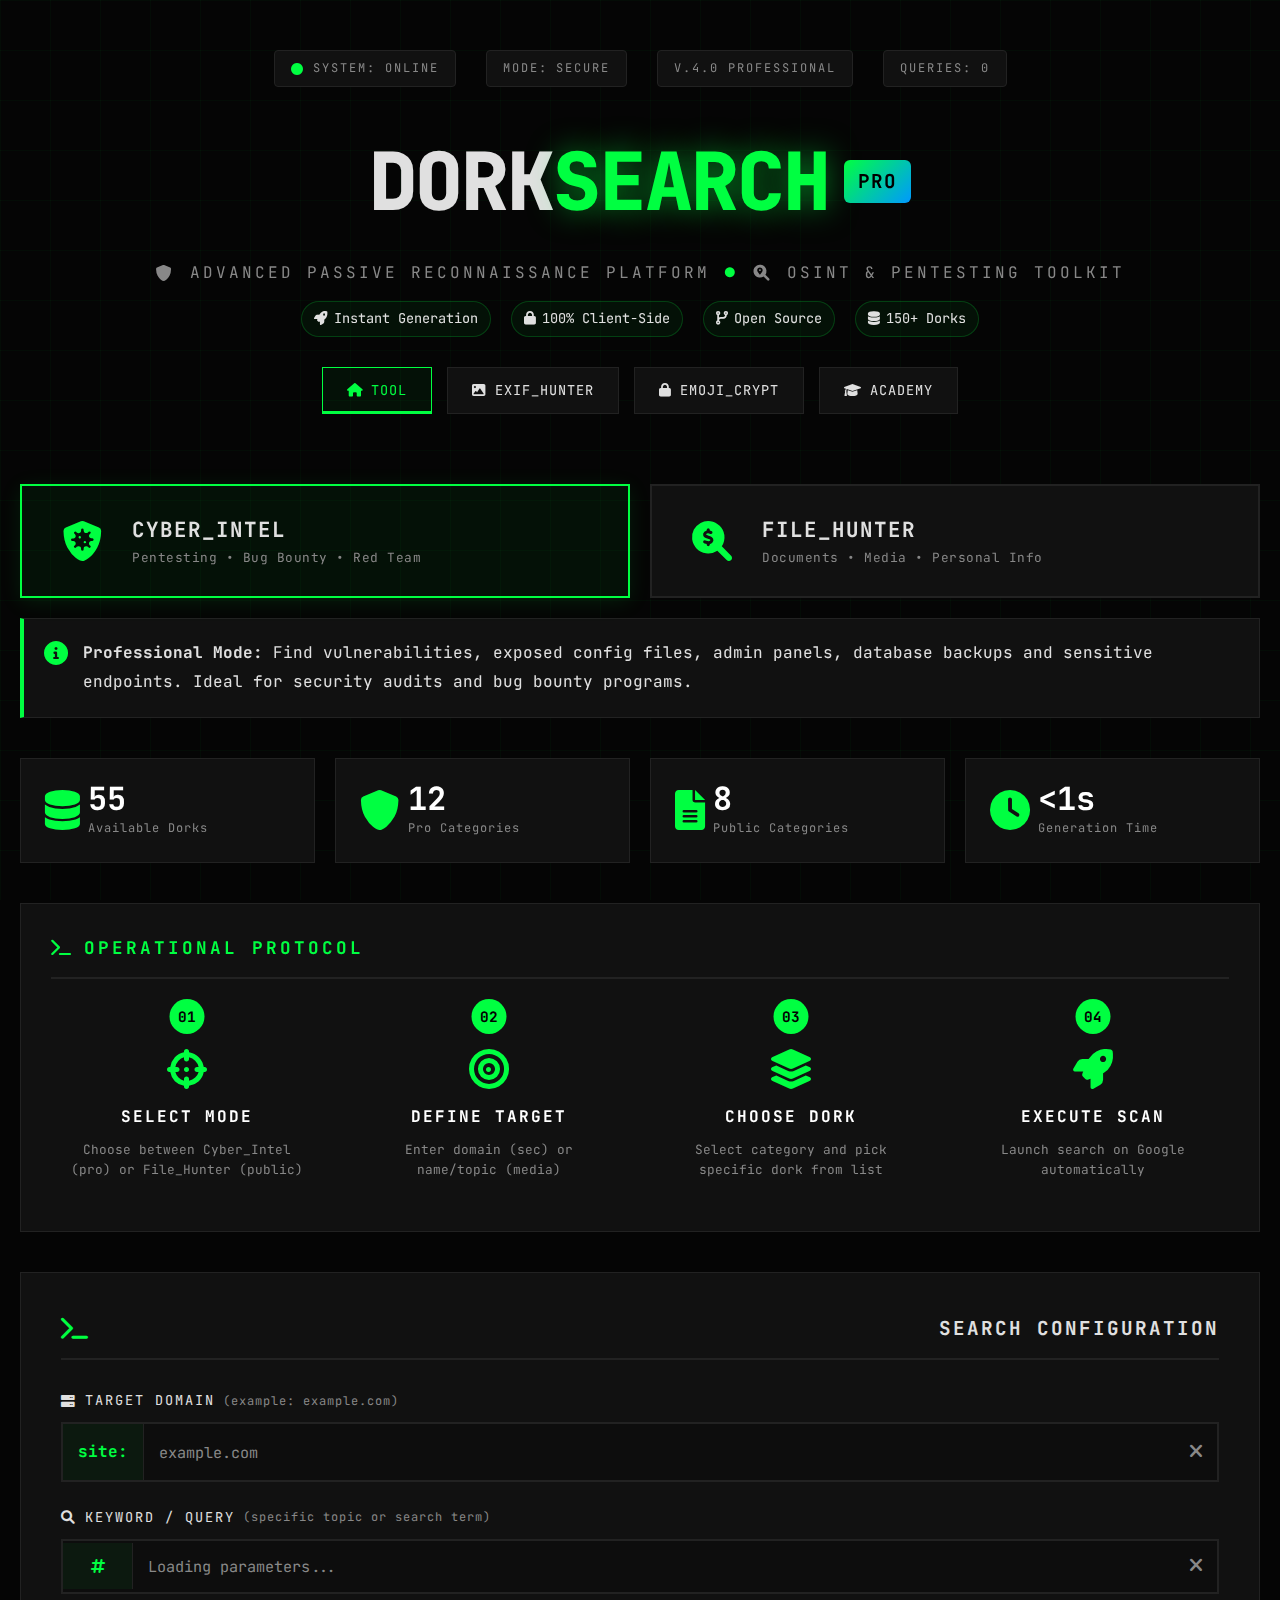
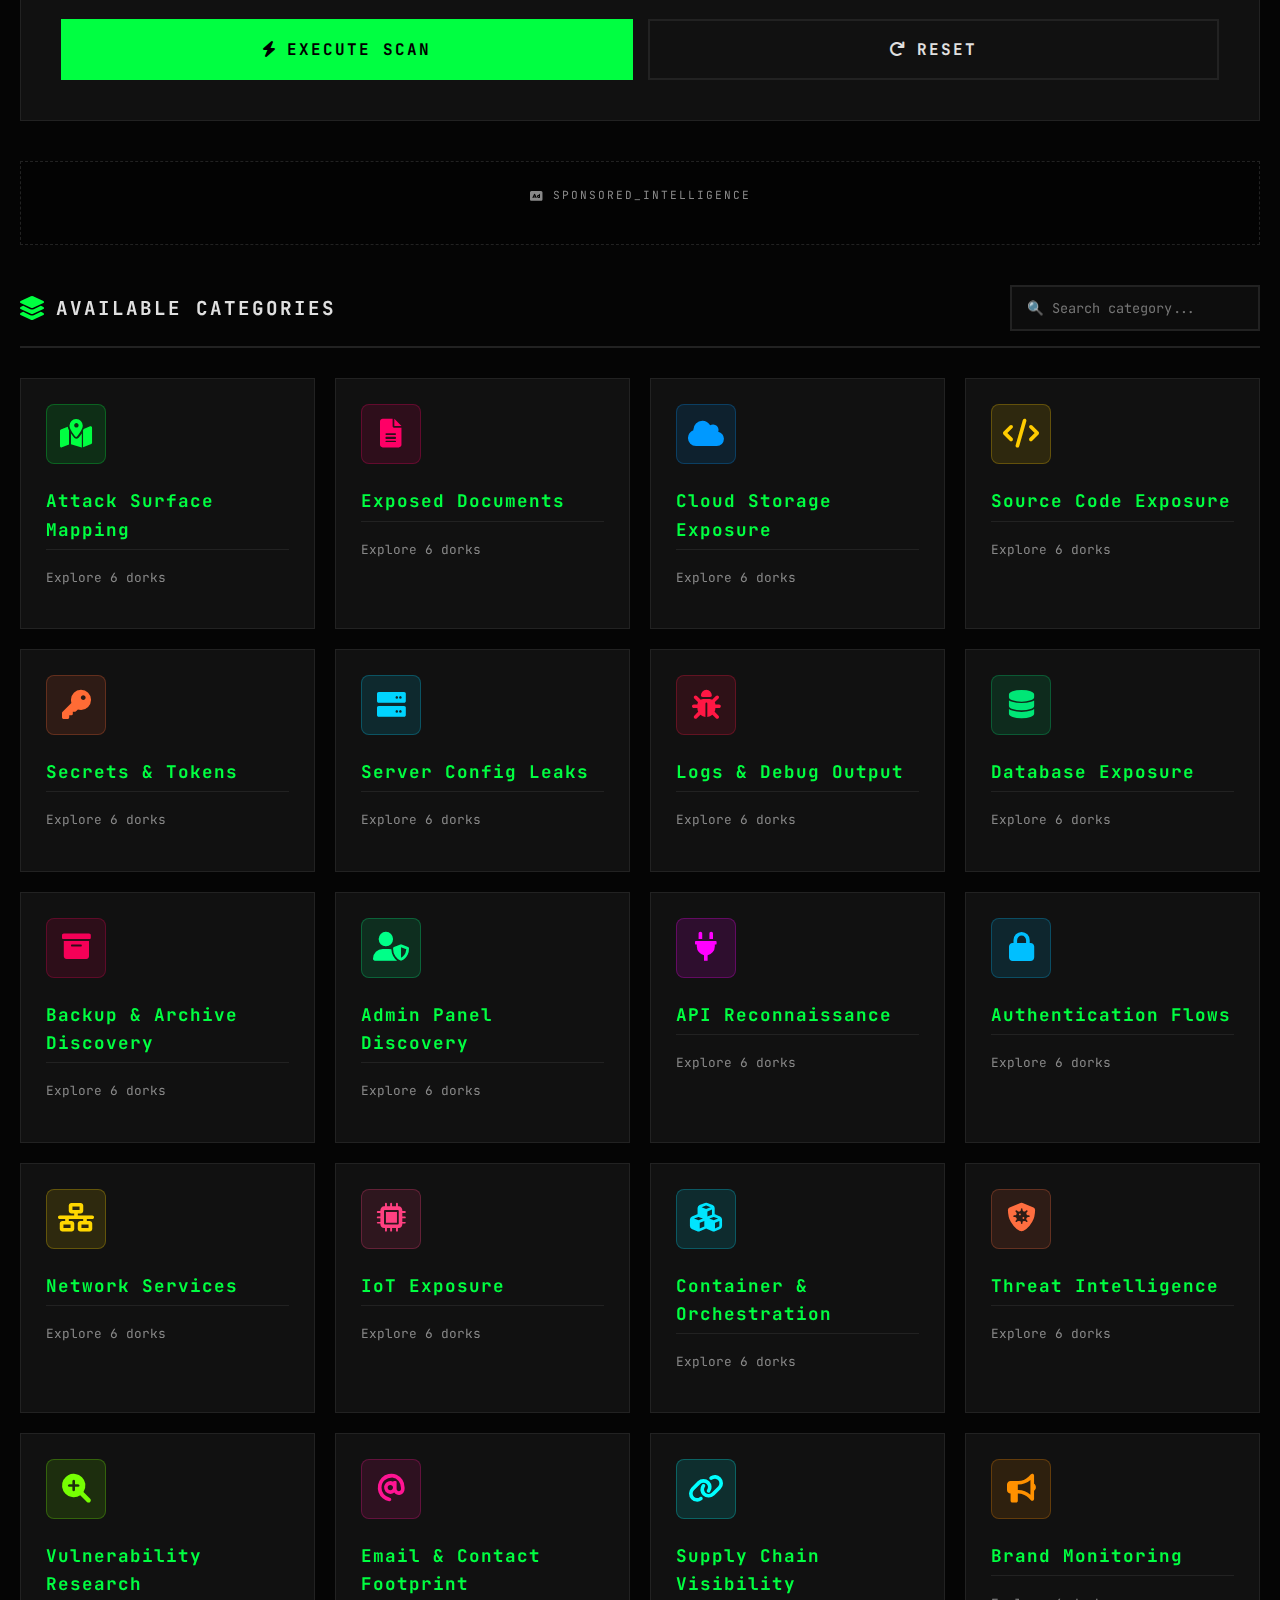
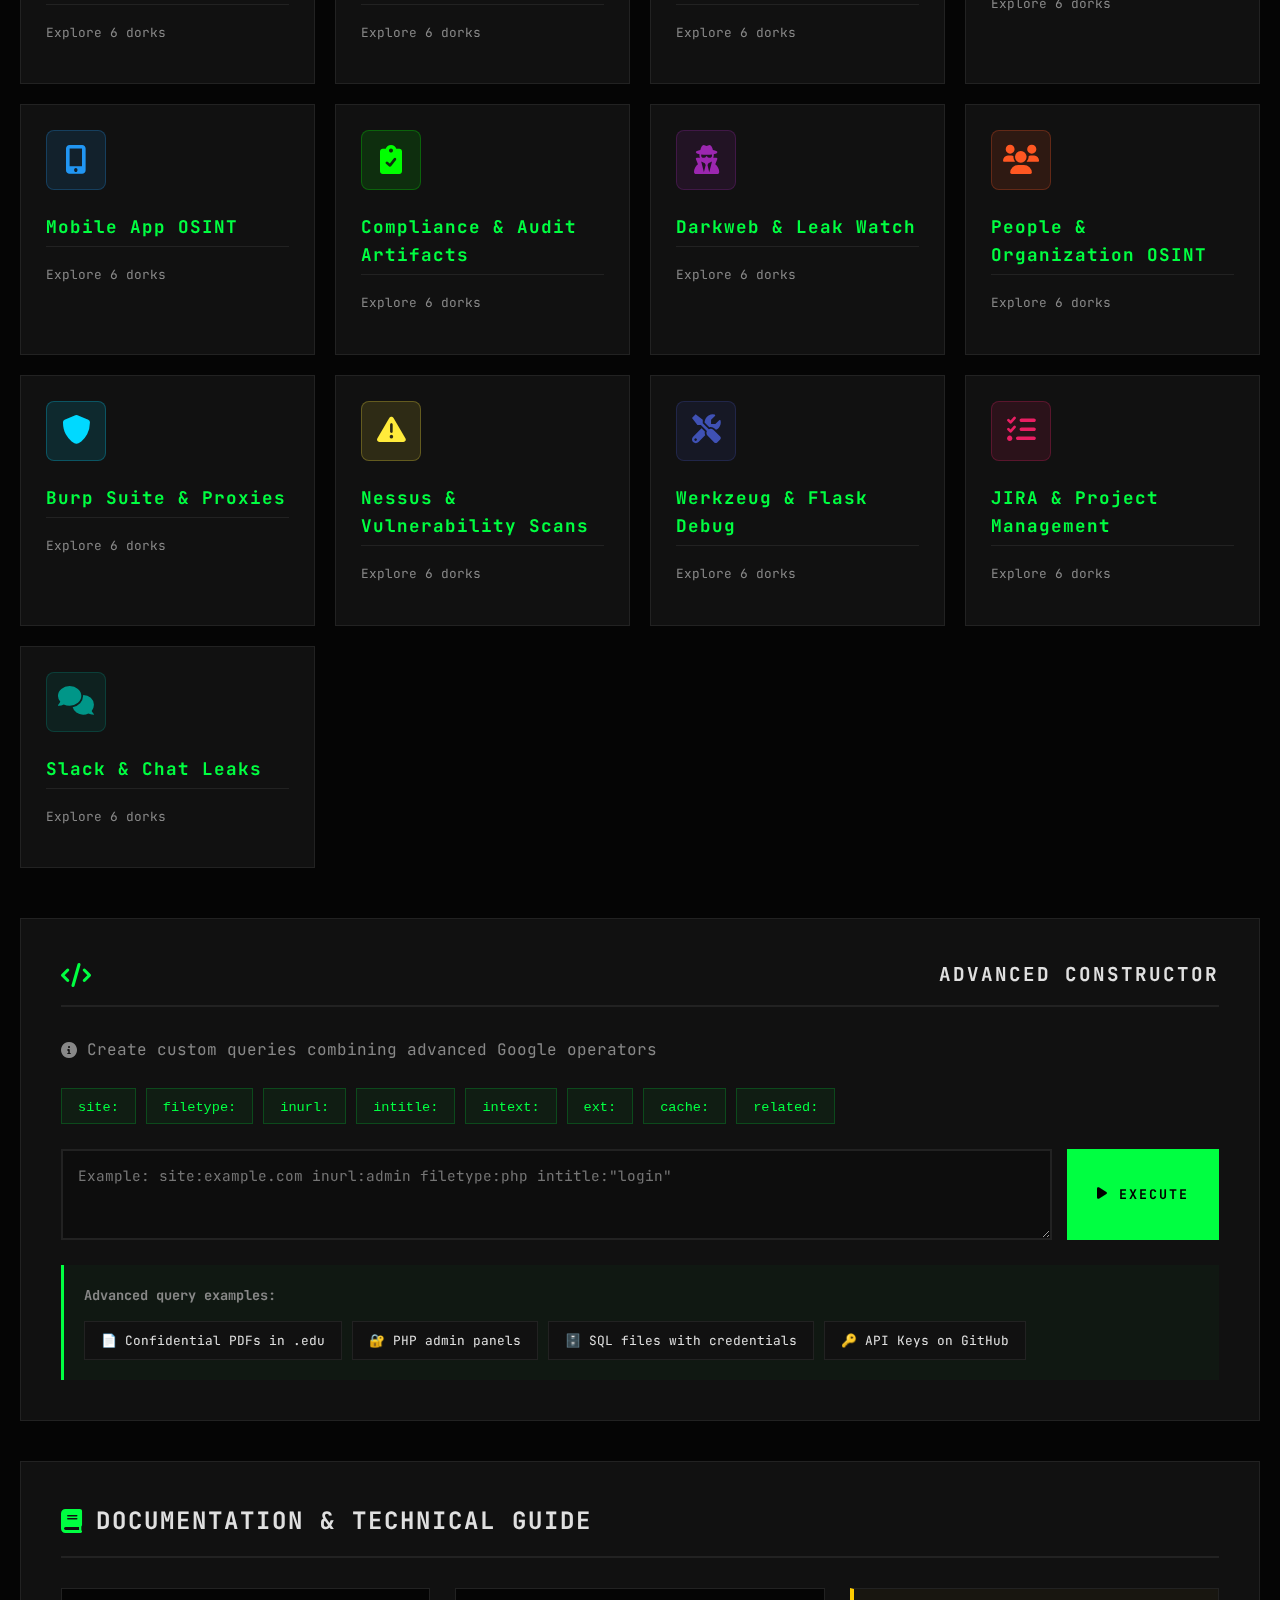
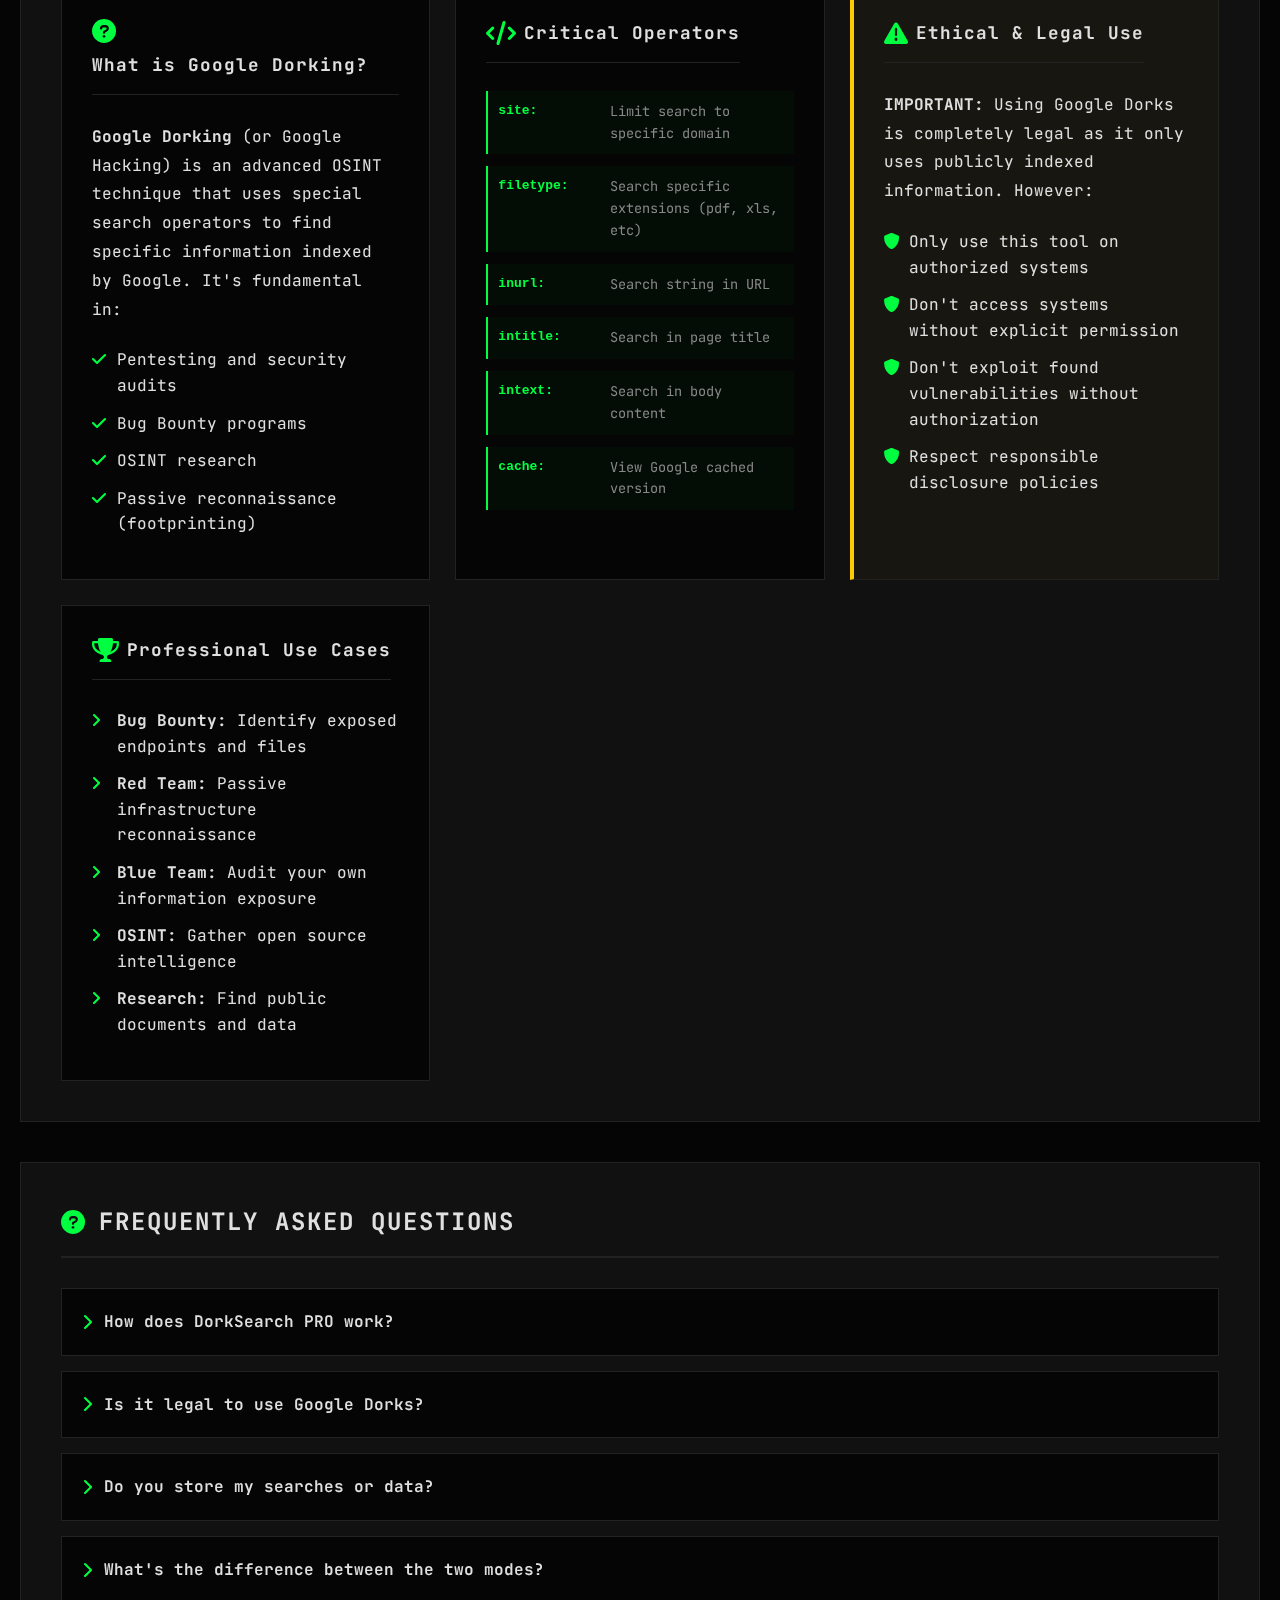
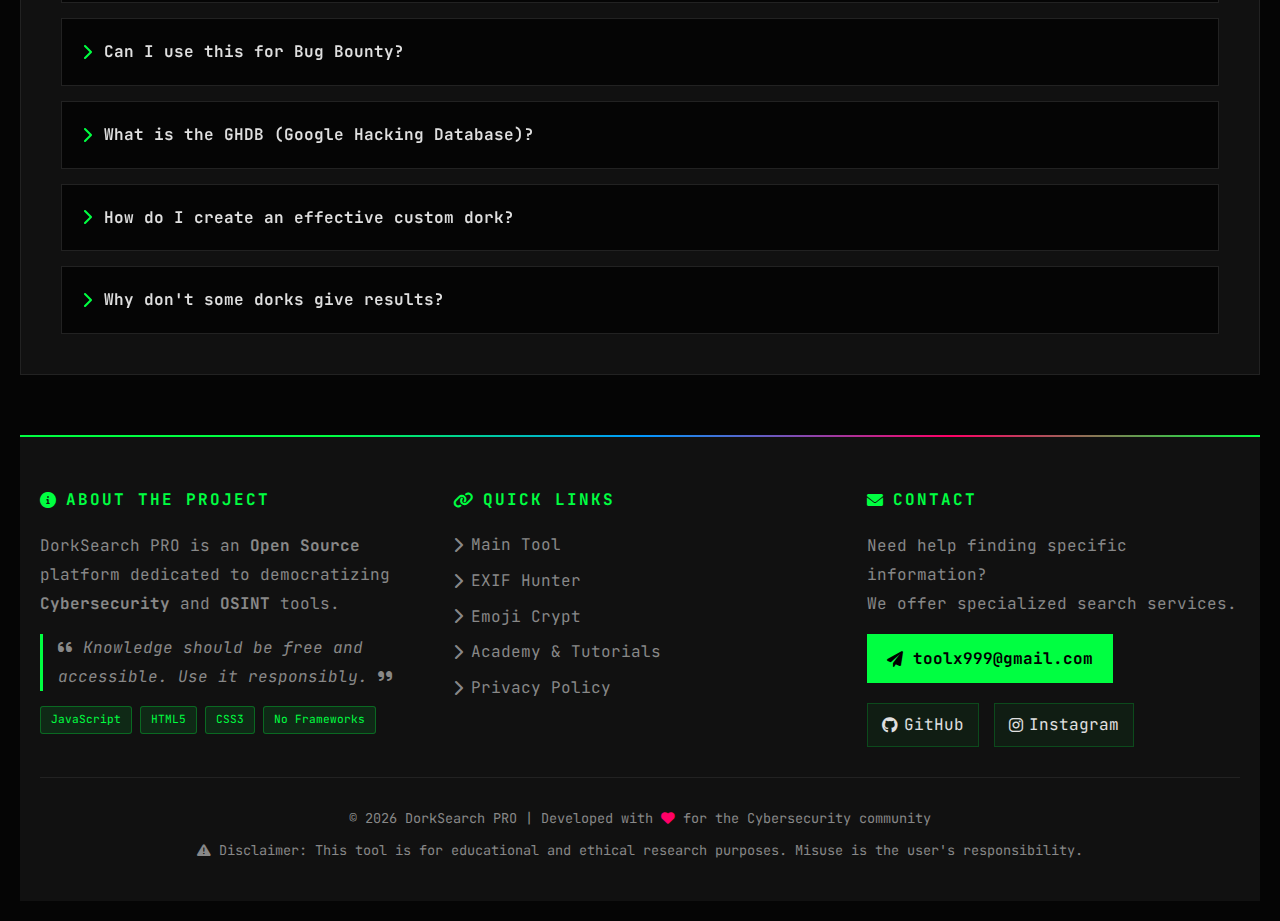
<file: index.html>
<!DOCTYPE html>
<html lang="en">
<head>
    <script async src="https://pagead2.googlesyndication.com/pagead/js/adsbygoogle.js?client=ca-pub-3469502188782084" crossorigin="anonymous"></script>
    <script async src="https://www.googletagmanager.com/gtag/js?id=G-MHWF85ZZ24"></script>
    <script>
      window.dataLayer = window.dataLayer || [];
      function gtag(){dataLayer.push(arguments);}
      gtag('js', new Date());
      gtag('config', 'G-MHWF85ZZ24');
    </script>

    <meta charset="UTF-8">
    <meta name="viewport" content="width=device-width, initial-scale=1.0">
    <meta http-equiv="X-UA-Compatible" content="IE=edge">
    
    <title>DorkSearch PRO v4.0 - Advanced Google Dorks Generator | OSINT & Security</title>
    <meta name="title" content="Google Dorks Generator: Professional OSINT Tool | DorkSearch PRO">
    <meta name="description" content="The ultimate Google Dorking tool. Generate advanced dorks for pentesting, OSINT and information gathering. 100% private and free.">
    
    <meta name="keywords" content="google dorks, google hacking database, osint tool, dorking, cybersecurity audit, penetration testing, ethical hacking, security research, google search operators, information gathering, reconnaissance tool, ghdb">
    <meta name="author" content="DorkSearch PRO">
    <meta name="robots" content="index, follow, max-image-preview:large, max-snippet:-1, max-video-preview:-1">
    
    <link rel="canonical" href="https://dorksearch.pro/">

    <meta property="og:type" content="website">
    <meta property="og:url" content="https://dorksearch.pro/">
    <meta property="og:title" content="DorkSearch PRO v4.0 - Advanced Google Dorks Generator">
    <meta property="og:description" content="Professional Google Dorking tool for pentesting and OSINT. Find exposed information, sensitive files and vulnerabilities.">
    <meta property="og:image" content="https://dorksearch.pro/og-image.png">

    <link rel="icon" href="data:image/svg+xml,<svg xmlns=%22http://www.w3.org/2000/svg%22 viewBox=%220 0 100 100%22><text y=%22.9em%22 font-size=%2290%22>🔍</text></svg>">
 
    <link rel="preconnect" href="https://fonts.googleapis.com">
    <link rel="preconnect" href="https://fonts.gstatic.com" crossorigin>
    <link href="https://fonts.googleapis.com/css2?family=Share+Tech+Mono&family=JetBrains+Mono:wght@400;600&display=swap" rel="stylesheet">
    
    <link rel="stylesheet" href="https://cdnjs.cloudflare.com/ajax/libs/font-awesome/6.0.0/css/all.min.css">
    <link rel="stylesheet" href="style.css">

    <script type="application/ld+json">
    {
      "@context": "https://schema.org",
      "@type": "WebApplication",
      "name": "DorkSearch PRO",
      "description": "Professional Google Dorking tool for pentesting and OSINT",
      "url": "https://dorksearch.pro/",
      "applicationCategory": "SecurityApplication",
      "operatingSystem": "Any",
      "offers": {
        "@type": "Offer",
        "price": "0",
        "priceCurrency": "USD"
      }
    }
    </script>
</head>
<body>
    <div class="grid-overlay"></div>
    <div class="particles-bg" id="particles"></div>

    <div class="container">
        <header>
            <div class="status-bar">
                <span class="status-item"><i class="fas fa-circle pulse-green"></i> SYSTEM: ONLINE</span>
                <span class="status-item">MODE: <span id="status-mode">SECURE</span></span>
                <span class="status-item">V.4.0 PROFESSIONAL</span>
                <span class="status-item" id="query-counter">QUERIES: 0</span>
            </div>

            <div class="header-content">
                <h1 class="main-title">
                    <span class="glitch" data-text="DORKSEARCH">DORK<span class="highlight">SEARCH</span></span>
                    <span class="pro-badge">PRO</span>
                </h1>
                
                <p class="subtitle">
                    <i class="fas fa-shield-alt"></i> ADVANCED PASSIVE RECONNAISSANCE PLATFORM
                    <span class="separator">●</span>
                    <i class="fas fa-search-location"></i> OSINT & PENTESTING TOOLKIT
                </p>
                <p class="tagline">
                    <span class="tag-item"><i class="fas fa-rocket"></i> Instant Generation</span>
                    <span class="tag-item"><i class="fas fa-lock"></i> 100% Client-Side</span>
                    <span class="tag-item"><i class="fas fa-code-branch"></i> Open Source</span>
                    <span class="tag-item"><i class="fas fa-database"></i> 150+ Dorks</span>
                </p>
            </div>
            
            <nav class="main-nav">
                <a href="index.html" class="nav-item active">
                    <i class="fas fa-home"></i> TOOL
                </a>
                <a href="meta-extractor.html" class="nav-item">
                    <i class="fas fa-image"></i> EXIF_HUNTER
                </a>
                <a href="emoji-crypt.html" class="nav-item">
                    <i class="fas fa-lock"></i> EMOJI_CRYPT
                </a>
                <a href="academy/index.html" class="nav-item">
                    <i class="fas fa-graduation-cap"></i> ACADEMY
                </a>
            </nav>
        </header>

        <main>
            <div class="mode-switcher-container">
                <div class="mode-switcher">
                    <button id="btn-sec" class="mode-btn active" data-mode="sec">
                        <div class="mode-icon">
                            <i class="fas fa-shield-virus"></i>
                        </div>
                        <div class="mode-info">
                            <h3>CYBER_INTEL</h3>
                            <p>Pentesting • Bug Bounty • Red Team</p>
                        </div>
                    </button>
                    
                    <button id="btn-media" class="mode-btn" data-mode="media">
                        <div class="mode-icon">
                            <i class="fas fa-search-dollar"></i>
                        </div>
                        <div class="mode-info">
                            <h3>FILE_HUNTER</h3>
                            <p>Documents • Media • Personal Info</p>
                        </div>
                    </button>
                </div>
                
                <div class="mode-description" id="mode-description">
                    <div id="desc-sec" class="description-content active">
                        <i class="fas fa-info-circle"></i>
                        <p><strong>Professional Mode:</strong> Find vulnerabilities, exposed config files, admin panels, database backups and sensitive endpoints. Ideal for security audits and bug bounty programs.</p>
                    </div>
                    <div id="desc-media" class="description-content">
                        <i class="fas fa-info-circle"></i>
                        <p><strong>Personal Search Mode:</strong> Locate public documents, people information, multimedia files, contact data and specific content on the web. Perfect for personal research and basic OSINT.</p>
                    </div>
                </div>
            </div>

            <div class="stats-container">
                <div class="stat-card">
                    <i class="fas fa-database"></i>
                    <div class="stat-info">
                        <span class="stat-number" id="total-dorks">150+</span>
                        <span class="stat-label">Available Dorks</span>
                    </div>
                </div>
                <div class="stat-card">
                    <i class="fas fa-shield-alt"></i>
                    <div class="stat-info">
                        <span class="stat-number">12</span>
                        <span class="stat-label">Pro Categories</span>
                    </div>
                </div>
                <div class="stat-card">
                    <i class="fas fa-file-alt"></i>
                    <div class="stat-info">
                        <span class="stat-number">8</span>
                        <span class="stat-label">Public Categories</span>
                    </div>
                </div>
                <div class="stat-card">
                    <i class="fas fa-clock"></i>
                    <div class="stat-info">
                        <span class="stat-number">&lt;1s</span>
                        <span class="stat-label">Generation Time</span>
                    </div>
                </div>
            </div>

            <section class="instructions-panel">
                <div class="panel-header">
                    <i class="fas fa-terminal"></i> OPERATIONAL PROTOCOL
                </div>
                <div class="steps-grid">
                    <div class="step">
                        <div class="step-number">01</div>
                        <i class="fas fa-crosshairs"></i>
                        <h4>SELECT MODE</h4>
                        <p>Choose between Cyber_Intel (pro) or File_Hunter (public)</p>
                    </div>
                    <div class="step">
                        <div class="step-number">02</div>
                        <i class="fas fa-bullseye"></i>
                        <h4>DEFINE TARGET</h4>
                        <p>Enter domain (sec) or name/topic (media)</p>
                    </div>
                    <div class="step">
                        <div class="step-number">03</div>
                        <i class="fas fa-layer-group"></i>
                        <h4>CHOOSE DORK</h4>
                        <p>Select category and pick specific dork from list</p>
                    </div>
                    <div class="step">
                        <div class="step-number">04</div>
                        <i class="fas fa-rocket"></i>
                        <h4>EXECUTE SCAN</h4>
                        <p>Launch search on Google automatically</p>
                    </div>
                </div>
            </section>

            <section class="input-section" aria-label="Search Configuration">
                <div class="section-header">
                    <i class="fas fa-terminal"></i>
                    <h3>SEARCH CONFIGURATION</h3>
                </div>
                
                <div class="input-container">
                    <div id="domain-group" class="input-group">
                        <label for="target">
                            <i class="fas fa-server"></i> TARGET DOMAIN
                            <span class="label-hint">(example: example.com)</span>
                        </label>
                        <div class="input-wrapper">
                            <span class="prefix">site:</span>
                            <input type="text" 
                                   id="target" 
                                   placeholder="example.com" 
                                   autocomplete="off"
                                   aria-label="Enter target domain">
                            <button class="clear-btn" onclick="clearInput('target')" title="Clear">
                                <i class="fas fa-times"></i>
                            </button>
                        </div>
                    </div>
                    
                    <div class="input-group">
                        <label for="keyword-input">
                            <i class="fas fa-search"></i> KEYWORD / QUERY
                            <span class="label-hint" id="keyword-hint">(specific topic or search term)</span>
                        </label>
                        <div class="input-wrapper">
                            <span class="prefix"><i class="fas fa-hashtag"></i></span>
                            <input type="text" 
                                   id="keyword-input" 
                                   placeholder="Loading parameters..." 
                                   autocomplete="off"
                                   aria-label="Enter search keyword">
                            <button class="clear-btn" onclick="clearInput('keyword-input')" title="Clear">
                                <i class="fas fa-times"></i>
                            </button>
                        </div>
                    </div>

                    <div class="button-group">
                        <button onclick="runQuickSearch()" class="scan-btn primary">
                            <i class="fas fa-bolt"></i> 
                            <span id="scan-text">EXECUTE SCAN</span>
                        </button>
                        <button onclick="clearAllInputs()" class="scan-btn secondary">
                            <i class="fas fa-redo"></i> 
                            RESET
                        </button>
                    </div>
                    
                    <div id="query-preview" class="query-box hidden">
                        <div class="query-header">
                            <span class="query-label">
                                <i class="fas fa-code"></i> GENERATED QUERY:
                            </span>
                            <button id="copy-btn" onclick="copyQuery()" title="Copy query">
                                <i class="fas fa-copy"></i> COPY
                            </button>
                        </div>
                        <code id="query-text">waiting for input...</code>
                    </div>
                </div>
            </section>

            <div class="ad-container">
                <p class="ad-label"><i class="fas fa-ad"></i> SPONSORED_INTELLIGENCE</p>
                <script async="async" data-cfasync="false" src="https://pl28558446.effectivegatecpm.com/e81d07d58d502a501a18f60e43a6de72/invoke.js"></script>
                <div id="container-e81d07d58d502a501a18f60e43a6de72"></div>
            </div>

            <section class="dorks-section">
                <div class="section-header">
                    <div>
                        <i class="fas fa-layer-group"></i>
                        <h3 id="dorks-title">AVAILABLE CATEGORIES</h3>
                    </div>
                    <div class="filter-controls">
                        <input type="text" 
                               id="search-dorks" 
                               placeholder="🔍 Search category..." 
                               onkeyup="filterDorks()"
                               class="search-dorks-input">
                    </div>
                </div>
                <div class="dorks-grid" id="dorks-container" aria-label="Google Dork Categories">
                    </div>
            </section>

            <div id="dork-modal" class="modal hidden">
                <div class="modal-content">
                    <div class="modal-header">
                        <h3 id="modal-title">SELECT DORK</h3>
                        <button class="modal-close" onclick="closeDorkModal()">
                            <i class="fas fa-times"></i>
                        </button>
                    </div>
                    <div class="modal-body" id="modal-body">
                        </div>
                </div>
            </div>

            <section class="custom-dork-section">
                <div class="section-header">
                    <i class="fas fa-code"></i>
                    <h3>ADVANCED CONSTRUCTOR</h3>
                </div>
                <p class="section-description">
                    <i class="fas fa-info-circle"></i> 
                    Create custom queries combining advanced Google operators
                </p>
                
                <div class="custom-builder">
                    <div class="operator-chips">
                        <button class="chip" onclick="insertOperator('site:')" title="Search in specific domain">
                            <code>site:</code>
                        </button>
                        <button class="chip" onclick="insertOperator('filetype:')" title="Search file type">
                            <code>filetype:</code>
                        </button>
                        <button class="chip" onclick="insertOperator('inurl:')" title="Search in URL">
                            <code>inurl:</code>
                        </button>
                        <button class="chip" onclick="insertOperator('intitle:')" title="Search in title">
                            <code>intitle:</code>
                        </button>
                        <button class="chip" onclick="insertOperator('intext:')" title="Search in text">
                            <code>intext:</code>
                        </button>
                        <button class="chip" onclick="insertOperator('ext:')" title="File extension">
                            <code>ext:</code>
                        </button>
                        <button class="chip" onclick="insertOperator('cache:')" title="View Google cache">
                            <code>cache:</code>
                        </button>
                        <button class="chip" onclick="insertOperator('related:')" title="Related sites">
                            <code>related:</code>
                        </button>
                    </div>
                    
                    <div class="custom-input-group">
                        <textarea id="custom-dork-input" 
                                  placeholder='Example: site:example.com inurl:admin filetype:php intitle:"login"' 
                                  rows="3"
                                  aria-label="Custom Dork Query"></textarea>
                        <button onclick="runCustomDork()" class="execute-btn" aria-label="Execute custom dork">
                            <i class="fas fa-play"></i> EXECUTE
                        </button>
                    </div>
                    
                    <div class="custom-examples">
                        <p><strong>Advanced query examples:</strong></p>
                        <div class="example-chips">
                            <button class="example-chip" onclick="loadExample('site:*.edu filetype:pdf intitle:&quot;confidential&quot;')">
                                📄 Confidential PDFs in .edu
                            </button>
                            <button class="example-chip" onclick="loadExample('inurl:admin intitle:login filetype:php')">
                                🔐 PHP admin panels
                            </button>
                            <button class="example-chip" onclick="loadExample('filetype:sql intext:password OR intext:username')">
                                🗄️ SQL files with credentials
                            </button>
                            <button class="example-chip" onclick="loadExample('site:github.com &quot;api_key&quot; OR &quot;API_SECRET&quot;')">
                                🔑 API Keys on GitHub
                            </button>
                        </div>
                    </div>
                </div>
            </section>

            <section class="history-section" id="history-section" style="display: none;">
                <div class="section-header">
                    <div>
                        <i class="fas fa-history"></i>
                        <h3>SEARCH HISTORY</h3>
                    </div>
                    <button onclick="clearHistory()" class="clear-history-btn">
                        <i class="fas fa-trash"></i> CLEAR
                    </button>
                </div>
                <div id="history-container" class="history-grid">
                    </div>
            </section>

            <section class="info-section">
                <h2><i class="fas fa-book"></i> DOCUMENTATION & TECHNICAL GUIDE</h2>
                
                <div class="info-grid">
                    <div class="info-card">
                        <div class="info-card-header">
                            <i class="fas fa-question-circle"></i>
                            <h3>What is Google Dorking?</h3>
                        </div>
                        <p><strong>Google Dorking</strong> (or Google Hacking) is an advanced OSINT technique that uses special search operators to find specific information indexed by Google. It's fundamental in:</p>
                        <ul>
                            <li><i class="fas fa-check"></i> Pentesting and security audits</li>
                            <li><i class="fas fa-check"></i> Bug Bounty programs</li>
                            <li><i class="fas fa-check"></i> OSINT research</li>
                            <li><i class="fas fa-check"></i> Passive reconnaissance (footprinting)</li>
                        </ul>
                    </div>

                    <div class="info-card">
                        <div class="info-card-header">
                            <i class="fas fa-code"></i>
                            <h3>Critical Operators</h3>
                        </div>
                        <div class="operators-grid">
                            <div class="operator-item">
                                <code>site:</code>
                                <span>Limit search to specific domain</span>
                            </div>
                            <div class="operator-item">
                                <code>filetype:</code>
                                <span>Search specific extensions (pdf, xls, etc)</span>
                            </div>
                            <div class="operator-item">
                                <code>inurl:</code>
                                <span>Search string in URL</span>
                            </div>
                            <div class="operator-item">
                                <code>intitle:</code>
                                <span>Search in page title</span>
                            </div>
                            <div class="operator-item">
                                <code>intext:</code>
                                <span>Search in body content</span>
                            </div>
                            <div class="operator-item">
                                <code>cache:</code>
                                <span>View Google cached version</span>
                            </div>
                        </div>
                    </div>

                    <div class="info-card highlight">
                        <div class="info-card-header">
                            <i class="fas fa-exclamation-triangle"></i>
                            <h3>Ethical & Legal Use</h3>
                        </div>
                        <p><strong>IMPORTANT:</strong> Using Google Dorks is completely legal as it only uses publicly indexed information. However:</p>
                        <ul class="warning-list">
                            <li><i class="fas fa-shield-alt"></i> Only use this tool on authorized systems</li>
                            <li><i class="fas fa-shield-alt"></i> Don't access systems without explicit permission</li>
                            <li><i class="fas fa-shield-alt"></i> Don't exploit found vulnerabilities without authorization</li>
                            <li><i class="fas fa-shield-alt"></i> Respect responsible disclosure policies</li>
                        </ul>
                    </div>

                    <div class="info-card">
                        <div class="info-card-header">
                            <i class="fas fa-trophy"></i>
                            <h3>Professional Use Cases</h3>
                        </div>
                        <ul>
                            <li><i class="fas fa-angle-right"></i> <strong>Bug Bounty:</strong> Identify exposed endpoints and files</li>
                            <li><i class="fas fa-angle-right"></i> <strong>Red Team:</strong> Passive infrastructure reconnaissance</li>
                            <li><i class="fas fa-angle-right"></i> <strong>Blue Team:</strong> Audit your own information exposure</li>
                            <li><i class="fas fa-angle-right"></i> <strong>OSINT:</strong> Gather open source intelligence</li>
                            <li><i class="fas fa-angle-right"></i> <strong>Research:</strong> Find public documents and data</li>
                        </ul>
                    </div>
                </div>
            </section>
        </main>

        <section class="faq-section">
            <h2><i class="fas fa-question-circle"></i> FREQUENTLY ASKED QUESTIONS</h2>
            
            <div class="faq-grid">
                <details class="faq-item">
                    <summary>
                        <i class="fas fa-chevron-right"></i>
                        How does DorkSearch PRO work?
                    </summary>
                    <p>DorkSearch PRO automates the creation of complex queries by combining Google operators (site:, filetype:, inurl:, etc.) according to the selected category. We process your input 100% in the browser and generate the optimized dork that you can then execute on Google.</p>
                </details>

                <details class="faq-item">
                    <summary>
                        <i class="fas fa-chevron-right"></i>
                        Is it legal to use Google Dorks?
                    </summary>
                    <p><strong>Yes, it's completely legal.</strong> Google Dorks only search information already publicly indexed by Google. However, <strong>accessing or exploiting</strong> systems without authorization is illegal. Use it only for authorized audits, permitted bug bounty, or ethical OSINT research.</p>
                </details>

                <details class="faq-item">
                    <summary>
                        <i class="fas fa-chevron-right"></i>
                        Do you store my searches or data?
                    </summary>
                    <p><strong>No. Never.</strong> DorkSearch PRO is 100% client-side. Everything processes in your browser, we don't send any data to external servers. Your privacy is absolute. History is saved locally in your browser (localStorage) and you can delete it anytime.</p>
                </details>

                <details class="faq-item">
                    <summary>
                        <i class="fas fa-chevron-right"></i>
                        What's the difference between the two modes?
                    </summary>
                    <p><strong>CYBER_INTEL:</strong> Designed for security professionals. Includes dorks to find vulnerabilities, config files, backups, admin panels, etc. <strong>FILE_HUNTER:</strong> For general users looking for documents, public information, multimedia content or contact data.</p>
                </details>

                <details class="faq-item">
                    <summary>
                        <i class="fas fa-chevron-right"></i>
                        Can I use this for Bug Bounty?
                    </summary>
                    <p><strong>Absolutely!</strong> Google Dorking is a fundamental reconnaissance technique in bug bounty. It helps you identify attack surface, exposed files, subdomains and vulnerable endpoints. Always verify you have program authorization before testing.</p>
                </details>

                <details class="faq-item">
                    <summary>
                        <i class="fas fa-chevron-right"></i>
                        What is the GHDB (Google Hacking Database)?
                    </summary>
                    <p>The <strong>GHDB</strong> is a repository maintained by Offensive Security that compiles thousands of dorks categorized by vulnerability type. DorkSearch PRO implements the most effective GHDB dorks and adds our own optimized categories.</p>
                </details>

                <details class="faq-item">
                    <summary>
                        <i class="fas fa-chevron-right"></i>
                        How do I create an effective custom dork?
                    </summary>
                    <p>Combine multiple operators to refine results. Example: <code>site:example.com filetype:pdf intitle:"confidential" -inurl:public</code> searches PDFs with "confidential" in title, excluding URLs containing "public". Use the advanced constructor to experiment.</p>
                </details>

                <details class="faq-item">
                    <summary>
                        <i class="fas fa-chevron-right"></i>
                        Why don't some dorks give results?
                    </summary>
                    <p>It may be due to: (1) The site doesn't have that type of indexed content, (2) Google has updated its index, (3) The site uses robots.txt blocking crawling, (4) Files are properly protected. This is normal and expected.</p>
                </details>
            </div>
        </section>

        <footer class="site-footer">
            <div class="footer-wave"></div>
            <div class="footer-container">
                <div class="footer-section about">
                    <h3><i class="fas fa-info-circle"></i> ABOUT THE PROJECT</h3>
                    <p>DorkSearch PRO is an <strong>Open Source</strong> platform dedicated to democratizing <strong>Cybersecurity</strong> and <strong>OSINT</strong> tools.</p>
                    <p class="quote"><i class="fas fa-quote-left"></i> Knowledge should be free and accessible. Use it responsibly. <i class="fas fa-quote-right"></i></p>
                    <div class="tech-stack">
                        <span class="tech-badge">JavaScript</span>
                        <span class="tech-badge">HTML5</span>
                        <span class="tech-badge">CSS3</span>
                        <span class="tech-badge">No Frameworks</span>
                    </div>
                </div>
                
                <div class="footer-section links">
                    <h3><i class="fas fa-link"></i> QUICK LINKS</h3>
                    <ul>
                        <li><a href="index.html"><i class="fas fa-chevron-right"></i> Main Tool</a></li>
                        <li><a href="meta-extractor.html"><i class="fas fa-chevron-right"></i> EXIF Hunter</a></li>
                        <li><a href="emoji-crypt.html"><i class="fas fa-chevron-right"></i> Emoji Crypt</a></li>
                        <li><a href="academy/index.html"><i class="fas fa-chevron-right"></i> Academy & Tutorials</a></li>
                        <li><a href="privacy.html"><i class="fas fa-chevron-right"></i> Privacy Policy</a></li>
                    </ul>
                </div>
                
                <div class="footer-section contact">
                    <h3><i class="fas fa-envelope"></i> CONTACT</h3>
                    <p>Need help finding specific information?<br>We offer specialized search services.</p>
                    <a href="toolx999@gmail.com" class="contact-btn">
                        <i class="fas fa-paper-plane"></i> toolx999@gmail.com
                    </a>
                    <div class="social-links">
                        <a href="https://github.com/avighna28/dork_Tool" target="_blank" rel="noopener" class="social-link">
                            <i class="fab fa-github"></i> GitHub
                        </a>
                        <a href="https://www.instagram.com/strings_args/" target="_blank" rel="noopener" class="social-link">
                            <i class="fab fa-instagram"></i> Instagram
                        </a>
                    </div>
                </div>
            </div>
            
            <div class="footer-bottom">
                <p>© 2026 DorkSearch PRO | Developed with <i class="fas fa-heart pulse"></i> for the Cybersecurity community</p>
                <p class="disclaimer">
                    <i class="fas fa-exclamation-triangle"></i> 
                    Disclaimer: This tool is for educational and ethical research purposes. Misuse is the user's responsibility.
                </p>
            </div>
        </footer>
    </div>

    <button id="scroll-top" onclick="scrollToTop()" title="Back to top">
        <i class="fas fa-arrow-up"></i>
    </button>

    <div id="toast-container"></div>

    <script src="script.js"></script>
    
    <script>
        function createComet() {
            const container = document.body;
            const comet = document.createElement('div');
            comet.className = 'comet';

            // Random configuration
            const startPosPos = Math.random() * 100;
            const duration = 4 + Math.random() * 6;
            const size = 2 + Math.random() * 3;
            const tailLength = 80 + Math.random() * 150;

            // Apply dynamic styles
            comet.style.left = startPosPos + '%';
            comet.style.setProperty('--comet-duration', duration + 's');
            comet.style.setProperty('--comet-size', size + 'px');
            comet.style.setProperty('--tail-length', tailLength + 'px');

            container.appendChild(comet);

            // Remove after animation
            setTimeout(() => {
                comet.remove();
            }, duration * 1000);
        }

        function spawnComets() {
            createComet();
            setTimeout(spawnComets, 1500 + Math.random() * 3000);
        }

        // Start animation
        spawnComets();
    </script>
</body>
</html>
</file>
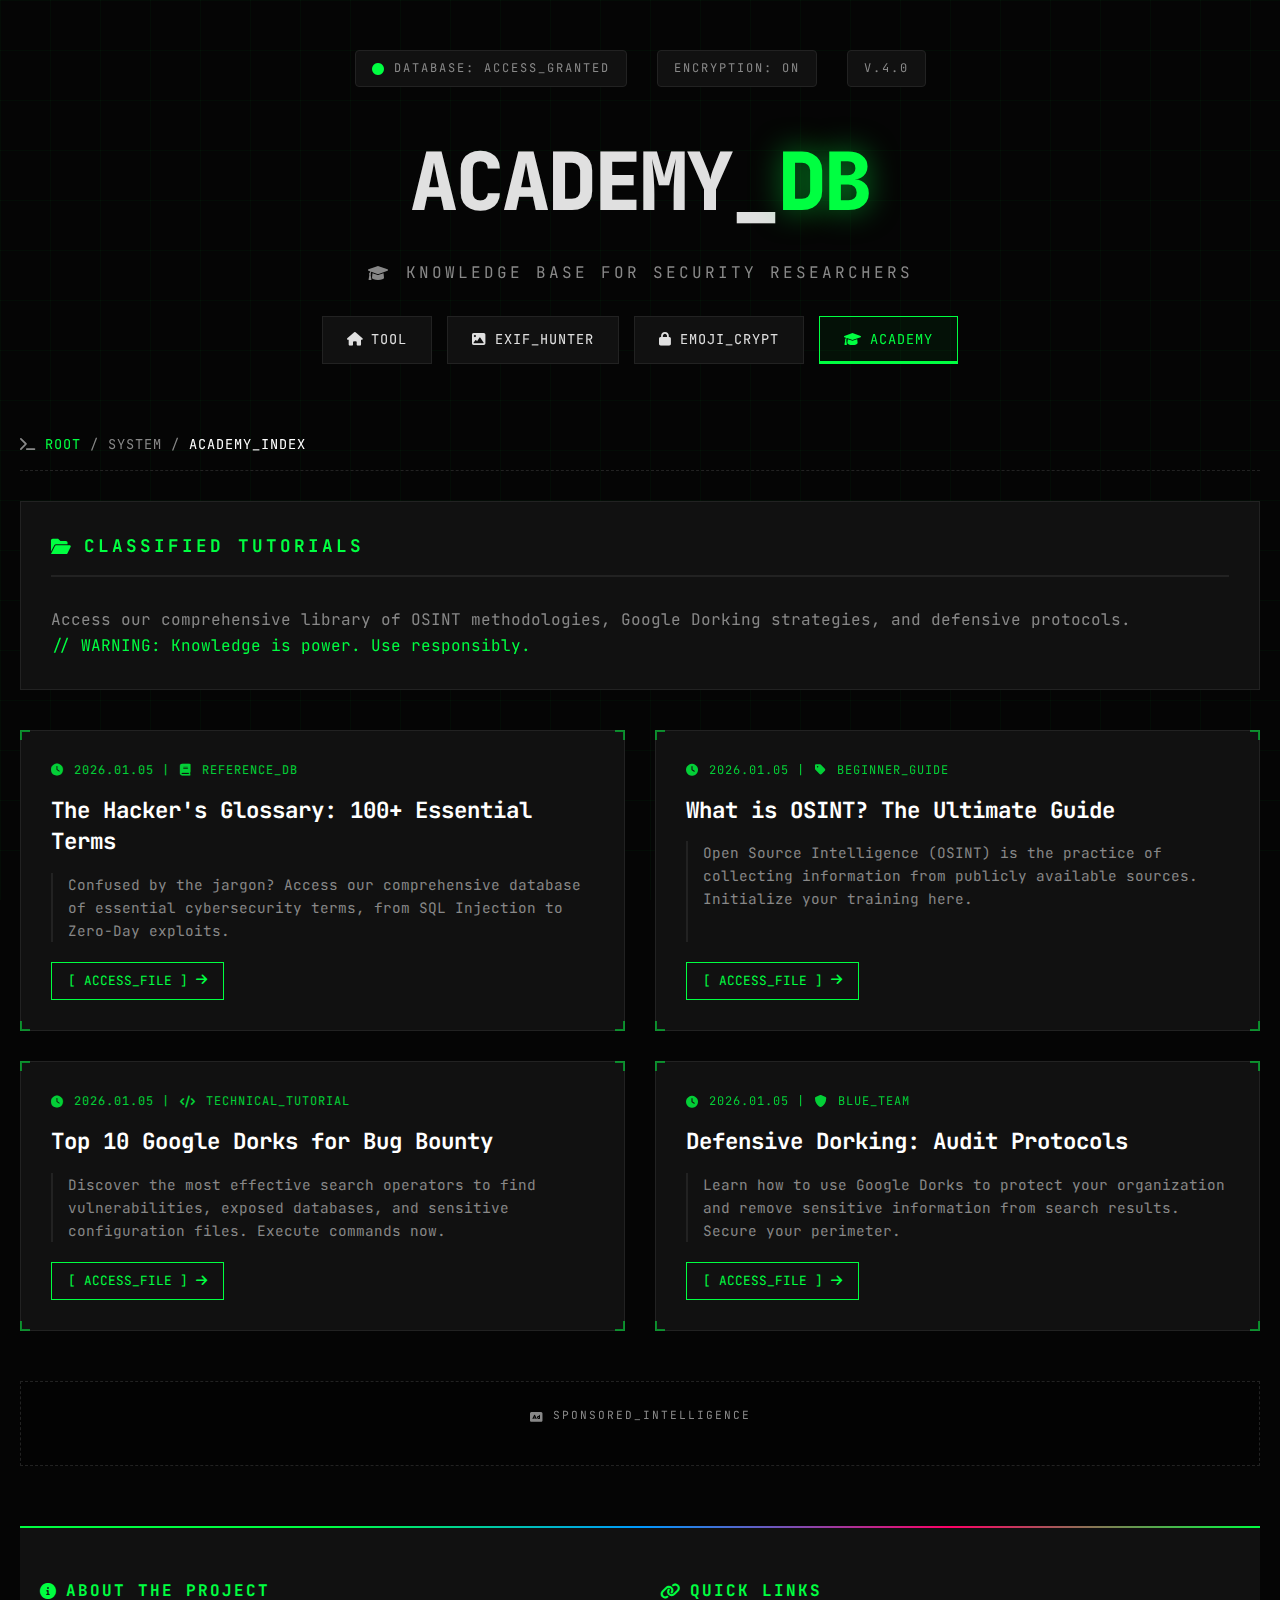
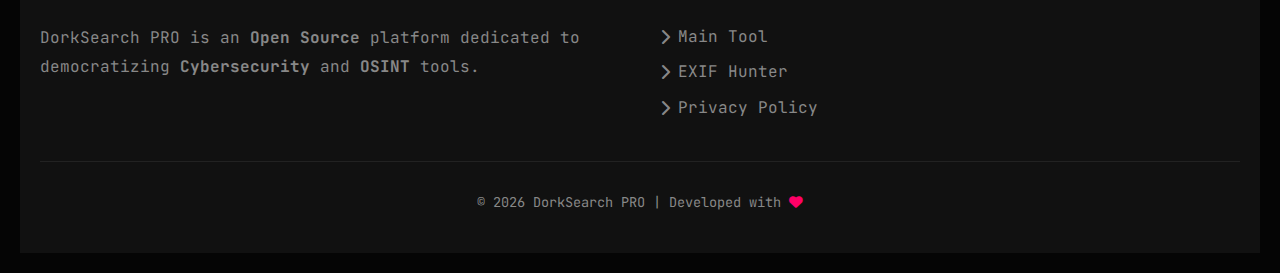
<file: academy/index.html>
<!DOCTYPE html>
<html lang="en">
<head>
    <script async src="https://pagead2.googlesyndication.com/pagead/js/adsbygoogle.js?client=ca-pub-3469502188782084" crossorigin="anonymous"></script>
    <script async src="https://www.googletagmanager.com/gtag/js?id=G-MHWF85ZZ24"></script>
    <script>
      window.dataLayer = window.dataLayer || [];
      function gtag(){dataLayer.push(arguments);}
      gtag('js', new Date());
      gtag('config', 'G-MHWF85ZZ24');
    </script>

    <meta charset="UTF-8">
    <meta name="viewport" content="width=device-width, initial-scale=1.0">
    <title>OSINT Academy - Cyber Intelligence Tutorials | DorkSearch PRO</title>
    <meta name="description" content="Learn OSINT techniques, Google Dorking advanced strategies, and cybersecurity research methods.">
    
    <link rel="preconnect" href="https://fonts.googleapis.com">
    <link rel="preconnect" href="https://fonts.gstatic.com" crossorigin>
    <link href="https://fonts.googleapis.com/css2?family=Share+Tech+Mono&family=JetBrains+Mono:wght@400;600&display=swap" rel="stylesheet">
    <link rel="stylesheet" href="https://cdnjs.cloudflare.com/ajax/libs/font-awesome/6.0.0/css/all.min.css">
    
    <link rel="stylesheet" href="../style.css">

    <style>
        /* ESTILOS ESPECÍFICOS PARA ACADEMY (Grid System) */
        
        .breadcrumb {
            color: var(--text-dim);
            margin-bottom: 30px;
            font-size: 0.85rem;
            letter-spacing: 1px;
            border-bottom: 1px dashed var(--border);
            padding-bottom: 15px;
        }
        .breadcrumb a {
            color: var(--primary);
            text-decoration: none;
            transition: 0.3s;
        }
        .breadcrumb a:hover { text-shadow: 0 0 5px var(--primary); }

        /* Layout de artículos en cuadrícula */
        .academy-grid {
            display: grid;
            grid-template-columns: repeat(auto-fill, minmax(400px, 1fr));
            gap: 30px;
            margin-bottom: 50px;
        }

        .article-card {
            background: var(--bg-card);
            border: 1px solid var(--border);
            padding: 30px;
            position: relative;
            transition: var(--transition);
            display: flex;
            flex-direction: column;
            height: 100%;
        }

        .article-card:hover {
            border-color: var(--primary);
            box-shadow: var(--shadow);
            transform: translateY(-5px);
        }

        /* Decoración de esquinas estilo Cyberpunk */
        .corner-decor {
            position: absolute;
            width: 10px; height: 10px;
            border: 2px solid var(--primary);
            transition: all 0.3s;
            opacity: 0.5;
        }
        .article-card:hover .corner-decor { opacity: 1; width: 20px; height: 20px; }
        
        .top-left { top: -1px; left: -1px; border-bottom: none; border-right: none; }
        .top-right { top: -1px; right: -1px; border-bottom: none; border-left: none; }
        .bottom-left { bottom: -1px; left: -1px; border-top: none; border-right: none; }
        .bottom-right { bottom: -1px; right: -1px; border-top: none; border-left: none; }

        .article-meta { 
            color: var(--primary); 
            font-size: 0.75rem; 
            margin-bottom: 15px; 
            letter-spacing: 1px;
            display: flex;
            align-items: center;
            gap: 10px;
            opacity: 0.8;
        }

        .article-card h2 { 
            margin-bottom: 15px; 
            font-size: 1.4rem; 
            line-height: 1.4;
        }
        
        .article-card h2 a { 
            color: var(--text-bright); 
            text-decoration: none; 
            transition: color 0.3s;
        }
        .article-card h2 a:hover { color: var(--primary); }

        .article-excerpt { 
            color: var(--text-dim); 
            line-height: 1.6; 
            font-size: 0.9rem;
            flex-grow: 1; /* Empuja el botón hacia abajo */
            margin-bottom: 20px;
            border-left: 2px solid var(--border);
            padding-left: 15px;
        }

        .read-btn {
            align-self: flex-start;
            padding: 8px 16px;
            background: transparent;
            border: 1px solid var(--primary);
            color: var(--primary);
            font-family: inherit;
            font-size: 0.8rem;
            cursor: pointer;
            text-decoration: none;
            transition: var(--transition);
            display: inline-flex;
            align-items: center;
            gap: 8px;
        }

        .read-btn:hover {
            background: var(--primary);
            color: #000;
            box-shadow: 0 0 10px rgba(0, 255, 65, 0.2);
        }

        @media (max-width: 768px) {
            .academy-grid { grid-template-columns: 1fr; }
        }
    </style>
</head>
<body>
    <div class="grid-overlay"></div>
    <div class="particles-bg"></div>

    <div class="container">
        
        <header>
            <div class="status-bar">
                <span class="status-item"><i class="fas fa-circle pulse-green"></i> DATABASE: ACCESS_GRANTED</span>
                <span class="status-item">ENCRYPTION: ON</span>
                <span class="status-item">V.4.0</span>
            </div>

            <div class="header-content">
                <h1 class="main-title">
                    <span class="glitch" data-text="ACADEMY">ACADEMY_<span class="highlight">DB</span></span>
                </h1>
                <p class="subtitle">
                    <i class="fas fa-graduation-cap"></i> KNOWLEDGE BASE FOR SECURITY RESEARCHERS
                </p>
            </div>
            
            <nav class="main-nav">
                <a href="../index.html" class="nav-item">
                    <i class="fas fa-home"></i> TOOL
                </a>
                <a href="../meta-extractor.html" class="nav-item">
                    <i class="fas fa-image"></i> EXIF_HUNTER
                </a>
                <a href="../emoji-crypt.html" class="nav-item">
                    <i class="fas fa-lock"></i> EMOJI_CRYPT
                </a>
                <a href="index.html" class="nav-item active">
                    <i class="fas fa-graduation-cap"></i> ACADEMY
                </a>
            </nav>
        </header>

        <main>
            <div class="breadcrumb">
                <i class="fas fa-terminal"></i> <a href="../index.html">ROOT</a> / SYSTEM / <span style="color: var(--text-bright);">ACADEMY_INDEX</span>
            </div>

            <section class="instructions-panel" style="margin-bottom: 40px;">
                <div class="panel-header">
                    <i class="fas fa-folder-open"></i> CLASSIFIED TUTORIALS
                </div>
                <div class="info-grid">
                    <p style="color: var(--text-dim);">
                        Access our comprehensive library of OSINT methodologies, Google Dorking strategies, and defensive protocols. <br>
                        <span style="color: var(--primary);">// WARNING: Knowledge is power. Use responsibly.</span>
                    </p>
                </div>
            </section>

            <div class="academy-grid">
                
                <article class="article-card">
                    <div class="corner-decor top-left"></div>
                    <div class="corner-decor top-right"></div>
                    <div class="corner-decor bottom-left"></div>
                    <div class="corner-decor bottom-right"></div>

                    <div class="article-meta">
                        <i class="fas fa-clock"></i> 2026.01.05 | <i class="fas fa-book"></i> REFERENCE_DB
                    </div>
                    <h2><a href="glossary.html">The Hacker's Glossary: 100+ Essential Terms</a></h2>
                    <p class="article-excerpt">Confused by the jargon? Access our comprehensive database of essential cybersecurity terms, from SQL Injection to Zero-Day exploits.</p>
                    <a href="glossary.html" class="read-btn">
                        [ ACCESS_FILE ] <i class="fas fa-arrow-right"></i>
                    </a>
                </article>

                <article class="article-card">
                    <div class="corner-decor top-left"></div>
                    <div class="corner-decor top-right"></div>
                    <div class="corner-decor bottom-left"></div>
                    <div class="corner-decor bottom-right"></div>

                    <div class="article-meta">
                        <i class="fas fa-clock"></i> 2026.01.05 | <i class="fas fa-tag"></i> BEGINNER_GUIDE
                    </div>
                    <h2><a href="what-is-osint.html">What is OSINT? The Ultimate Guide</a></h2>
                    <p class="article-excerpt">Open Source Intelligence (OSINT) is the practice of collecting information from publicly available sources. Initialize your training here.</p>
                    <a href="what-is-osint.html" class="read-btn">
                        [ ACCESS_FILE ] <i class="fas fa-arrow-right"></i>
                    </a>
                </article>

                <article class="article-card">
                    <div class="corner-decor top-left"></div>
                    <div class="corner-decor top-right"></div>
                    <div class="corner-decor bottom-left"></div>
                    <div class="corner-decor bottom-right"></div>

                    <div class="article-meta">
                        <i class="fas fa-clock"></i> 2026.01.05 | <i class="fas fa-code"></i> TECHNICAL_TUTORIAL
                    </div>
                    <h2><a href="top-10-dorks.html">Top 10 Google Dorks for Bug Bounty</a></h2>
                    <p class="article-excerpt">Discover the most effective search operators to find vulnerabilities, exposed databases, and sensitive configuration files. Execute commands now.</p>
                    <a href="top-10-dorks.html" class="read-btn">
                        [ ACCESS_FILE ] <i class="fas fa-arrow-right"></i>
                    </a>
                </article>

                <article class="article-card">
                    <div class="corner-decor top-left"></div>
                    <div class="corner-decor top-right"></div>
                    <div class="corner-decor bottom-left"></div>
                    <div class="corner-decor bottom-right"></div>

                    <div class="article-meta">
                        <i class="fas fa-clock"></i> 2026.01.05 | <i class="fas fa-shield-alt"></i> BLUE_TEAM
                    </div>
                    <h2><a href="defensive-dorking.html">Defensive Dorking: Audit Protocols</a></h2>
                    <p class="article-excerpt">Learn how to use Google Dorks to protect your organization and remove sensitive information from search results. Secure your perimeter.</p>
                    <a href="defensive-dorking.html" class="read-btn">
                        [ ACCESS_FILE ] <i class="fas fa-arrow-right"></i>
                    </a>
                </article>

            </div>

            <div class="ad-container" style="margin-bottom: 50px;">
                <p class="ad-label"><i class="fas fa-ad"></i> SPONSORED_INTELLIGENCE</p>
                <script async="async" data-cfasync="false" src="https://pl28558446.effectivegatecpm.com/e81d07d58d502a501a18f60e43a6de72/invoke.js"></script>
                <div id="container-e81d07d58d502a501a18f60e43a6de72"></div>
            </div>

        </main>

        <footer class="site-footer">
            <div class="footer-wave"></div>
            <div class="footer-container">
                <div class="footer-section about">
                    <h3><i class="fas fa-info-circle"></i> ABOUT THE PROJECT</h3>
                    <p>DorkSearch PRO is an <strong>Open Source</strong> platform dedicated to democratizing <strong>Cybersecurity</strong> and <strong>OSINT</strong> tools.</p>
                </div>
                
                <div class="footer-section links">
                    <h3><i class="fas fa-link"></i> QUICK LINKS</h3>
                    <ul>
                        <li><a href="../index.html"><i class="fas fa-chevron-right"></i> Main Tool</a></li>
                        <li><a href="../meta-extractor.html"><i class="fas fa-chevron-right"></i> EXIF Hunter</a></li>
                        <li><a href="../privacy.html"><i class="fas fa-chevron-right"></i> Privacy Policy</a></li>
                    </ul>
                </div>
            </div>
            
            <div class="footer-bottom">
                <p>© 2026 DorkSearch PRO | Developed with <i class="fas fa-heart pulse"></i></p>
            </div>
        </footer>

    </div>

    <script>
        function createComet() {
            const container = document.body;
            const comet = document.createElement('div');
            comet.className = 'comet';
            const duration = 4 + Math.random() * 6;
            comet.style.left = Math.random() * 100 + '%';
            comet.style.setProperty('--comet-duration', duration + 's');
            comet.style.setProperty('--comet-size', (2 + Math.random() * 3) + 'px');
            comet.style.setProperty('--tail-length', (80 + Math.random() * 150) + 'px');
            container.appendChild(comet);
            setTimeout(() => comet.remove(), duration * 1000);
        }
        function spawnComets() {
            createComet();
            setTimeout(spawnComets, 1500 + Math.random() * 3000);
        }
        spawnComets();
    </script>

</body>
</html>
</file>
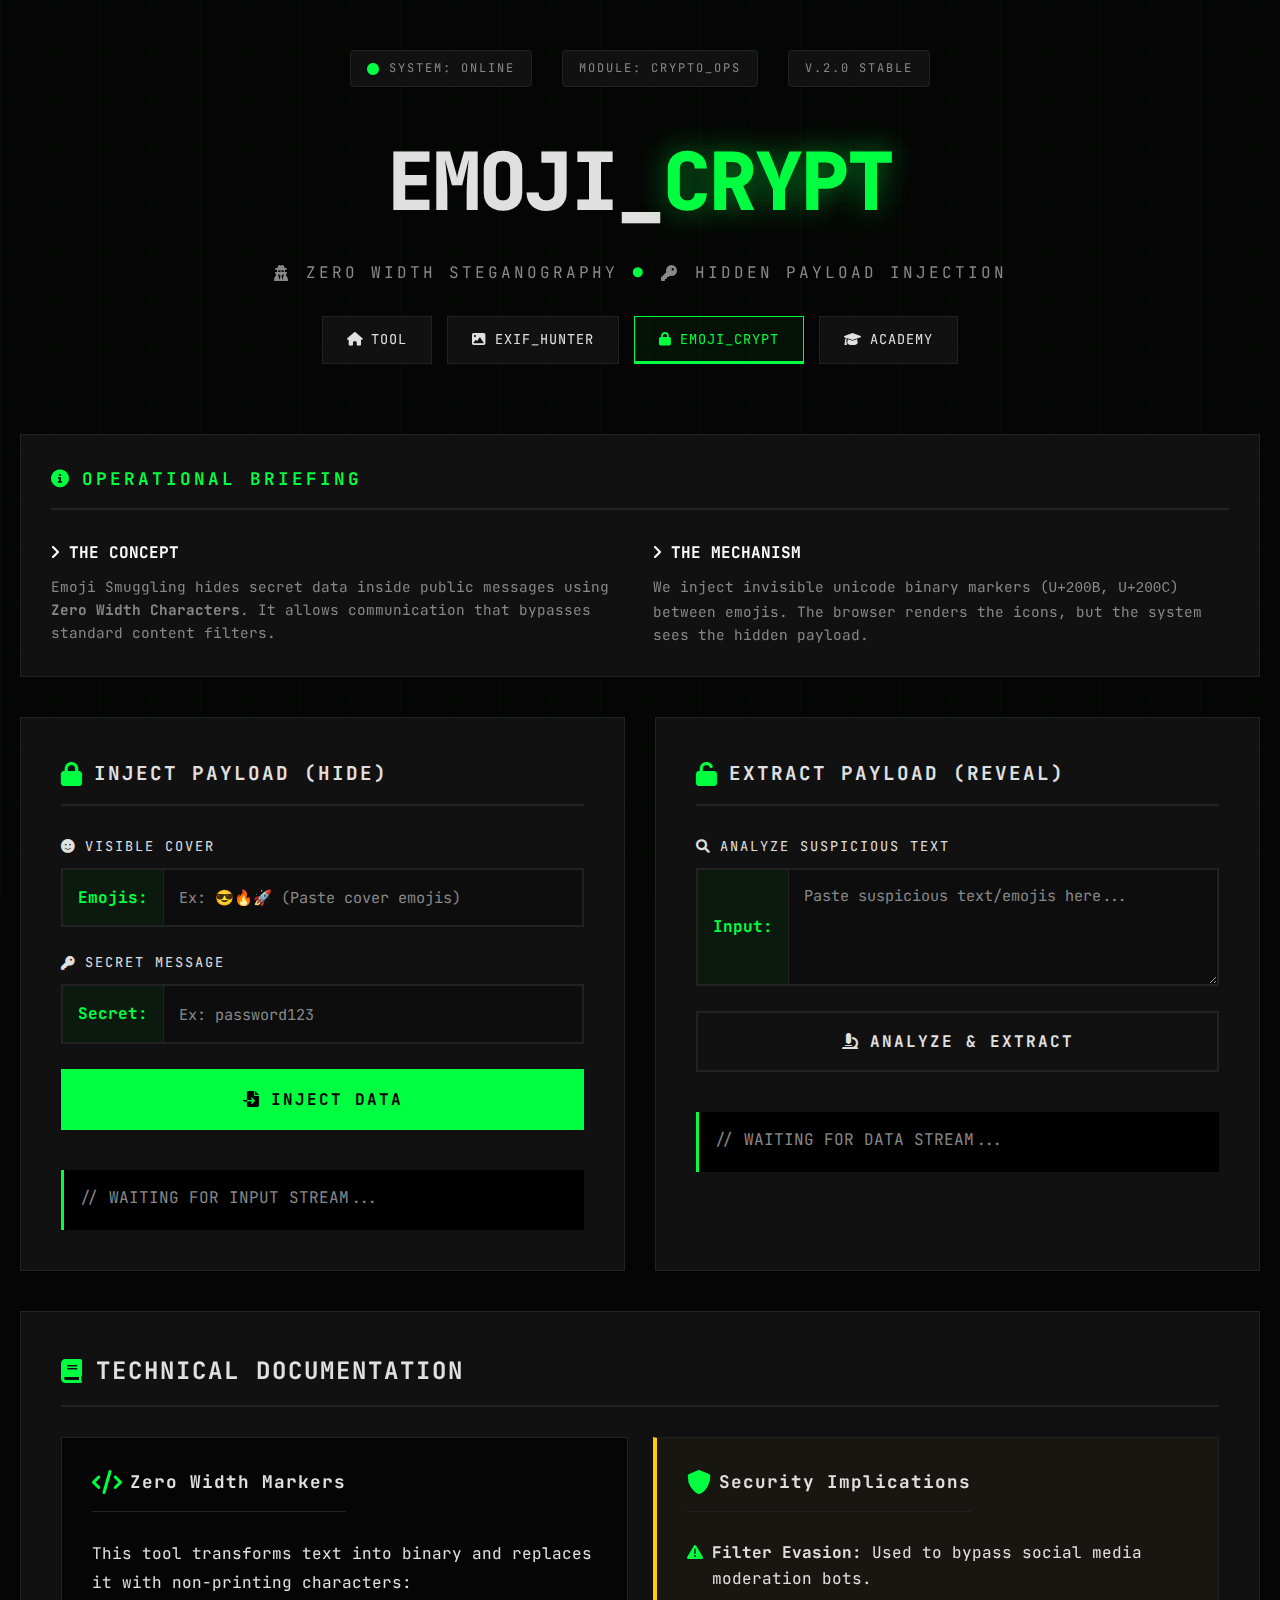
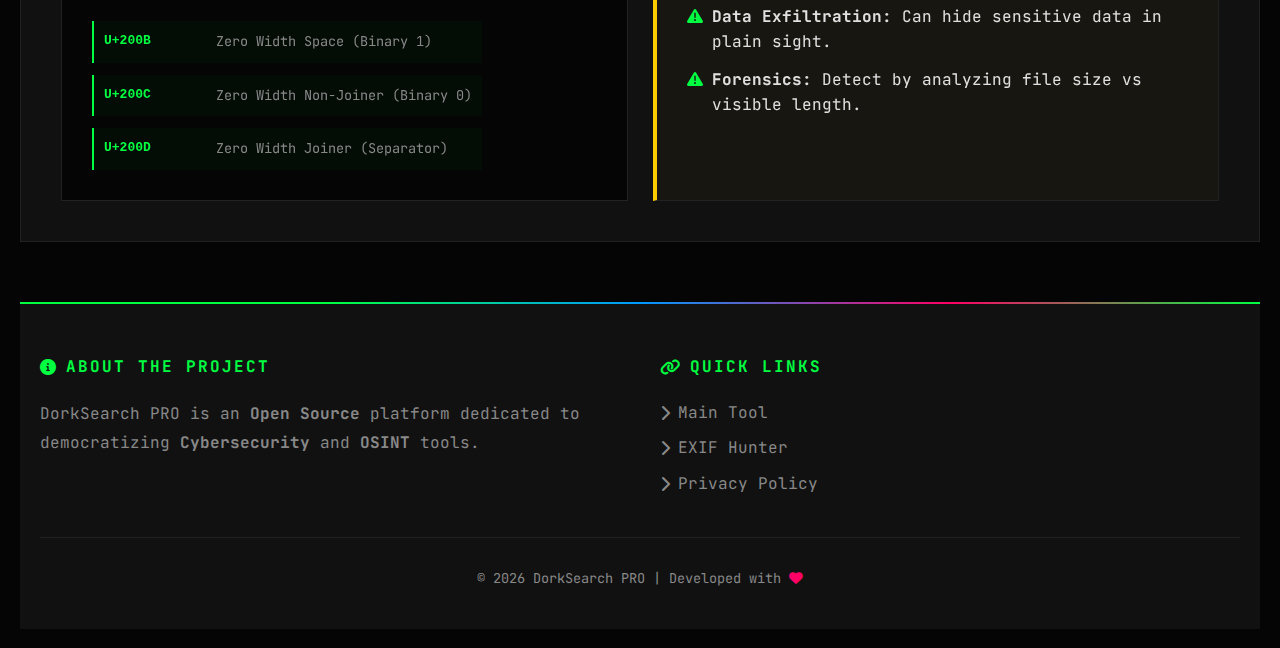
<file: emoji-crypt.html>
<!DOCTYPE html>
<html lang="en">
<head>
    <!-- <script async src="https://pagead2.googlesyndication.com/pagead/js/adsbygoogle.js?client=ca-pub-3469502188782084" crossorigin="anonymous"></script>
    <script async src="https://www.googletagmanager.com/gtag/js?id=G-MHWF85ZZ24"></script>
    <script>
      window.dataLayer = window.dataLayer || [];
      function gtag(){dataLayer.push(arguments);}
      gtag('js', new Date());
      gtag('config', 'G-MHWF85ZZ24');
    </script> -->

    <meta charset="UTF-8">
    <meta name="viewport" content="width=device-width, initial-scale=1.0">
    <title>Emoji Steganography Tool | DorkSearch PRO</title>
    
    <link rel="preconnect" href="https://fonts.googleapis.com">
    <link rel="preconnect" href="https://fonts.gstatic.com" crossorigin>
    <link href="https://fonts.googleapis.com/css2?family=Share+Tech+Mono&family=JetBrains+Mono:wght@400;600&display=swap" rel="stylesheet">
    <link rel="stylesheet" href="https://cdnjs.cloudflare.com/ajax/libs/font-awesome/6.0.0/css/all.min.css">
    
    <link rel="stylesheet" href="style.css">

    <style>
        /* === CORRECCIÓN VISUAL PARA EL INPUT/TEXTAREA === */
        /* Esto asegura que la caja verde de la izquierda se estire 
           completamente de arriba a abajo en los textareas */
        .input-wrapper {
            align-items: stretch !important; 
        }
        
        /* Ajuste para que el texto del prefijo siempre esté centrado */
        .prefix {
            display: flex;
            align-items: center;
            justify-content: center;
            height: auto; /* Se adapta a la altura del padre */
        }
        
        .tools-grid-layout {
            display: grid;
            grid-template-columns: 1fr 1fr;
            gap: 30px;
            margin-bottom: 40px;
        }
        
        .result-box {
            background: #000;
            border-left: 3px solid var(--primary);
            padding: 15px;
            font-family: 'JetBrains Mono', monospace;
            color: var(--text-dim);
            min-height: 60px;
            word-break: break-all;
            margin-top: 15px;
            position: relative;
            transition: var(--transition);
        }

        .result-box.active {
            color: var(--primary);
            box-shadow: 0 0 15px rgba(0, 255, 65, 0.1);
        }

        .result-box.error {
            border-left-color: var(--accent);
            color: var(--accent);
        }

        /* Responsive */
        @media (max-width: 900px) {
            .tools-grid-layout {
                grid-template-columns: 1fr;
            }
        }
    </style>
</head>
<body>
    <div class="grid-overlay"></div>
    <div class="particles-bg"></div>

    <div class="container">
        <header>
            <div class="status-bar">
                <span class="status-item"><i class="fas fa-circle pulse-green"></i> SYSTEM: ONLINE</span>
                <span class="status-item">MODULE: CRYPTO_OPS</span>
                <span class="status-item">V.2.0 STABLE</span>
            </div>

            <div class="header-content">
                <h1 class="main-title">
                    <span class="glitch" data-text="EMOJI_CRYPT">EMOJI_<span class="highlight">CRYPT</span></span>
                </h1>
                
                <p class="subtitle">
                    <i class="fas fa-user-secret"></i> ZERO WIDTH STEGANOGRAPHY
                    <span class="separator">●</span>
                    <i class="fas fa-key"></i> HIDDEN PAYLOAD INJECTION
                </p>
            </div>
            
            <nav class="main-nav">
                <a href="index.html" class="nav-item">
                    <i class="fas fa-home"></i> TOOL
                </a>
                <a href="meta-extractor.html" class="nav-item">
                    <i class="fas fa-image"></i> EXIF_HUNTER
                </a>
                <a href="emoji-crypt.html" class="nav-item active">
                    <i class="fas fa-lock"></i> EMOJI_CRYPT
                </a>
                <a href="academy/index.html" class="nav-item">
                    <i class="fas fa-graduation-cap"></i> ACADEMY
                </a>
            </nav>
        </header>

        <main>
            <section class="instructions-panel">
                <div class="panel-header">
                    <i class="fas fa-info-circle"></i> OPERATIONAL BRIEFING
                </div>
                <div class="info-grid" style="grid-template-columns: repeat(auto-fit, minmax(300px, 1fr));">
                    <div>
                        <h4 style="color:var(--text-bright); margin-bottom:10px;"><i class="fas fa-angle-right"></i> THE CONCEPT</h4>
                        <p style="font-size:0.9rem; color:var(--text-dim);">Emoji Smuggling hides secret data inside public messages using <strong>Zero Width Characters</strong>. It allows communication that bypasses standard content filters.</p>
                    </div>
                    <div>
                        <h4 style="color:var(--text-bright); margin-bottom:10px;"><i class="fas fa-angle-right"></i> THE MECHANISM</h4>
                        <p style="font-size:0.9rem; color:var(--text-dim);">We inject invisible unicode binary markers (<code>U+200B</code>, <code>U+200C</code>) between emojis. The browser renders the icons, but the system sees the hidden payload.</p>
                    </div>
                </div>
            </section>

            <div class="tools-grid-layout">
                
                <section class="input-section" style="margin-bottom: 0;">
                    <div class="section-header">
                        <div>
                            <i class="fas fa-lock"></i>
                            <h3>INJECT PAYLOAD (HIDE)</h3>
                        </div>
                    </div>
                    
                    <div class="input-container">
                        <div class="input-group">
                            <label><i class="fas fa-smile"></i> VISIBLE COVER</label>
                            <div class="input-wrapper">
                                <span class="prefix">Emojis:</span>
                                <input type="text" id="encode-cover" placeholder="Ex: 😎🔥🚀 (Paste cover emojis)">
                            </div>
                        </div>

                        <div class="input-group">
                            <label><i class="fas fa-key"></i> SECRET MESSAGE</label>
                            <div class="input-wrapper">
                                <span class="prefix">Secret:</span>
                                <input type="text" id="encode-secret" placeholder="Ex: password123">
                            </div>
                        </div>

                        <button class="scan-btn primary" onclick="encodeMsg()">
                            <i class="fas fa-file-import"></i> INJECT DATA
                        </button>

                        <div class="result-box" id="encode-result">
                            // WAITING FOR INPUT STREAM...
                        </div>

                        <button id="btn-copy-result" class="scan-btn secondary" onclick="copyResult()" style="display: none; margin-top: 10px;">
                            <i class="fas fa-copy"></i> COPY ENCRYPTED EMOJIS
                        </button>
                    </div>
                </section>

                <section class="input-section" style="margin-bottom: 0;">
                    <div class="section-header">
                        <div>
                            <i class="fas fa-unlock"></i>
                            <h3>EXTRACT PAYLOAD (REVEAL)</h3>
                        </div>
                    </div>

                    <div class="input-container">
                        <div class="input-group">
                            <label><i class="fas fa-search"></i> ANALYZE SUSPICIOUS TEXT</label>
                            <div class="input-wrapper">
                                <span class="prefix">Input:</span>
                                <textarea id="decode-input" rows="4" placeholder="Paste suspicious text/emojis here..."></textarea>
                            </div>
                        </div>

                        <button class="scan-btn secondary" onclick="decodeMsg()">
                            <i class="fas fa-microscope"></i> ANALYZE & EXTRACT
                        </button>

                        <div class="result-box" id="decode-result">
                            // WAITING FOR DATA STREAM...
                        </div>
                    </div>
                </section>
            </div>

            <!-- <div class="ad-container">
                <p class="ad-label"><i class="fas fa-ad"></i> SPONSORED_INTELLIGENCE</p>
                <script async="async" data-cfasync="false" src="https://pl28558446.effectivegatecpm.com/e81d07d58d502a501a18f60e43a6de72/invoke.js"></script>
                <div id="container-e81d07d58d502a501a18f60e43a6de72"></div>
            </div> -->

            <section class="info-section">
                <h2><i class="fas fa-book"></i> TECHNICAL DOCUMENTATION</h2>
                
                <div class="info-grid">
                    <div class="info-card">
                        <div class="info-card-header">
                            <i class="fas fa-code"></i>
                            <h3>Zero Width Markers</h3>
                        </div>
                        <p>This tool transforms text into binary and replaces it with non-printing characters:</p>
                        <div class="operators-grid">
                            <div class="operator-item">
                                <code>U+200B</code>
                                <span>Zero Width Space (Binary 1)</span>
                            </div>
                            <div class="operator-item">
                                <code>U+200C</code>
                                <span>Zero Width Non-Joiner (Binary 0)</span>
                            </div>
                            <div class="operator-item">
                                <code>U+200D</code>
                                <span>Zero Width Joiner (Separator)</span>
                            </div>
                        </div>
                    </div>

                    <div class="info-card highlight">
                        <div class="info-card-header">
                            <i class="fas fa-shield-alt"></i>
                            <h3>Security Implications</h3>
                        </div>
                        <ul class="warning-list">
                            <li><i class="fas fa-exclamation-triangle"></i> <strong>Filter Evasion:</strong> Used to bypass social media moderation bots.</li>
                            <li><i class="fas fa-exclamation-triangle"></i> <strong>Data Exfiltration:</strong> Can hide sensitive data in plain sight.</li>
                            <li><i class="fas fa-exclamation-triangle"></i> <strong>Forensics:</strong> Detect by analyzing file size vs visible length.</li>
                        </ul>
                    </div>
                </div>
            </section>
        </main>

        <footer class="site-footer">
            <div class="footer-wave"></div>
            <div class="footer-container">
                <div class="footer-section about">
                    <h3><i class="fas fa-info-circle"></i> ABOUT THE PROJECT</h3>
                    <p>DorkSearch PRO is an <strong>Open Source</strong> platform dedicated to democratizing <strong>Cybersecurity</strong> and <strong>OSINT</strong> tools.</p>
                </div>
                
                <div class="footer-section links">
                    <h3><i class="fas fa-link"></i> QUICK LINKS</h3>
                    <ul>
                        <li><a href="index.html"><i class="fas fa-chevron-right"></i> Main Tool</a></li>
                        <li><a href="meta-extractor.html"><i class="fas fa-chevron-right"></i> EXIF Hunter</a></li>
                        <li><a href="privacy.html"><i class="fas fa-chevron-right"></i> Privacy Policy</a></li>
                    </ul>
                </div>
            </div>
            
            <div class="footer-bottom">
                <p>© 2026 DorkSearch PRO | Developed with <i class="fas fa-heart pulse"></i></p>
            </div>
        </footer>
    </div>

    <script>
        function createComet() {
            const container = document.body;
            const comet = document.createElement('div');
            comet.className = 'comet';
            const duration = 4 + Math.random() * 6;
            comet.style.left = Math.random() * 100 + '%';
            comet.style.setProperty('--comet-duration', duration + 's');
            comet.style.setProperty('--comet-size', (2 + Math.random() * 3) + 'px');
            comet.style.setProperty('--tail-length', (80 + Math.random() * 150) + 'px');
            container.appendChild(comet);
            setTimeout(() => comet.remove(), duration * 1000);
        }
        function spawnComets() {
            createComet();
            setTimeout(spawnComets, 1500 + Math.random() * 3000);
        }
        spawnComets();
    </script>

    <script>
        const zeroPad = num => '00000000'.slice(String(num).length) + num;
        const textToBinary = text => text.split('').map(char => zeroPad(char.charCodeAt(0).toString(2))).join(' ');
        const binaryToText = string => string.split(' ').filter(bin => bin.trim() !== '').map(char => String.fromCharCode(parseInt(char, 2))).join('');
        
        const zwSpace = '\u200B'; 
        const zwNonJoiner = '\u200C'; 
        const zwJoiner = '\u200D';
        
        let lastResult = "";

        function encodeMsg() {
            const cover = document.getElementById('encode-cover').value;
            const secret = document.getElementById('encode-secret').value;
            const resultBox = document.getElementById('encode-result');
            const copyBtn = document.getElementById('btn-copy-result');
            
            if(!cover || !secret) {
                resultBox.innerHTML = "// ERROR: MISSING INPUTS";
                resultBox.className = "result-box error";
                copyBtn.style.display = "none";
                return;
            }

            const binarySecret = textToBinary(secret);
            let hidden = '';
            for (let char of binarySecret) {
                if(char === '1') hidden += zwSpace;
                else if(char === '0') hidden += zwNonJoiner;
                else hidden += zwJoiner; 
            }

            // Segmentación correcta de emojis
            let segments = Array.from(cover); 
            if(window.Intl && window.Intl.Segmenter) {
                const segmenter = new Intl.Segmenter('en', { granularity: 'grapheme' });
                segments = [...segmenter.segment(cover)].map(s => s.segment);
            }
            
            if(segments.length === 0) {
                 resultBox.innerHTML = "// ERROR: NO COVER EMOJI";
                 resultBox.className = "result-box error";
                 copyBtn.style.display = "none";
                 return;
            }
            
            lastResult = segments[0] + hidden + segments.slice(1).join('');
            resultBox.innerText = lastResult;
            resultBox.className = "result-box active";
            
            // MOSTRAR BOTÓN DE COPIAR
            copyBtn.style.display = "flex";
            copyBtn.innerHTML = '<i class="fas fa-copy"></i> COPY ENCRYPTED EMOJIS';
        }

        function copyResult() {
            if(!lastResult) return;
            navigator.clipboard.writeText(lastResult);
            
            const btn = document.getElementById('btn-copy-result');
            const originalText = btn.innerHTML;
            
            btn.innerHTML = '<i class="fas fa-check"></i> COPIED!';
            btn.style.borderColor = "var(--primary)";
            btn.style.color = "var(--primary)";
            
            setTimeout(() => {
                btn.innerHTML = originalText;
                btn.style.borderColor = "";
                btn.style.color = "";
            }, 2000);
        }

        function decodeMsg() {
            const input = document.getElementById('decode-input').value;
            const resultBox = document.getElementById('decode-result');
            
            if(!input) return;

            let binaryString = '';
            for (let char of input) {
                if(char === zwSpace) binaryString += '1';
                else if(char === zwNonJoiner) binaryString += '0';
                else if(char === zwJoiner) binaryString += ' ';
            }

            if(!binaryString) {
                resultBox.innerText = "// SCAN COMPLETE: NO HIDDEN DATA DETECTED.";
                resultBox.className = "result-box error";
                return;
            }

            try {
                const text = binaryToText(binaryString);
                resultBox.innerText = ">> DECRYPTED PAYLOAD: " + text;
                resultBox.className = "result-box active";
            } catch(e) {
                resultBox.innerText = "// ERROR: CORRUPTED DATA";
                resultBox.className = "result-box error";
            }
        }
    </script>
</body>
</html>
</file>
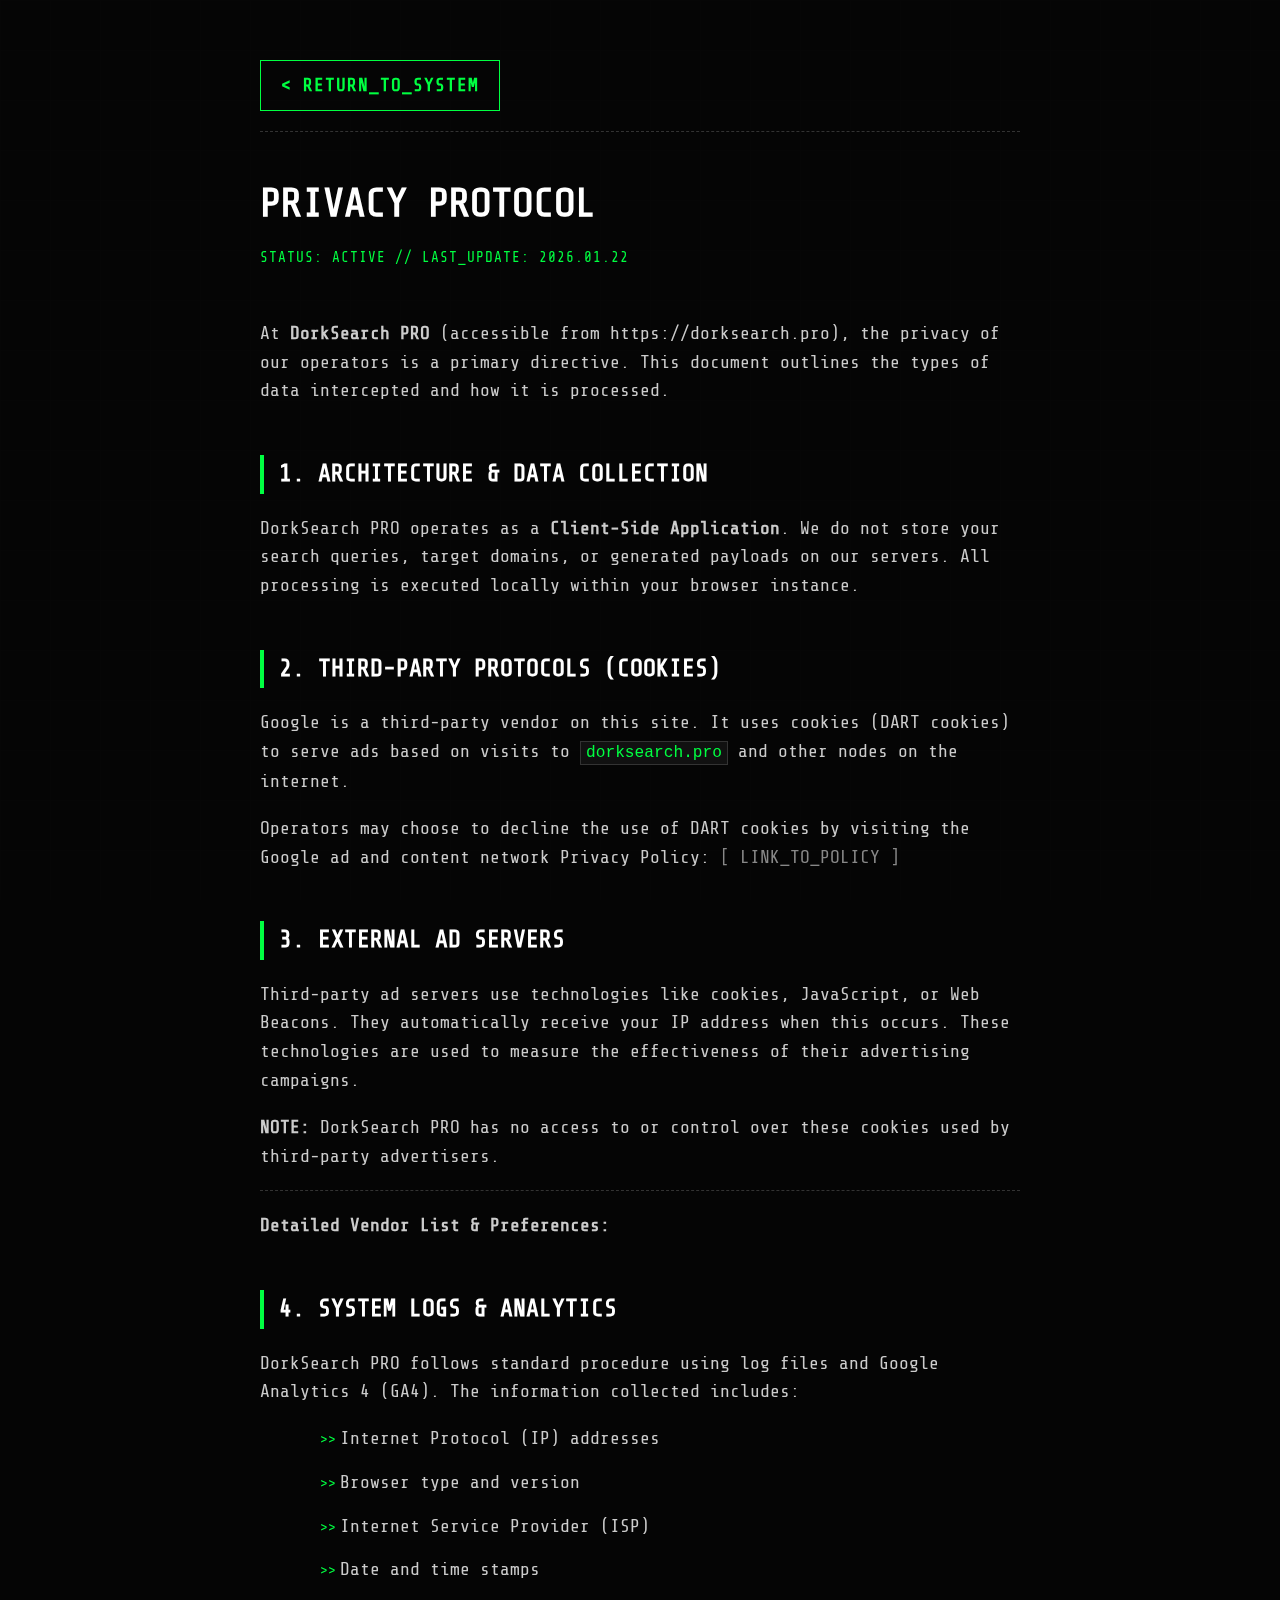
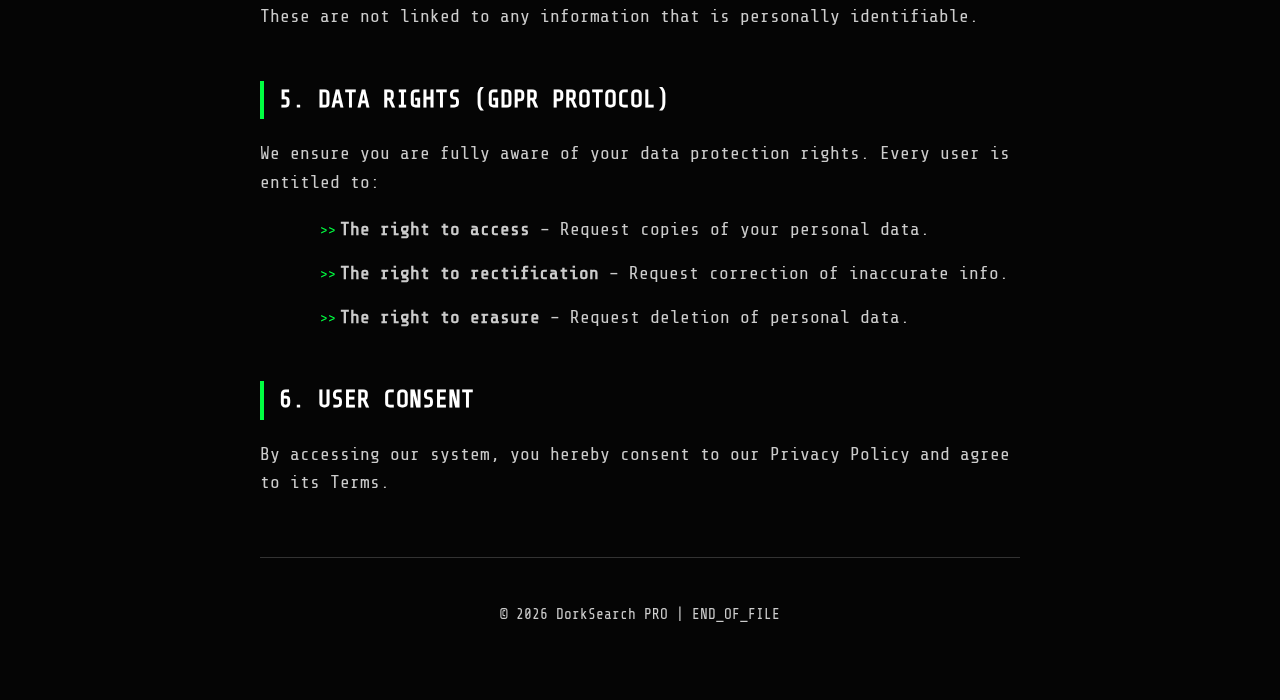
<file: privacy.html>
<!DOCTYPE html>
<html lang="en">
<head>
    <meta charset="UTF-8">
    <meta name="viewport" content="width=device-width, initial-scale=1.0">
    <title>Privacy Protocol | DorkSearch PRO</title>
    <meta name="robots" content="noindex">
    
    <link rel="preconnect" href="https://fonts.googleapis.com">
    <link rel="preconnect" href="https://fonts.gstatic.com" crossorigin>
    <link href="https://fonts.googleapis.com/css2?family=Share+Tech+Mono&display=swap" rel="stylesheet">
    
    <style>
        :root {
            --bg-color: #050505;
            --text-main: #e0e0e0;
            --neon-green: #00ff41;
            --border-color: #333;
            --text-dim: #888;
        }

        /* RESET & BASE */
        * { box-sizing: border-box; }
        
        body {
            font-family: 'Share Tech Mono', monospace;
            line-height: 1.6;
            color: var(--text-main);
            background: var(--bg-color);
            margin: 0;
            padding: 0;
            font-size: 18px;
        }

        /* FONDO DE REJILLA (GRID OVERLAY) */
        .grid-overlay {
            position: fixed;
            top: 0; left: 0; width: 100%; height: 100%;
            background-image: 
                linear-gradient(var(--border-color) 1px, transparent 1px),
                linear-gradient(90deg, var(--border-color) 1px, transparent 1px);
            background-size: 50px 50px;
            opacity: 0.05;
            z-index: -1;
            pointer-events: none;
        }

        /* CONTENEDOR PRINCIPAL */
        .legal-container {
            max-width: 800px;
            margin: 0 auto;
            padding: 60px 20px;
        }

        /* ENLACES */
        a { color: var(--text-dim); text-decoration: none; transition: 0.3s; }
        a:hover { color: var(--neon-green); }

        /* BOTÓN DE RETORNO */
        .back-nav { margin-bottom: 40px; border-bottom: 1px dashed var(--border-color); padding-bottom: 20px; }
        .back-btn {
            color: var(--neon-green);
            font-weight: bold;
            text-decoration: none;
            border: 1px solid var(--neon-green);
            padding: 10px 20px;
            display: inline-block;
            text-transform: uppercase;
            letter-spacing: 1px;
        }
        .back-btn:hover { background: var(--neon-green); color: #000; box-shadow: 0 0 15px rgba(0, 255, 65, 0.4); }

        /* TIPOGRAFÍA */
        h1 { 
            color: #fff; 
            margin-bottom: 10px; 
            font-size: 2.5rem; 
            text-transform: uppercase; 
            letter-spacing: -1px;
        }

        .meta-info {
            color: var(--neon-green);
            margin-bottom: 50px;
            font-size: 0.9rem;
            text-transform: uppercase;
            letter-spacing: 1px;
        }

        h2 { 
            color: #fff; 
            margin-top: 50px; 
            font-size: 1.5rem; 
            border-left: 4px solid var(--neon-green); 
            padding-left: 15px;
            text-transform: uppercase;
        }

        p, li { margin-bottom: 15px; color: #ccc; }
        
        /* Listas Técnicas */
        ul { margin-left: 20px; list-style: none; }
        li { position: relative; padding-left: 20px; }
        li::before {
            content: ">>";
            color: var(--neon-green);
            position: absolute;
            left: 0;
            font-size: 0.8em;
            top: 4px;
        }

        code {
            background: #111;
            border: 1px solid #333;
            color: var(--neon-green);
            padding: 2px 5px;
            font-size: 0.9em;
        }

        /* FOOTER */
        .legal-footer {
            margin-top: 60px;
            border-top: 1px solid var(--border-color);
            padding-top: 30px;
            text-align: center;
            font-size: 0.9rem;
            color: var(--text-dim);
        }
    </style>
</head>
<body>

    <div class="grid-overlay"></div>

    <div class="legal-container">
        
        <nav class="back-nav">
            <a href="index.html" class="back-btn">&lt; RETURN_TO_SYSTEM</a>
        </nav>

        <h1>Privacy Protocol</h1>
        <div class="meta-info">
            STATUS: ACTIVE // LAST_UPDATE: 2026.01.22
        </div>

        <p>At <strong>DorkSearch PRO</strong> (accessible from https://dorksearch.pro), the privacy of our operators is a primary directive. This document outlines the types of data intercepted and how it is processed.</p>

        <h2>1. Architecture & Data Collection</h2>
        <p>DorkSearch PRO operates as a <strong>Client-Side Application</strong>. 
        We do not store your search queries, target domains, or generated payloads on our servers. All processing is executed locally within your browser instance.</p>

        <h2>2. Third-Party Protocols (Cookies)</h2>
        <p>Google is a third-party vendor on this site. It uses cookies (DART cookies) to serve ads based on visits to <code>dorksearch.pro</code> and other nodes on the internet.</p>
        <p>Operators may choose to decline the use of DART cookies by visiting the Google ad and content network Privacy Policy: <a href="https://policies.google.com/technologies/ads" target="_blank" rel="noopener">[ LINK_TO_POLICY ]</a></p>

        <h2>3. External Ad Servers</h2>
        <p>Third-party ad servers use technologies like cookies, JavaScript, or Web Beacons. They automatically receive your IP address when this occurs. These technologies are used to measure the effectiveness of their advertising campaigns.</p>
        <p><strong>NOTE:</strong> DorkSearch PRO has no access to or control over these cookies used by third-party advertisers.</p>
        
        <p style="margin-top: 20px; border-top: 1px dashed #333; padding-top: 20px;"><strong>Detailed Vendor List & Preferences:</strong></p>
        <span id="ezoic-privacy-policy-embed"></span>
        <h2>4. System Logs & Analytics</h2>
        <p>DorkSearch PRO follows standard procedure using log files and Google Analytics 4 (GA4). The information collected includes:</p>
        <ul>
            <li>Internet Protocol (IP) addresses</li>
            <li>Browser type and version</li>
            <li>Internet Service Provider (ISP)</li>
            <li>Date and time stamps</li>
        </ul>
        <p>These are not linked to any information that is personally identifiable.</p>

        <h2>5. Data Rights (GDPR Protocol)</h2>
        <p>We ensure you are fully aware of your data protection rights. Every user is entitled to:</p>
        <ul>
            <li><strong>The right to access</strong> – Request copies of your personal data.</li>
            <li><strong>The right to rectification</strong> – Request correction of inaccurate info.</li>
            <li><strong>The right to erasure</strong> – Request deletion of personal data.</li>
        </ul>

        <h2>6. User Consent</h2>
        <p>By accessing our system, you hereby consent to our Privacy Policy and agree to its Terms.</p>

        <footer class="legal-footer">
            <p>© 2026 DorkSearch PRO | END_OF_FILE</p>
        </footer>

    </div>

</body>
</html>
</file>
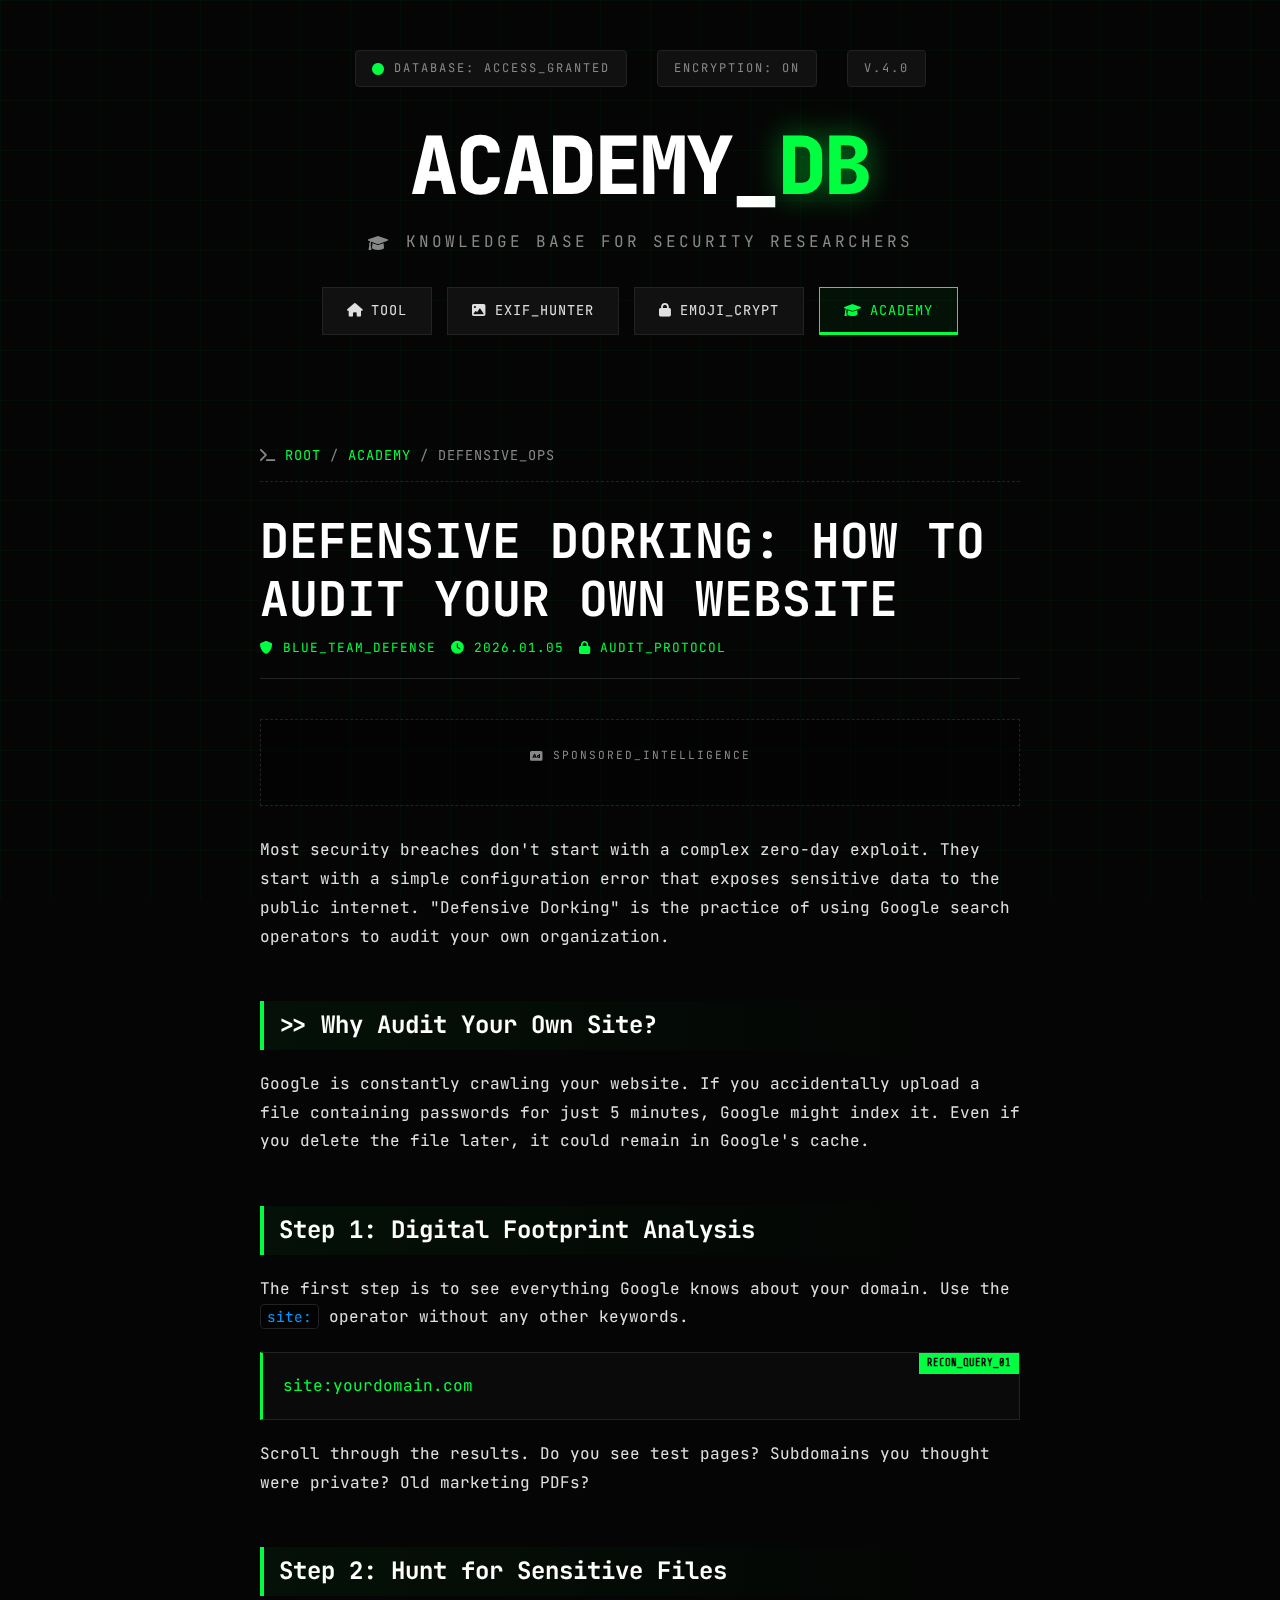
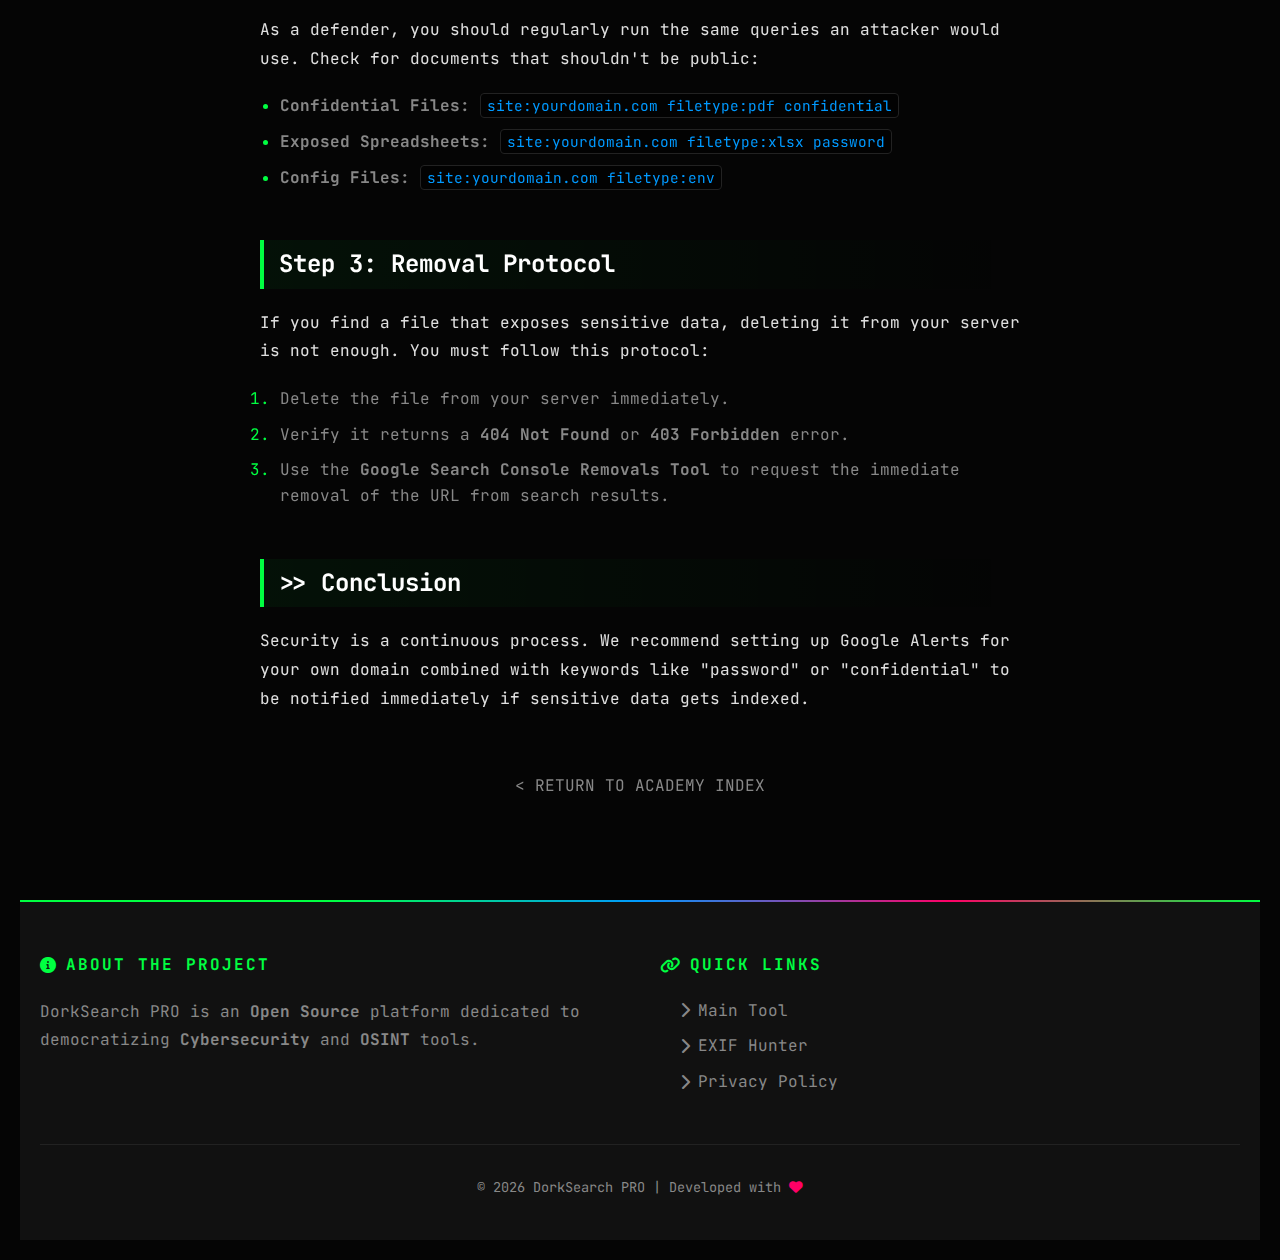
<file: academy/defensive-dorking.html>
<!DOCTYPE html>
<html lang="en">
<head>
    <script async src="https://pagead2.googlesyndication.com/pagead/js/adsbygoogle.js?client=ca-pub-3469502188782084" crossorigin="anonymous"></script>
    <script async src="https://www.googletagmanager.com/gtag/js?id=G-MHWF85ZZ24"></script>
    <script>
      window.dataLayer = window.dataLayer || [];
      function gtag(){dataLayer.push(arguments);}
      gtag('js', new Date());
      gtag('config', 'G-MHWF85ZZ24');
    </script>

    <meta charset="UTF-8">
    <meta name="viewport" content="width=device-width, initial-scale=1.0">
    <title>Defensive Dorking: Audit Your Own Website | DorkSearch PRO</title>
    
    <link rel="preconnect" href="https://fonts.googleapis.com">
    <link rel="preconnect" href="https://fonts.gstatic.com" crossorigin>
    <link href="https://fonts.googleapis.com/css2?family=Share+Tech+Mono&family=JetBrains+Mono:wght@400;600&display=swap" rel="stylesheet">
    <link rel="stylesheet" href="https://cdnjs.cloudflare.com/ajax/libs/font-awesome/6.0.0/css/all.min.css">
    
    <link rel="stylesheet" href="../style.css">

    <style>
        /* ARTICLE SPECIFIC STYLES */
        .article-container { 
            max-width: 800px; 
            margin: 0 auto; 
            padding: 40px 20px; 
            position: relative; 
            z-index: 2; 
        }
        
        .breadcrumb {
            color: var(--text-dim);
            margin-bottom: 30px;
            font-size: 0.85rem;
            letter-spacing: 1px;
            border-bottom: 1px dashed var(--border);
            padding-bottom: 15px;
        }
        .breadcrumb a {
            color: var(--primary);
            text-decoration: none;
            transition: 0.3s;
        }
        .breadcrumb a:hover { text-shadow: 0 0 5px var(--primary); }

        h1 {
            font-size: clamp(2rem, 5vw, 3rem);
            color: var(--text-bright);
            margin-bottom: 10px;
            line-height: 1.2;
            text-transform: uppercase;
        }

        .meta-info {
            color: var(--primary);
            font-size: 0.8rem;
            letter-spacing: 1px;
            margin-bottom: 40px;
            padding-bottom: 20px;
            border-bottom: 1px solid var(--border);
            display: flex;
            align-items: center;
            gap: 15px;
        }

        h2 {
            color: var(--text-bright);
            margin-top: 50px;
            margin-bottom: 20px;
            font-size: 1.5rem;
            border-left: 4px solid var(--primary);
            padding-left: 15px;
            background: linear-gradient(90deg, rgba(0,255,65,0.05), transparent);
            padding-top: 5px;
            padding-bottom: 5px;
        }

        p {
            color: var(--text);
            margin-bottom: 20px;
            font-size: 1rem;
            line-height: 1.8;
        }

        /* Dork Card / Terminal Block */
        .dork-card {
            background: var(--bg-dark);
            border: 1px solid var(--border);
            padding: 20px;
            margin: 20px 0;
            position: relative;
            border-left: 3px solid var(--primary);
            transition: var(--transition);
        }

        .dork-card:hover {
            border-color: var(--primary);
            box-shadow: var(--shadow);
            transform: translateX(5px);
        }

        .dork-card code {
            color: var(--primary);
            font-family: 'JetBrains Mono', monospace;
            font-size: 1rem;
            display: block;
            word-break: break-all;
        }

        .dork-label {
            position: absolute;
            top: 0;
            right: 0;
            background: var(--primary);
            color: #000;
            font-size: 0.65rem;
            padding: 2px 8px;
            font-weight: bold;
            font-family: 'Share Tech Mono', monospace;
        }

        /* Lists */
        ul, ol { margin-left: 20px; margin-bottom: 20px; color: var(--text-dim); }
        li { margin-bottom: 10px; line-height: 1.6; }
        li::marker { color: var(--primary); }

        /* Inline Code */
        code.inline { 
            background: rgba(0,0,0,0.5); 
            border: 1px solid var(--border); 
            color: var(--secondary); 
            padding: 2px 6px; 
            font-family: 'JetBrains Mono', monospace; 
            font-size: 0.9em; 
            border-radius: 4px;
        }

        .back-link {
            display: inline-block;
            margin-top: 40px;
            color: var(--text-dim);
            text-decoration: none;
            border-bottom: 1px solid transparent;
            transition: var(--transition);
        }
        .back-link:hover {
            color: var(--primary);
            border-bottom-color: var(--primary);
        }
    </style>
</head>
<body>

    <div class="grid-overlay"></div>
    <div class="particles-bg"></div>

    <div class="container">
        <header>
            <div class="status-bar">
                <span class="status-item"><i class="fas fa-circle pulse-green"></i> DATABASE: ACCESS_GRANTED</span>
                <span class="status-item">ENCRYPTION: ON</span>
                <span class="status-item">V.4.0</span>
            </div>

            <div class="header-content">
                <h1 class="main-title">
                    <span class="glitch" data-text="ACADEMY">ACADEMY_<span class="highlight">DB</span></span>
                </h1>
                <p class="subtitle">
                    <i class="fas fa-graduation-cap"></i> KNOWLEDGE BASE FOR SECURITY RESEARCHERS
                </p>
            </div>
            
            <nav class="main-nav">
                <a href="../index.html" class="nav-item">
                    <i class="fas fa-home"></i> TOOL
                </a>
                <a href="../meta-extractor.html" class="nav-item">
                    <i class="fas fa-image"></i> EXIF_HUNTER
                </a>
                <a href="../emoji-crypt.html" class="nav-item">
                    <i class="fas fa-lock"></i> EMOJI_CRYPT
                </a>
                <a href="index.html" class="nav-item active">
                    <i class="fas fa-graduation-cap"></i> ACADEMY
                </a>
            </nav>
        </header>

        <main>
            <div class="article-container">
                <div class="breadcrumb">
                    <i class="fas fa-terminal"></i> <a href="../index.html">ROOT</a> / <a href="index.html">ACADEMY</a> / DEFENSIVE_OPS
                </div>

                <article>
                    <h1>Defensive Dorking: How to Audit Your Own Website</h1>
                    <div class="meta-info">
                        <span><i class="fas fa-shield-alt"></i> BLUE_TEAM_DEFENSE</span>
                        <span><i class="fas fa-clock"></i> 2026.01.05</span>
                        <span><i class="fas fa-lock"></i> AUDIT_PROTOCOL</span>
                    </div>

                    <div class="ad-container" style="margin: 30px 0;">
                        <p class="ad-label"><i class="fas fa-ad"></i> SPONSORED_INTELLIGENCE</p>
                        <script async="async" data-cfasync="false" src="https://pl28558446.effectivegatecpm.com/e81d07d58d502a501a18f60e43a6de72/invoke.js"></script>
                        <div id="container-e81d07d58d502a501a18f60e43a6de72"></div>
                    </div>

                    <p>Most security breaches don't start with a complex zero-day exploit. They start with a simple configuration error that exposes sensitive data to the public internet. "Defensive Dorking" is the practice of using Google search operators to audit your own organization.</p>

                    <h2>>> Why Audit Your Own Site?</h2>
                    <p>Google is constantly crawling your website. If you accidentally upload a file containing passwords for just 5 minutes, Google might index it. Even if you delete the file later, it could remain in Google's cache.</p>

                    <h2>Step 1: Digital Footprint Analysis</h2>
                    <p>The first step is to see everything Google knows about your domain. Use the <code class="inline">site:</code> operator without any other keywords.</p>
                    
                    <div class="dork-card">
                        <span class="dork-label">RECON_QUERY_01</span>
                        <code>site:yourdomain.com</code>
                    </div>
                    
                    <p>Scroll through the results. Do you see test pages? Subdomains you thought were private? Old marketing PDFs?</p>

                    <h2>Step 2: Hunt for Sensitive Files</h2>
                    <p>As a defender, you should regularly run the same queries an attacker would use. Check for documents that shouldn't be public:</p>
                    
                    <ul>
                        <li><strong>Confidential Files:</strong> <code class="inline">site:yourdomain.com filetype:pdf confidential</code></li>
                        <li><strong>Exposed Spreadsheets:</strong> <code class="inline">site:yourdomain.com filetype:xlsx password</code></li>
                        <li><strong>Config Files:</strong> <code class="inline">site:yourdomain.com filetype:env</code></li>
                    </ul>

                    <h2>Step 3: Removal Protocol</h2>
                    <p>If you find a file that exposes sensitive data, deleting it from your server is not enough. You must follow this protocol:</p>
                    <ol>
                        <li>Delete the file from your server immediately.</li>
                        <li>Verify it returns a <strong>404 Not Found</strong> or <strong>403 Forbidden</strong> error.</li>
                        <li>Use the <strong>Google Search Console Removals Tool</strong> to request the immediate removal of the URL from search results.</li>
                    </ol>

                    <h2>>> Conclusion</h2>
                    <p>Security is a continuous process. We recommend setting up Google Alerts for your own domain combined with keywords like "password" or "confidential" to be notified immediately if sensitive data gets indexed.</p>

                </article>
                
                <div style="text-align: center;">
                    <a href="index.html" class="back-link">&lt; RETURN TO ACADEMY INDEX</a>
                </div>
            </div>
        </main>

        <footer class="site-footer">
            <div class="footer-wave"></div>
            <div class="footer-container">
                <div class="footer-section about">
                    <h3><i class="fas fa-info-circle"></i> ABOUT THE PROJECT</h3>
                    <p>DorkSearch PRO is an <strong>Open Source</strong> platform dedicated to democratizing <strong>Cybersecurity</strong> and <strong>OSINT</strong> tools.</p>
                </div>
                
                <div class="footer-section links">
                    <h3><i class="fas fa-link"></i> QUICK LINKS</h3>
                    <ul>
                        <li><a href="../index.html"><i class="fas fa-chevron-right"></i> Main Tool</a></li>
                        <li><a href="../meta-extractor.html"><i class="fas fa-chevron-right"></i> EXIF Hunter</a></li>
                        <li><a href="../privacy.html"><i class="fas fa-chevron-right"></i> Privacy Policy</a></li>
                    </ul>
                </div>
            </div>
            
            <div class="footer-bottom">
                <p>© 2026 DorkSearch PRO | Developed with <i class="fas fa-heart pulse"></i></p>
            </div>
        </footer>

    </div>

    <script>
        function createComet() {
            const container = document.body;
            const comet = document.createElement('div');
            comet.className = 'comet';
            const duration = 4 + Math.random() * 6;
            comet.style.left = Math.random() * 100 + '%';
            comet.style.setProperty('--comet-duration', duration + 's');
            comet.style.setProperty('--comet-size', (2 + Math.random() * 3) + 'px');
            comet.style.setProperty('--tail-length', (80 + Math.random() * 150) + 'px');
            container.appendChild(comet);
            setTimeout(() => comet.remove(), duration * 1000);
        }
        function spawnComets() {
            createComet();
            setTimeout(spawnComets, 1500 + Math.random() * 3000);
        }
        spawnComets();
    </script>

</body>
</html>
</file>
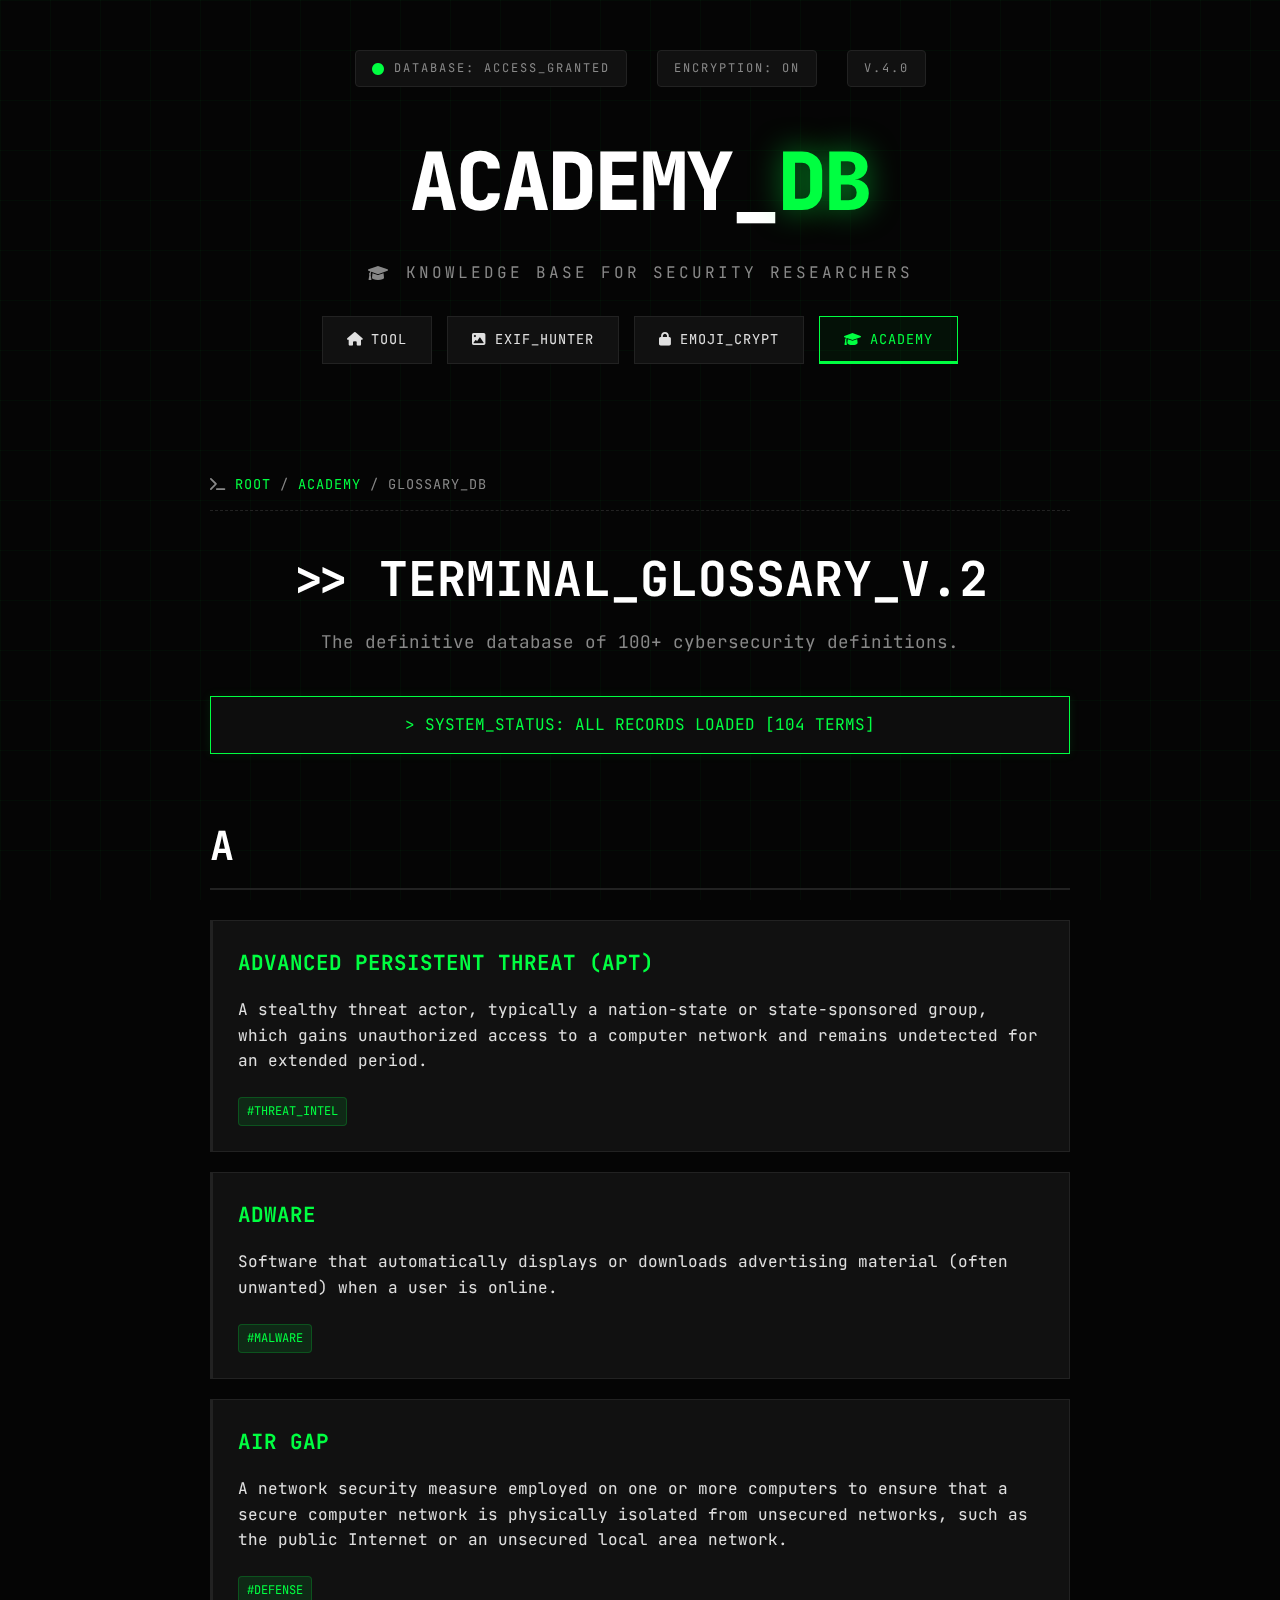
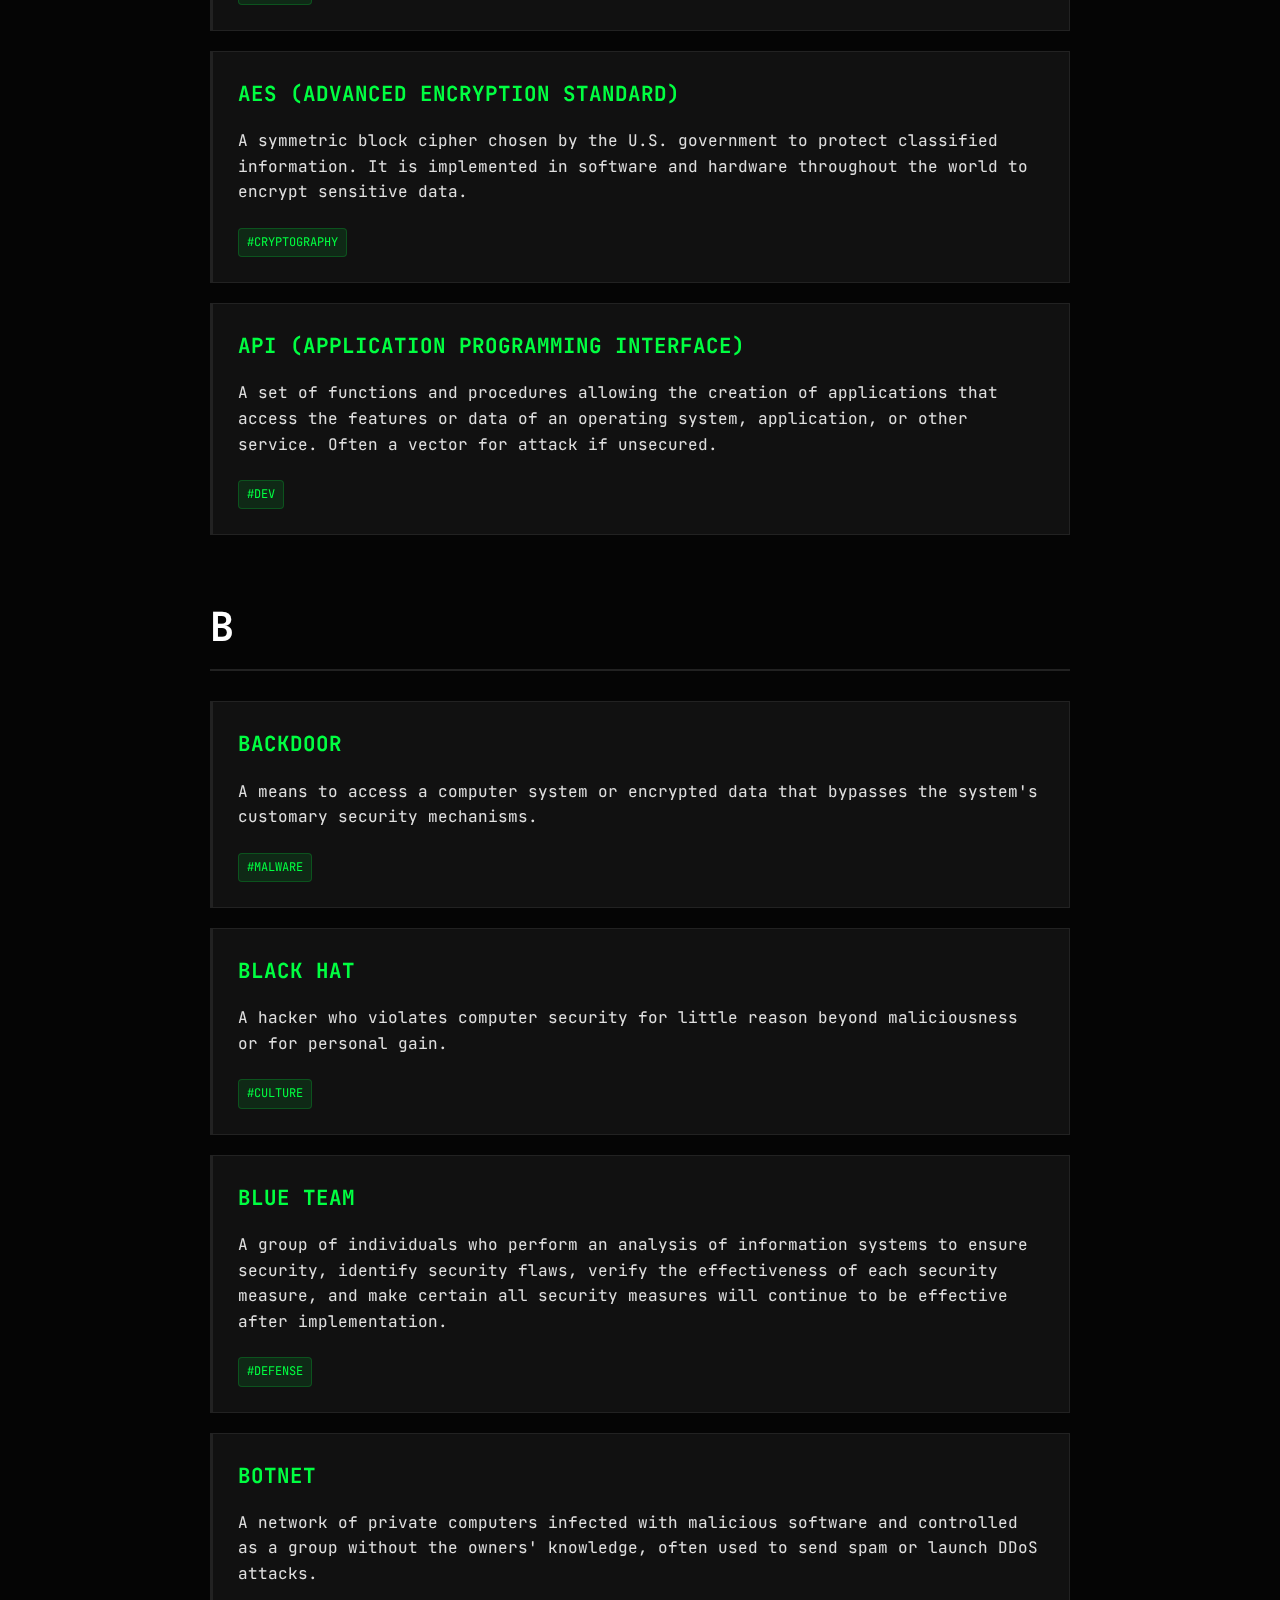
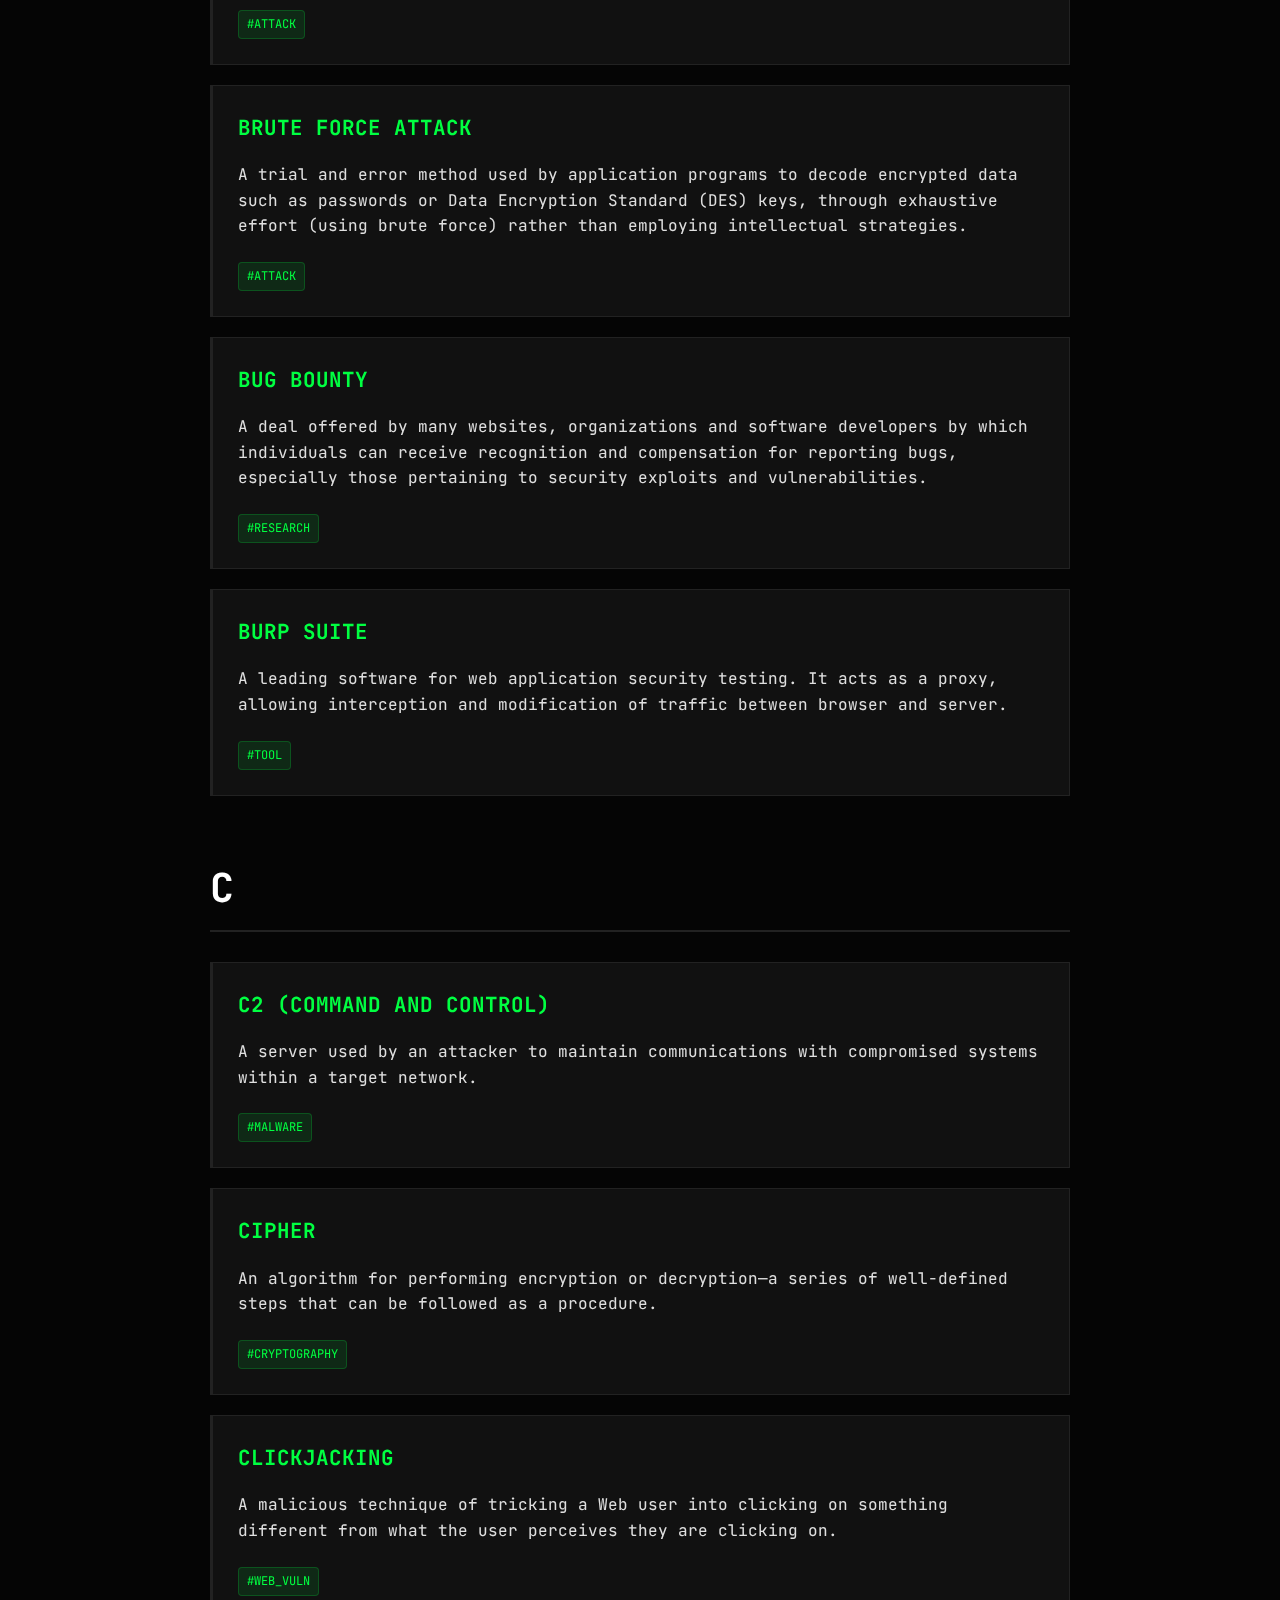
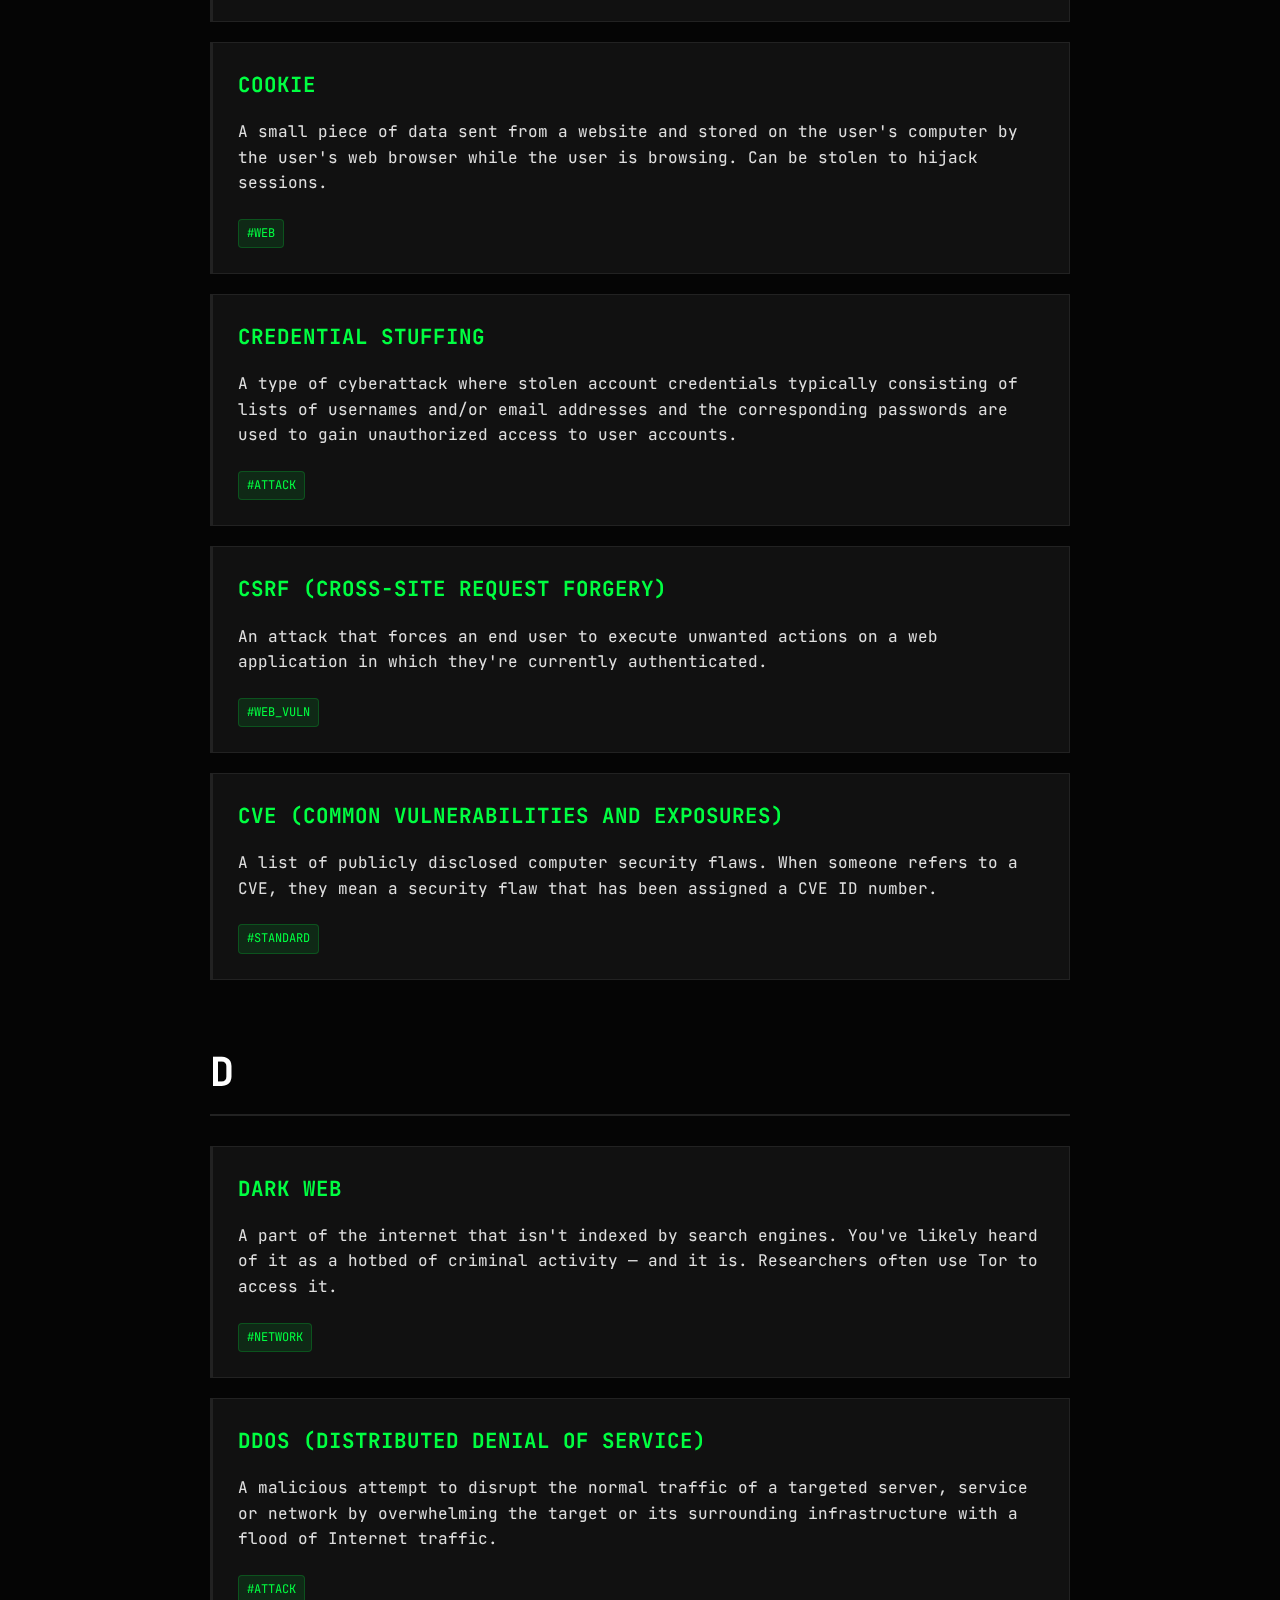
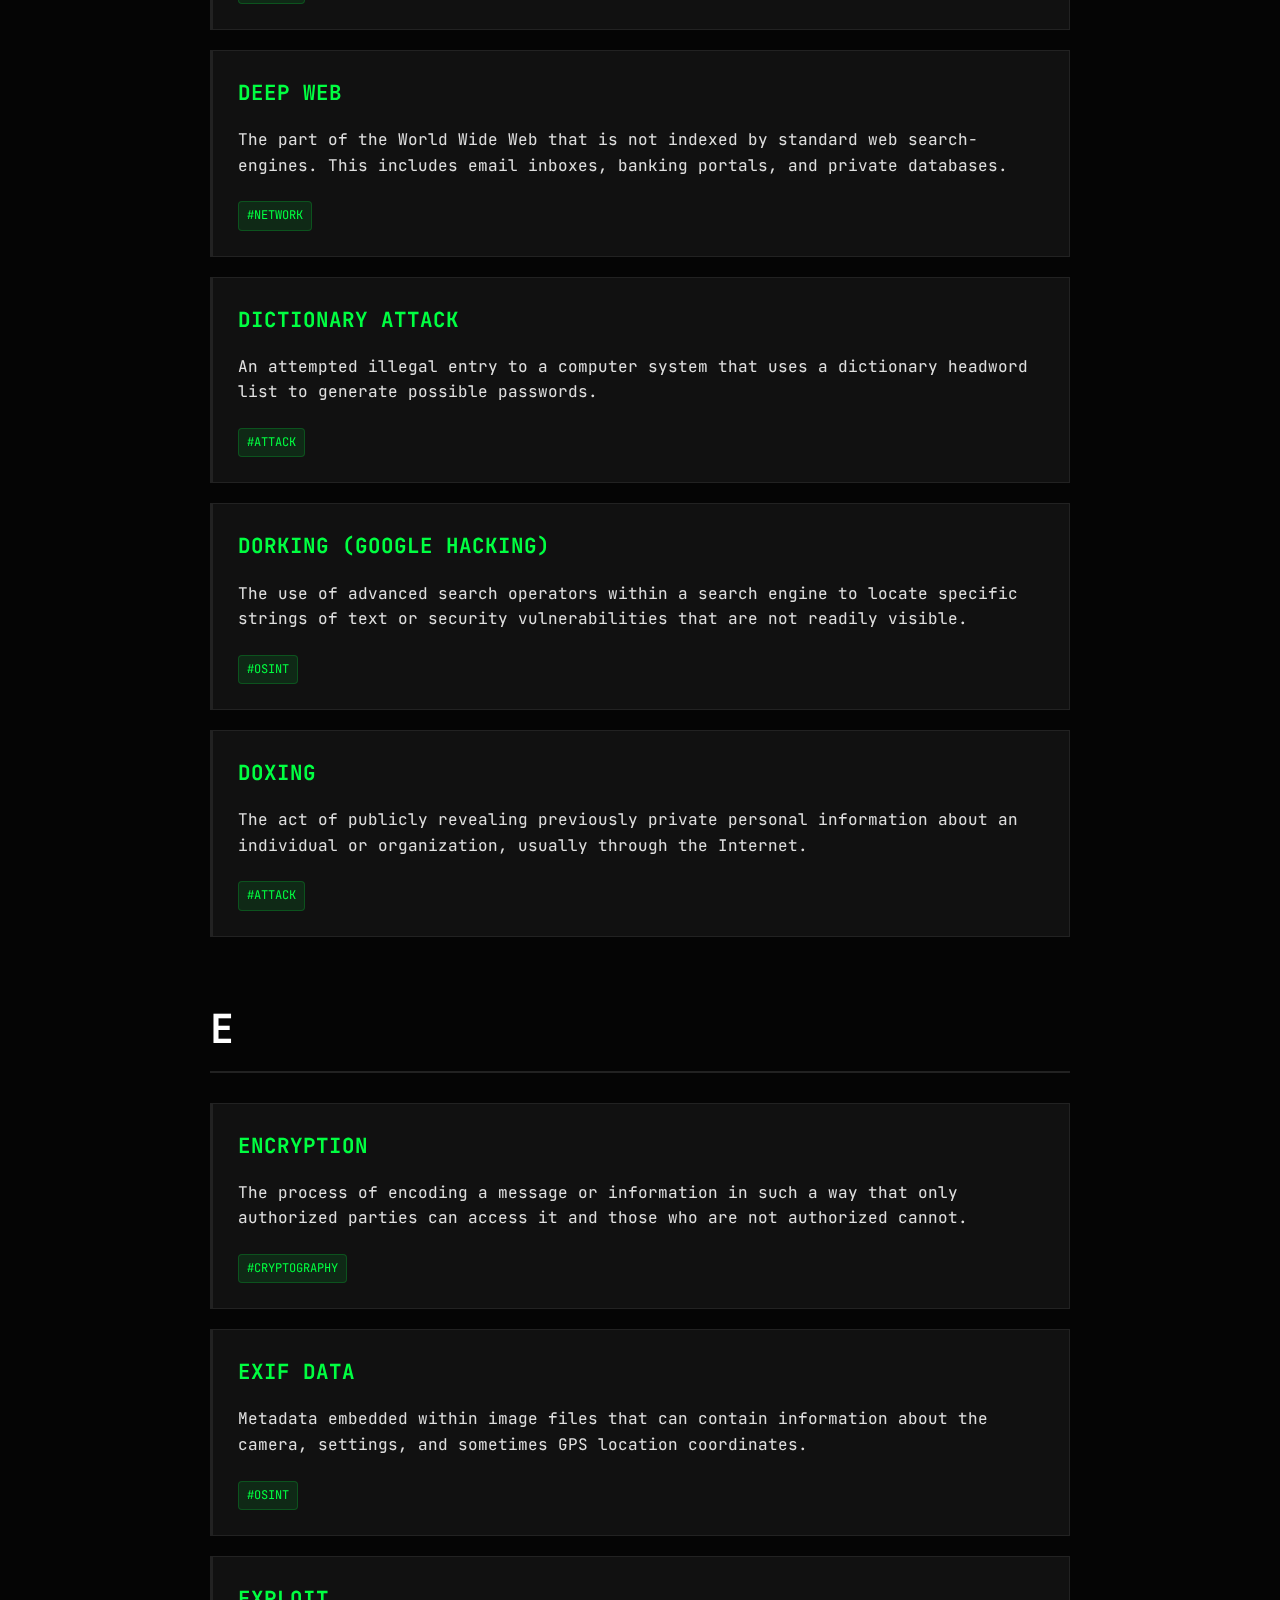
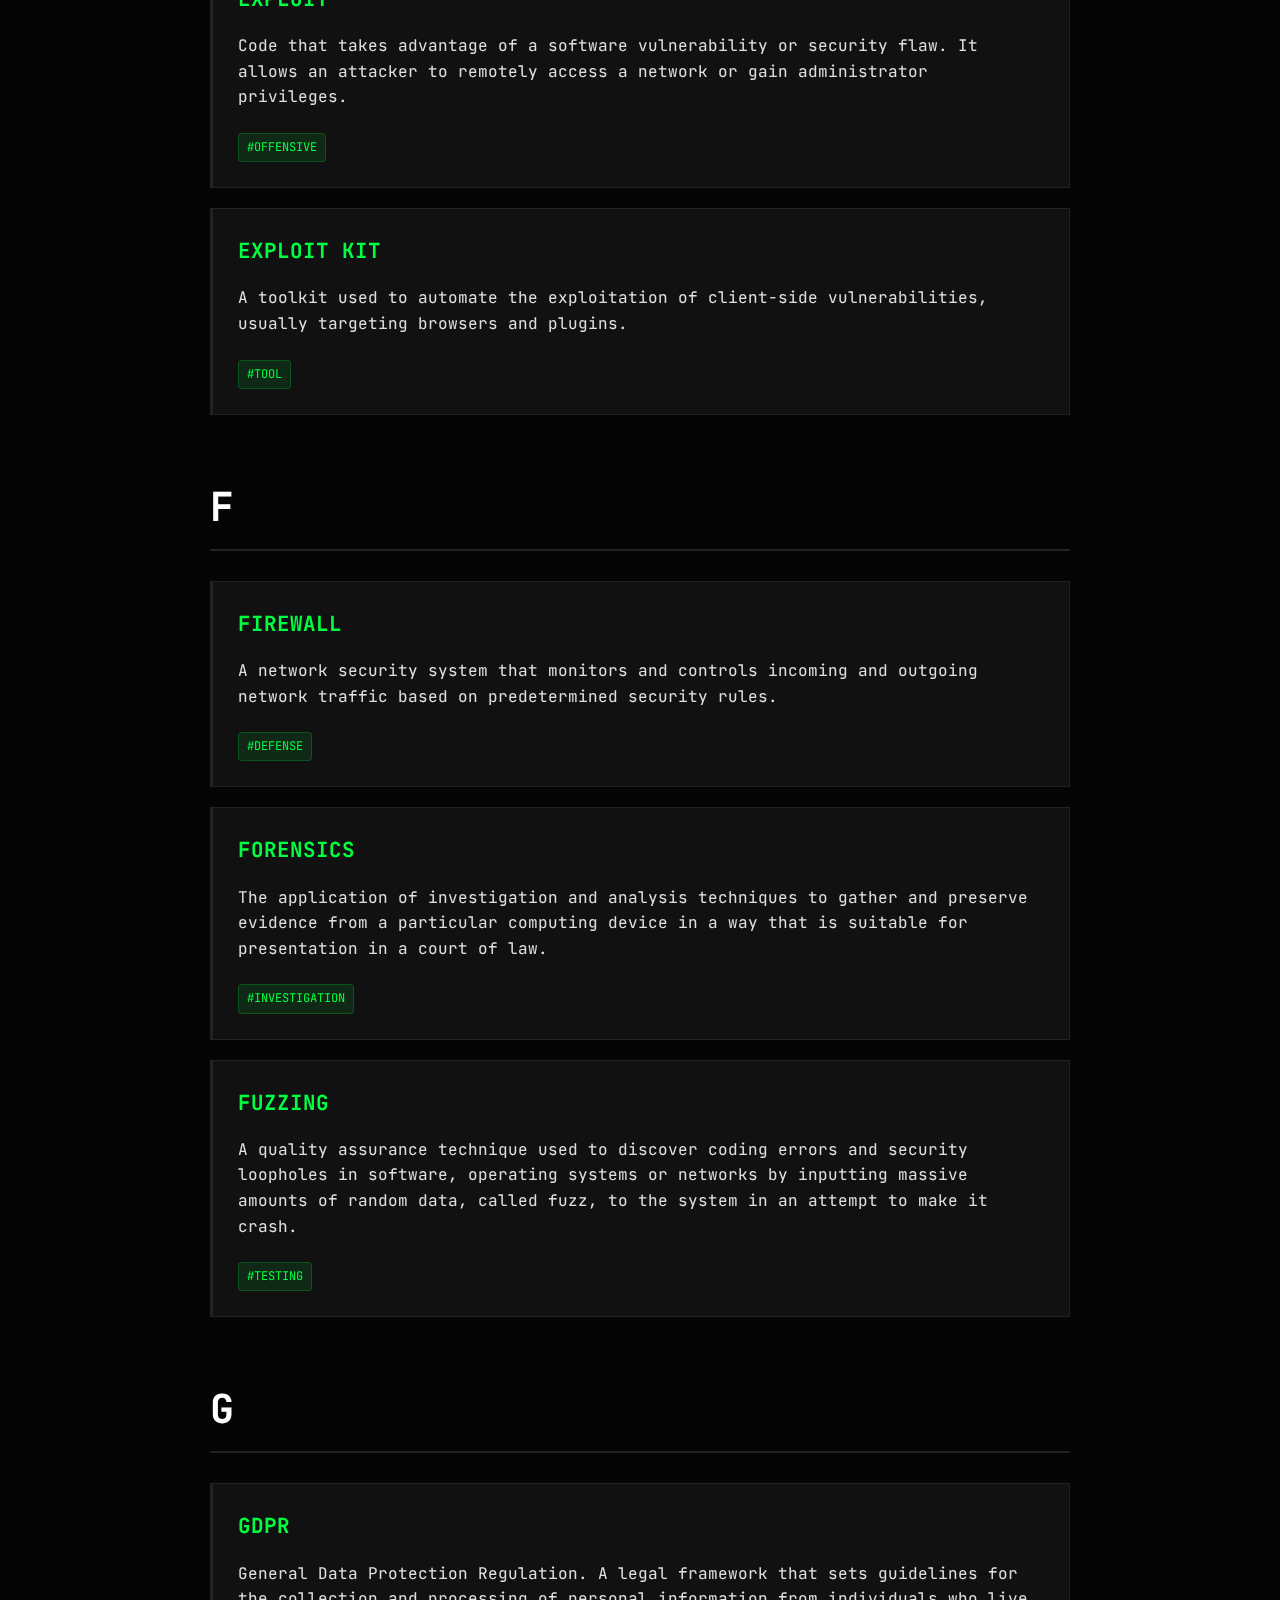
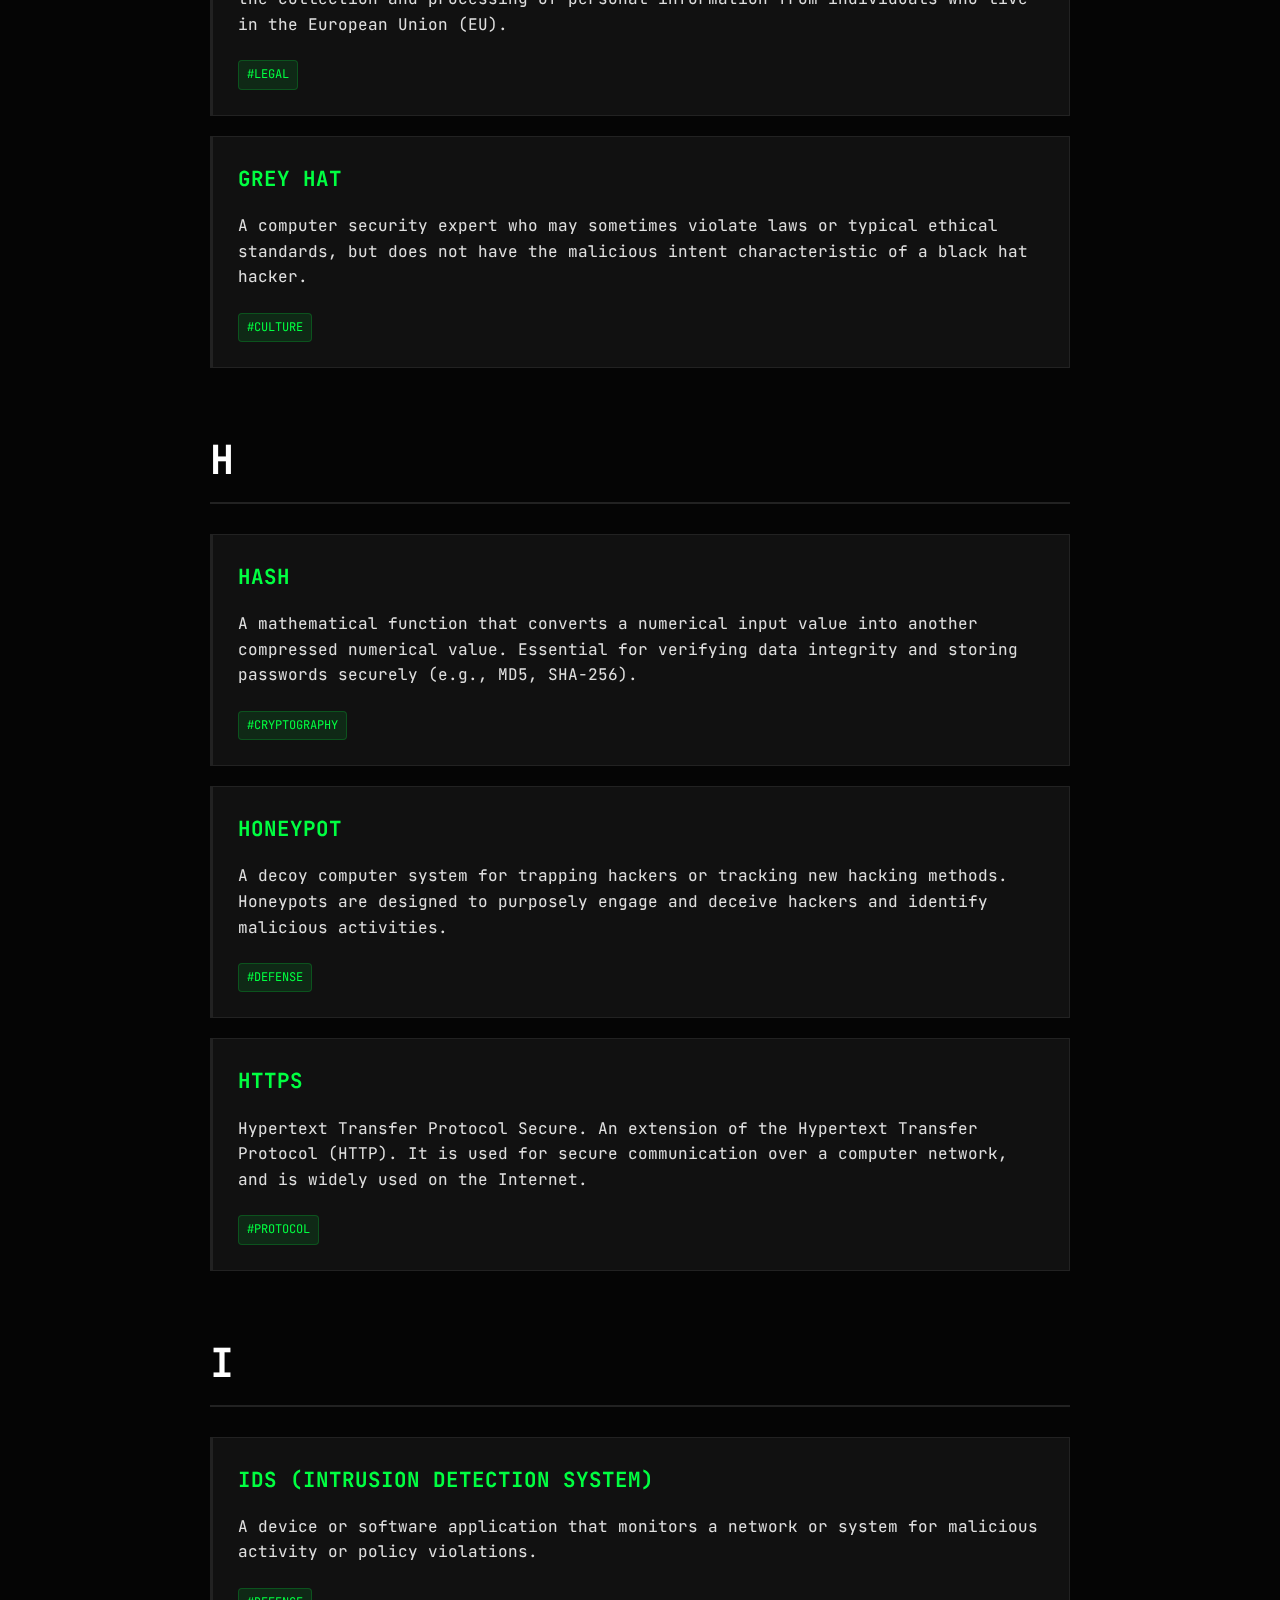
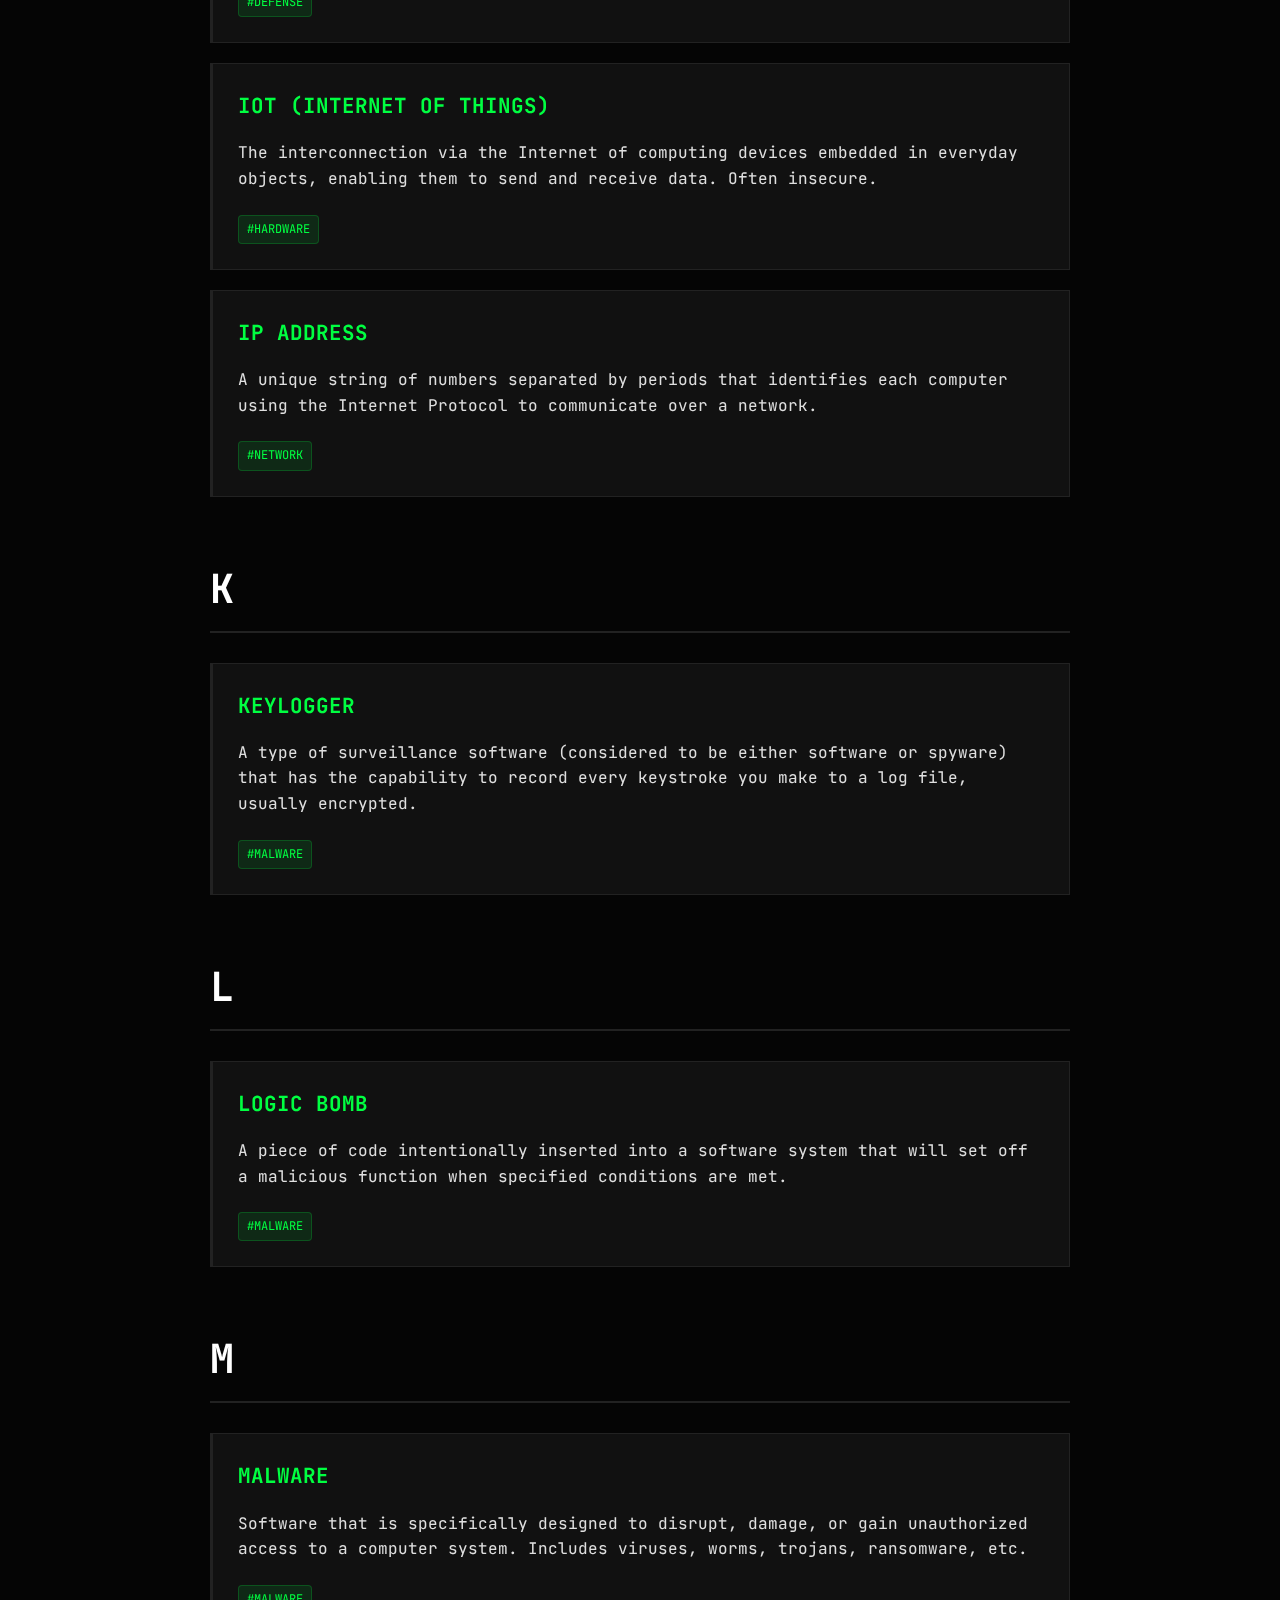
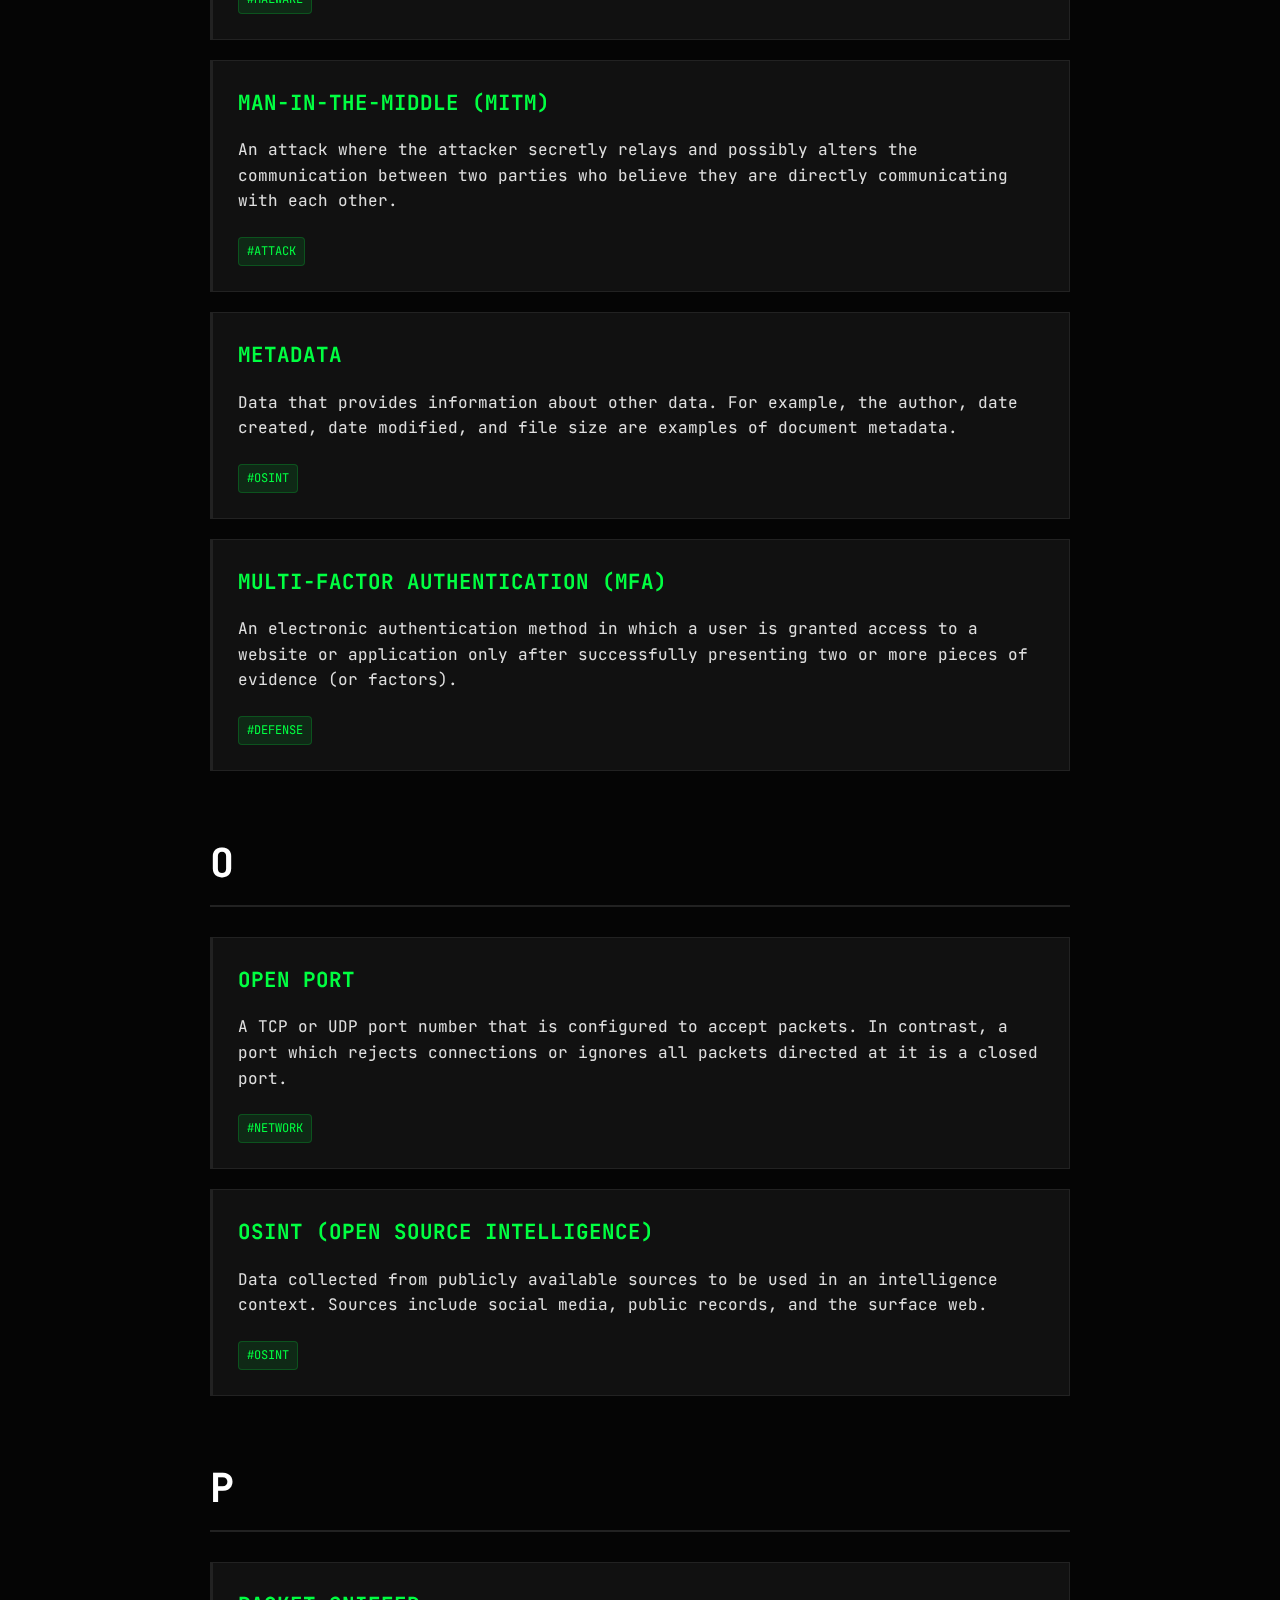
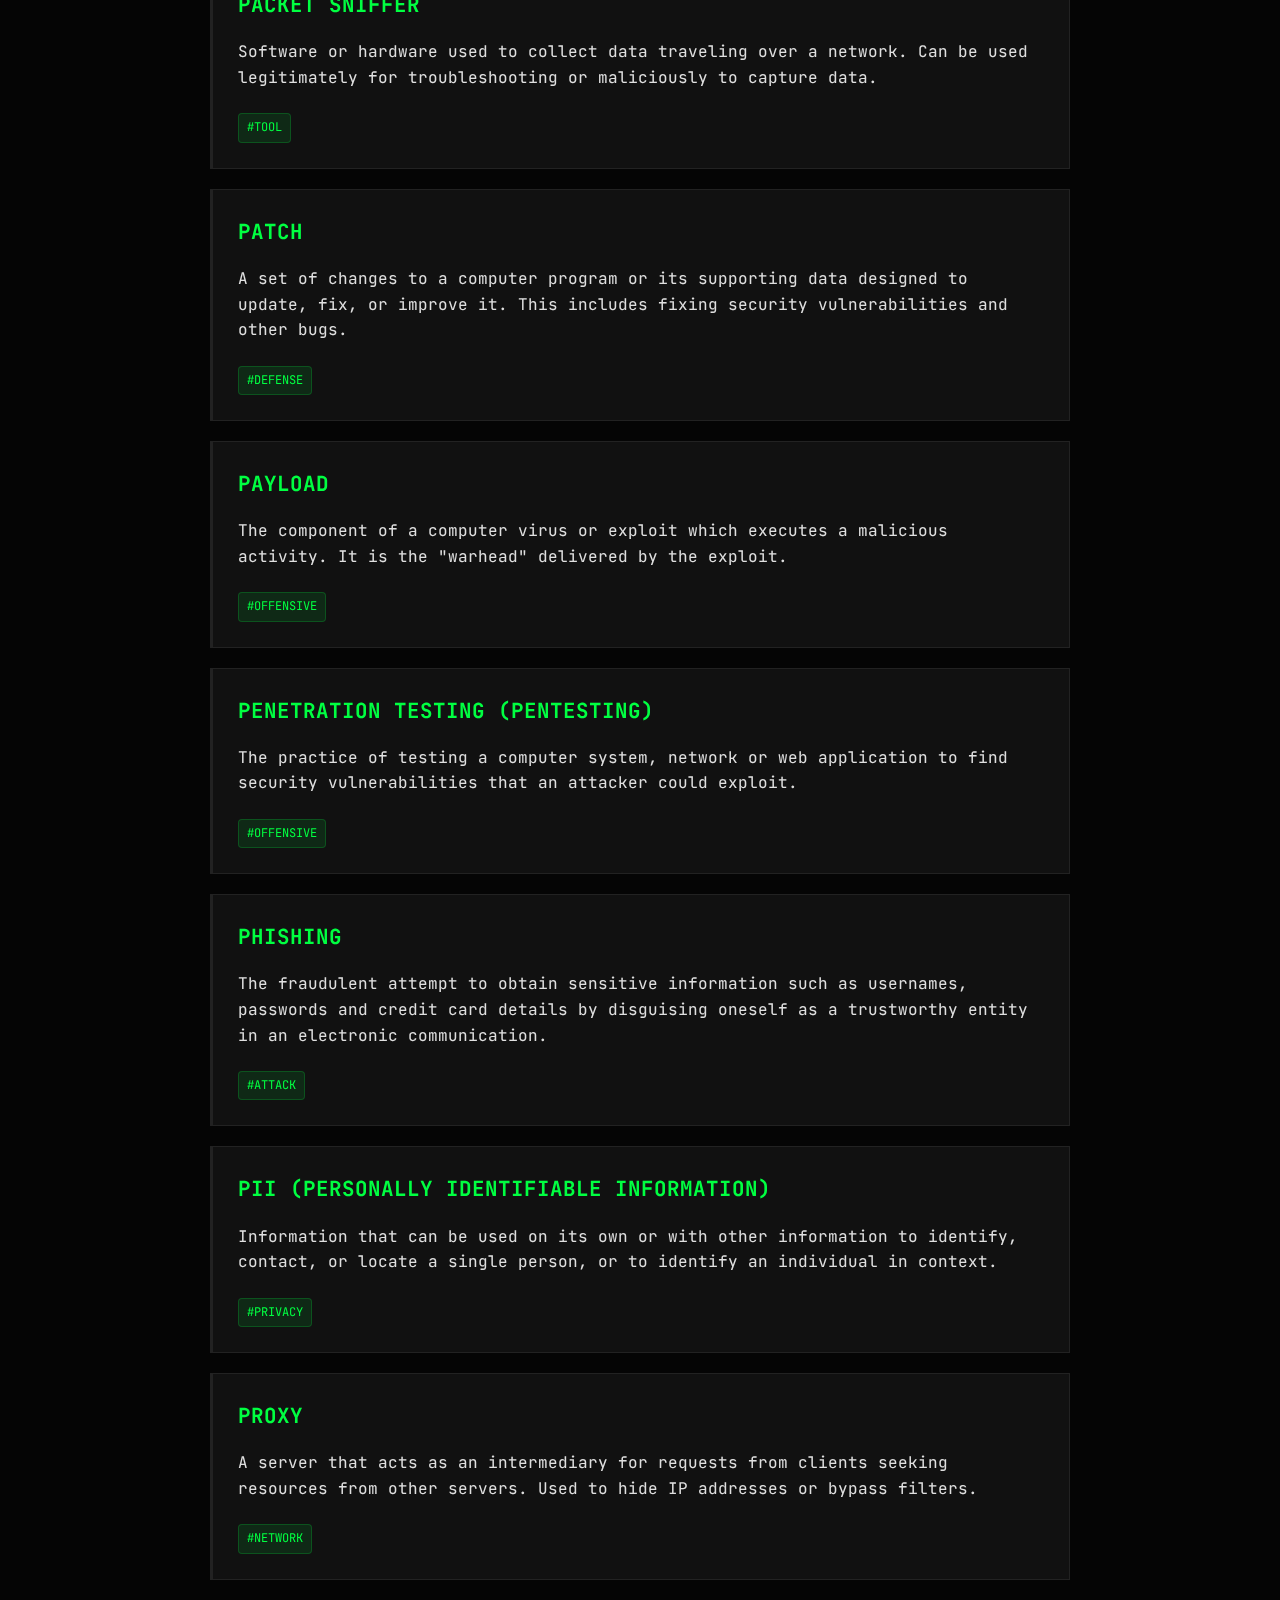
<file: academy/glossary.html>
<!DOCTYPE html>
<html lang="en">
<head>
   

    <meta charset="UTF-8">
    <meta name="viewport" content="width=device-width, initial-scale=1.0">
    <title>Hacker Glossary: 100+ Cyber Security Terms | DorkSearch PRO</title>
    
    <link rel="preconnect" href="https://fonts.googleapis.com">
    <link rel="preconnect" href="https://fonts.gstatic.com" crossorigin>
    <link href="https://fonts.googleapis.com/css2?family=Share+Tech+Mono&family=JetBrains+Mono:wght@400;600&display=swap" rel="stylesheet">
    <link rel="stylesheet" href="https://cdnjs.cloudflare.com/ajax/libs/font-awesome/6.0.0/css/all.min.css">
    
    <link rel="stylesheet" href="../style.css">

    <style>
        /* GLOSSARY SPECIFIC STYLES */
        .article-container { 
            max-width: 900px; 
            margin: 0 auto; 
            padding: 40px 20px; 
            position: relative; 
            z-index: 2; 
        }
        
        .breadcrumb {
            color: var(--text-dim);
            margin-bottom: 30px;
            font-size: 0.85rem;
            letter-spacing: 1px;
            border-bottom: 1px dashed var(--border);
            padding-bottom: 15px;
        }
        .breadcrumb a {
            color: var(--primary);
            text-decoration: none;
            transition: 0.3s;
        }
        .breadcrumb a:hover { text-shadow: 0 0 5px var(--primary); }

        h1 {
            font-size: clamp(2rem, 5vw, 3rem);
            color: var(--text-bright);
            margin-bottom: 10px;
            text-transform: uppercase;
            text-align: center;
        }

        .subtitle-gl { 
            text-align: center; 
            color: var(--text-dim); 
            margin-bottom: 40px; 
            font-size: 1.1rem;
        }

        /* Term Cards */
        .term-card {
            background: var(--bg-card);
            border: 1px solid var(--border);
            border-left: 3px solid var(--border);
            padding: 25px;
            margin-bottom: 20px;
            transition: var(--transition);
            position: relative;
        }

        .term-card:hover {
            border-left-color: var(--primary);
            border-color: var(--primary);
            box-shadow: var(--shadow);
            transform: translateX(5px);
        }
        
        .term-title {
            color: var(--primary);
            font-size: 1.3rem;
            margin-bottom: 10px;
            text-transform: uppercase;
            font-weight: 700;
            letter-spacing: 1px;
        }

        .term-def { 
            color: var(--text); 
            line-height: 1.6; 
            margin-bottom: 15px; 
            font-size: 1rem; 
        }
        
        .tag {
            display: inline-block;
            background: rgba(0, 255, 65, 0.1);
            color: var(--primary);
            font-size: 0.75rem;
            padding: 4px 8px;
            border-radius: 4px;
            text-transform: uppercase;
            border: 1px solid rgba(0, 255, 65, 0.2);
        }

        /* Fake Search Bar */
        .search-bar-fake {
            width: 100%;
            background: var(--bg-input);
            border: 1px solid var(--primary);
            padding: 15px;
            color: var(--primary);
            margin-bottom: 40px;
            font-family: 'JetBrains Mono', monospace;
            text-align: center;
            box-shadow: 0 0 10px rgba(0, 255, 65, 0.1);
        }
        
        /* Letter Separator */
        .letter-sep {
            color: var(--text-bright);
            font-size: 2.5rem;
            margin: 60px 0 30px 0;
            border-bottom: 2px solid var(--border);
            padding-bottom: 10px;
            font-weight: 700;
        }

        .back-link {
            display: inline-block;
            margin-top: 40px;
            color: var(--text-dim);
            text-decoration: none;
            border-bottom: 1px solid transparent;
            transition: var(--transition);
        }
        .back-link:hover {
            color: var(--primary);
            border-bottom-color: var(--primary);
        }
    </style>
</head>
<body>

    <div class="grid-overlay"></div>
    <div class="particles-bg"></div>

    <div class="container">
        <header>
            <div class="status-bar">
                <span class="status-item"><i class="fas fa-circle pulse-green"></i> DATABASE: ACCESS_GRANTED</span>
                <span class="status-item">ENCRYPTION: ON</span>
                <span class="status-item">V.4.0</span>
            </div>

            <div class="header-content">
                <h1 class="main-title">
                    <span class="glitch" data-text="ACADEMY">ACADEMY_<span class="highlight">DB</span></span>
                </h1>
                <p class="subtitle">
                    <i class="fas fa-graduation-cap"></i> KNOWLEDGE BASE FOR SECURITY RESEARCHERS
                </p>
            </div>
            
            <nav class="main-nav">
                <a href="../index.html" class="nav-item">
                    <i class="fas fa-home"></i> TOOL
                </a>
                <a href="../meta-extractor.html" class="nav-item">
                    <i class="fas fa-image"></i> EXIF_HUNTER
                </a>
                <a href="../emoji-crypt.html" class="nav-item">
                    <i class="fas fa-lock"></i> EMOJI_CRYPT
                </a>
                <a href="index.html" class="nav-item active">
                    <i class="fas fa-graduation-cap"></i> ACADEMY
                </a>
            </nav>
        </header>

        <main>
            <div class="article-container">
                <div class="breadcrumb">
                    <i class="fas fa-terminal"></i> <a href="../index.html">ROOT</a> / <a href="index.html">ACADEMY</a> / GLOSSARY_DB
                </div>

                <h1>>> TERMINAL_GLOSSARY_V.2</h1>
                <p class="subtitle-gl">The definitive database of 100+ cybersecurity definitions.</p>
                
                <!-- <div class="ad-container" style="margin: 30px 0;">
                    <p class="ad-label"><i class="fas fa-ad"></i> SPONSORED_INTELLIGENCE</p>
                    <script async="async" data-cfasync="false" src="https://pl28558446.effectivegatecpm.com/e81d07d58d502a501a18f60e43a6de72/invoke.js"></script>
                    <div id="container-e81d07d58d502a501a18f60e43a6de72"></div>
                </div> -->

                <div class="search-bar-fake">
                    > SYSTEM_STATUS: ALL RECORDS LOADED [104 TERMS]
                </div>

                <h2 class="letter-sep">A</h2>
                
                <div class="term-card">
                    <div class="term-title">Advanced Persistent Threat (APT)</div>
                    <div class="term-def">A stealthy threat actor, typically a nation-state or state-sponsored group, which gains unauthorized access to a computer network and remains undetected for an extended period.</div>
                    <div class="tag">#THREAT_INTEL</div>
                </div>

                <div class="term-card">
                    <div class="term-title">Adware</div>
                    <div class="term-def">Software that automatically displays or downloads advertising material (often unwanted) when a user is online.</div>
                    <div class="tag">#MALWARE</div>
                </div>

                <div class="term-card">
                    <div class="term-title">Air Gap</div>
                    <div class="term-def">A network security measure employed on one or more computers to ensure that a secure computer network is physically isolated from unsecured networks, such as the public Internet or an unsecured local area network.</div>
                    <div class="tag">#DEFENSE</div>
                </div>

                <div class="term-card">
                    <div class="term-title">AES (Advanced Encryption Standard)</div>
                    <div class="term-def">A symmetric block cipher chosen by the U.S. government to protect classified information. It is implemented in software and hardware throughout the world to encrypt sensitive data.</div>
                    <div class="tag">#CRYPTOGRAPHY</div>
                </div>

                <div class="term-card">
                    <div class="term-title">API (Application Programming Interface)</div>
                    <div class="term-def">A set of functions and procedures allowing the creation of applications that access the features or data of an operating system, application, or other service. Often a vector for attack if unsecured.</div>
                    <div class="tag">#DEV</div>
                </div>

                <h2 class="letter-sep">B</h2>

                <div class="term-card">
                    <div class="term-title">Backdoor</div>
                    <div class="term-def">A means to access a computer system or encrypted data that bypasses the system's customary security mechanisms.</div>
                    <div class="tag">#MALWARE</div>
                </div>

                <div class="term-card">
                    <div class="term-title">Black Hat</div>
                    <div class="term-def">A hacker who violates computer security for little reason beyond maliciousness or for personal gain.</div>
                    <div class="tag">#CULTURE</div>
                </div>

                <div class="term-card">
                    <div class="term-title">Blue Team</div>
                    <div class="term-def">A group of individuals who perform an analysis of information systems to ensure security, identify security flaws, verify the effectiveness of each security measure, and make certain all security measures will continue to be effective after implementation.</div>
                    <div class="tag">#DEFENSE</div>
                </div>

                <div class="term-card">
                    <div class="term-title">Botnet</div>
                    <div class="term-def">A network of private computers infected with malicious software and controlled as a group without the owners' knowledge, often used to send spam or launch DDoS attacks.</div>
                    <div class="tag">#ATTACK</div>
                </div>

                <div class="term-card">
                    <div class="term-title">Brute Force Attack</div>
                    <div class="term-def">A trial and error method used by application programs to decode encrypted data such as passwords or Data Encryption Standard (DES) keys, through exhaustive effort (using brute force) rather than employing intellectual strategies.</div>
                    <div class="tag">#ATTACK</div>
                </div>

                <div class="term-card">
                    <div class="term-title">Bug Bounty</div>
                    <div class="term-def">A deal offered by many websites, organizations and software developers by which individuals can receive recognition and compensation for reporting bugs, especially those pertaining to security exploits and vulnerabilities.</div>
                    <div class="tag">#RESEARCH</div>
                </div>

                <div class="term-card">
                    <div class="term-title">Burp Suite</div>
                    <div class="term-def">A leading software for web application security testing. It acts as a proxy, allowing interception and modification of traffic between browser and server.</div>
                    <div class="tag">#TOOL</div>
                </div>

                <h2 class="letter-sep">C</h2>

                <div class="term-card">
                    <div class="term-title">C2 (Command and Control)</div>
                    <div class="term-def">A server used by an attacker to maintain communications with compromised systems within a target network.</div>
                    <div class="tag">#MALWARE</div>
                </div>

                <div class="term-card">
                    <div class="term-title">Cipher</div>
                    <div class="term-def">An algorithm for performing encryption or decryption—a series of well-defined steps that can be followed as a procedure.</div>
                    <div class="tag">#CRYPTOGRAPHY</div>
                </div>

                <div class="term-card">
                    <div class="term-title">Clickjacking</div>
                    <div class="term-def">A malicious technique of tricking a Web user into clicking on something different from what the user perceives they are clicking on.</div>
                    <div class="tag">#WEB_VULN</div>
                </div>

                <div class="term-card">
                    <div class="term-title">Cookie</div>
                    <div class="term-def">A small piece of data sent from a website and stored on the user's computer by the user's web browser while the user is browsing. Can be stolen to hijack sessions.</div>
                    <div class="tag">#WEB</div>
                </div>

                <div class="term-card">
                    <div class="term-title">Credential Stuffing</div>
                    <div class="term-def">A type of cyberattack where stolen account credentials typically consisting of lists of usernames and/or email addresses and the corresponding passwords are used to gain unauthorized access to user accounts.</div>
                    <div class="tag">#ATTACK</div>
                </div>

                <div class="term-card">
                    <div class="term-title">CSRF (Cross-Site Request Forgery)</div>
                    <div class="term-def">An attack that forces an end user to execute unwanted actions on a web application in which they're currently authenticated.</div>
                    <div class="tag">#WEB_VULN</div>
                </div>

                <div class="term-card">
                    <div class="term-title">CVE (Common Vulnerabilities and Exposures)</div>
                    <div class="term-def">A list of publicly disclosed computer security flaws. When someone refers to a CVE, they mean a security flaw that has been assigned a CVE ID number.</div>
                    <div class="tag">#STANDARD</div>
                </div>

                <h2 class="letter-sep">D</h2>

                <div class="term-card">
                    <div class="term-title">Dark Web</div>
                    <div class="term-def">A part of the internet that isn't indexed by search engines. You've likely heard of it as a hotbed of criminal activity — and it is. Researchers often use Tor to access it.</div>
                    <div class="tag">#NETWORK</div>
                </div>

                <div class="term-card">
                    <div class="term-title">DDoS (Distributed Denial of Service)</div>
                    <div class="term-def">A malicious attempt to disrupt the normal traffic of a targeted server, service or network by overwhelming the target or its surrounding infrastructure with a flood of Internet traffic.</div>
                    <div class="tag">#ATTACK</div>
                </div>

                <div class="term-card">
                    <div class="term-title">Deep Web</div>
                    <div class="term-def">The part of the World Wide Web that is not indexed by standard web search-engines. This includes email inboxes, banking portals, and private databases.</div>
                    <div class="tag">#NETWORK</div>
                </div>

                <div class="term-card">
                    <div class="term-title">Dictionary Attack</div>
                    <div class="term-def">An attempted illegal entry to a computer system that uses a dictionary headword list to generate possible passwords.</div>
                    <div class="tag">#ATTACK</div>
                </div>

                <div class="term-card">
                    <div class="term-title">Dorking (Google Hacking)</div>
                    <div class="term-def">The use of advanced search operators within a search engine to locate specific strings of text or security vulnerabilities that are not readily visible.</div>
                    <div class="tag">#OSINT</div>
                </div>

                <div class="term-card">
                    <div class="term-title">Doxing</div>
                    <div class="term-def">The act of publicly revealing previously private personal information about an individual or organization, usually through the Internet.</div>
                    <div class="tag">#ATTACK</div>
                </div>

                <h2 class="letter-sep">E</h2>

                <div class="term-card">
                    <div class="term-title">Encryption</div>
                    <div class="term-def">The process of encoding a message or information in such a way that only authorized parties can access it and those who are not authorized cannot.</div>
                    <div class="tag">#CRYPTOGRAPHY</div>
                </div>

                <div class="term-card">
                    <div class="term-title">Exif Data</div>
                    <div class="term-def">Metadata embedded within image files that can contain information about the camera, settings, and sometimes GPS location coordinates.</div>
                    <div class="tag">#OSINT</div>
                </div>

                <div class="term-card">
                    <div class="term-title">Exploit</div>
                    <div class="term-def">Code that takes advantage of a software vulnerability or security flaw. It allows an attacker to remotely access a network or gain administrator privileges.</div>
                    <div class="tag">#OFFENSIVE</div>
                </div>

                <div class="term-card">
                    <div class="term-title">Exploit Kit</div>
                    <div class="term-def">A toolkit used to automate the exploitation of client-side vulnerabilities, usually targeting browsers and plugins.</div>
                    <div class="tag">#TOOL</div>
                </div>

                <h2 class="letter-sep">F</h2>

                <div class="term-card">
                    <div class="term-title">Firewall</div>
                    <div class="term-def">A network security system that monitors and controls incoming and outgoing network traffic based on predetermined security rules.</div>
                    <div class="tag">#DEFENSE</div>
                </div>

                <div class="term-card">
                    <div class="term-title">Forensics</div>
                    <div class="term-def">The application of investigation and analysis techniques to gather and preserve evidence from a particular computing device in a way that is suitable for presentation in a court of law.</div>
                    <div class="tag">#INVESTIGATION</div>
                </div>

                <div class="term-card">
                    <div class="term-title">Fuzzing</div>
                    <div class="term-def">A quality assurance technique used to discover coding errors and security loopholes in software, operating systems or networks by inputting massive amounts of random data, called fuzz, to the system in an attempt to make it crash.</div>
                    <div class="tag">#TESTING</div>
                </div>

                <h2 class="letter-sep">G</h2>

                <div class="term-card">
                    <div class="term-title">GDPR</div>
                    <div class="term-def">General Data Protection Regulation. A legal framework that sets guidelines for the collection and processing of personal information from individuals who live in the European Union (EU).</div>
                    <div class="tag">#LEGAL</div>
                </div>

                <div class="term-card">
                    <div class="term-title">Grey Hat</div>
                    <div class="term-def">A computer security expert who may sometimes violate laws or typical ethical standards, but does not have the malicious intent characteristic of a black hat hacker.</div>
                    <div class="tag">#CULTURE</div>
                </div>

                <h2 class="letter-sep">H</h2>

                <div class="term-card">
                    <div class="term-title">Hash</div>
                    <div class="term-def">A mathematical function that converts a numerical input value into another compressed numerical value. Essential for verifying data integrity and storing passwords securely (e.g., MD5, SHA-256).</div>
                    <div class="tag">#CRYPTOGRAPHY</div>
                </div>

                <div class="term-card">
                    <div class="term-title">Honeypot</div>
                    <div class="term-def">A decoy computer system for trapping hackers or tracking new hacking methods. Honeypots are designed to purposely engage and deceive hackers and identify malicious activities.</div>
                    <div class="tag">#DEFENSE</div>
                </div>

                <div class="term-card">
                    <div class="term-title">HTTPS</div>
                    <div class="term-def">Hypertext Transfer Protocol Secure. An extension of the Hypertext Transfer Protocol (HTTP). It is used for secure communication over a computer network, and is widely used on the Internet.</div>
                    <div class="tag">#PROTOCOL</div>
                </div>

                <h2 class="letter-sep">I</h2>

                <div class="term-card">
                    <div class="term-title">IDS (Intrusion Detection System)</div>
                    <div class="term-def">A device or software application that monitors a network or system for malicious activity or policy violations.</div>
                    <div class="tag">#DEFENSE</div>
                </div>

                <div class="term-card">
                    <div class="term-title">IoT (Internet of Things)</div>
                    <div class="term-def">The interconnection via the Internet of computing devices embedded in everyday objects, enabling them to send and receive data. Often insecure.</div>
                    <div class="tag">#HARDWARE</div>
                </div>

                <div class="term-card">
                    <div class="term-title">IP Address</div>
                    <div class="term-def">A unique string of numbers separated by periods that identifies each computer using the Internet Protocol to communicate over a network.</div>
                    <div class="tag">#NETWORK</div>
                </div>

                <h2 class="letter-sep">K</h2>

                <div class="term-card">
                    <div class="term-title">Keylogger</div>
                    <div class="term-def">A type of surveillance software (considered to be either software or spyware) that has the capability to record every keystroke you make to a log file, usually encrypted.</div>
                    <div class="tag">#MALWARE</div>
                </div>

                <h2 class="letter-sep">L</h2>

                <div class="term-card">
                    <div class="term-title">Logic Bomb</div>
                    <div class="term-def">A piece of code intentionally inserted into a software system that will set off a malicious function when specified conditions are met.</div>
                    <div class="tag">#MALWARE</div>
                </div>

                <h2 class="letter-sep">M</h2>

                <div class="term-card">
                    <div class="term-title">Malware</div>
                    <div class="term-def">Software that is specifically designed to disrupt, damage, or gain unauthorized access to a computer system. Includes viruses, worms, trojans, ransomware, etc.</div>
                    <div class="tag">#MALWARE</div>
                </div>

                <div class="term-card">
                    <div class="term-title">Man-in-the-Middle (MitM)</div>
                    <div class="term-def">An attack where the attacker secretly relays and possibly alters the communication between two parties who believe they are directly communicating with each other.</div>
                    <div class="tag">#ATTACK</div>
                </div>

                <div class="term-card">
                    <div class="term-title">Metadata</div>
                    <div class="term-def">Data that provides information about other data. For example, the author, date created, date modified, and file size are examples of document metadata.</div>
                    <div class="tag">#OSINT</div>
                </div>

                <div class="term-card">
                    <div class="term-title">Multi-Factor Authentication (MFA)</div>
                    <div class="term-def">An electronic authentication method in which a user is granted access to a website or application only after successfully presenting two or more pieces of evidence (or factors).</div>
                    <div class="tag">#DEFENSE</div>
                </div>

                <h2 class="letter-sep">O</h2>

                <div class="term-card">
                    <div class="term-title">Open Port</div>
                    <div class="term-def">A TCP or UDP port number that is configured to accept packets. In contrast, a port which rejects connections or ignores all packets directed at it is a closed port.</div>
                    <div class="tag">#NETWORK</div>
                </div>

                <div class="term-card">
                    <div class="term-title">OSINT (Open Source Intelligence)</div>
                    <div class="term-def">Data collected from publicly available sources to be used in an intelligence context. Sources include social media, public records, and the surface web.</div>
                    <div class="tag">#OSINT</div>
                </div>

                <h2 class="letter-sep">P</h2>

                <div class="term-card">
                    <div class="term-title">Packet Sniffer</div>
                    <div class="term-def">Software or hardware used to collect data traveling over a network. Can be used legitimately for troubleshooting or maliciously to capture data.</div>
                    <div class="tag">#TOOL</div>
                </div>

                <div class="term-card">
                    <div class="term-title">Patch</div>
                    <div class="term-def">A set of changes to a computer program or its supporting data designed to update, fix, or improve it. This includes fixing security vulnerabilities and other bugs.</div>
                    <div class="tag">#DEFENSE</div>
                </div>

                <div class="term-card">
                    <div class="term-title">Payload</div>
                    <div class="term-def">The component of a computer virus or exploit which executes a malicious activity. It is the "warhead" delivered by the exploit.</div>
                    <div class="tag">#OFFENSIVE</div>
                </div>

                <div class="term-card">
                    <div class="term-title">Penetration Testing (Pentesting)</div>
                    <div class="term-def">The practice of testing a computer system, network or web application to find security vulnerabilities that an attacker could exploit.</div>
                    <div class="tag">#OFFENSIVE</div>
                </div>

                <div class="term-card">
                    <div class="term-title">Phishing</div>
                    <div class="term-def">The fraudulent attempt to obtain sensitive information such as usernames, passwords and credit card details by disguising oneself as a trustworthy entity in an electronic communication.</div>
                    <div class="tag">#ATTACK</div>
                </div>

                <div class="term-card">
                    <div class="term-title">PII (Personally Identifiable Information)</div>
                    <div class="term-def">Information that can be used on its own or with other information to identify, contact, or locate a single person, or to identify an individual in context.</div>
                    <div class="tag">#PRIVACY</div>
                </div>

                <div class="term-card">
                    <div class="term-title">Proxy</div>
                    <div class="term-def">A server that acts as an intermediary for requests from clients seeking resources from other servers. Used to hide IP addresses or bypass filters.</div>
                    <div class="tag">#NETWORK</div>
                </div>

                <h2 class="letter-sep">R</h2>

                <div class="term-card">
                    <div class="term-title">Ransomware</div>
                    <div class="term-def">A type of malware that threatens to publish the victim's data or perpetually block access to it unless a ransom is paid.</div>
                    <div class="tag">#MALWARE</div>
                </div>

                <div class="term-card">
                    <div class="term-title">RAT (Remote Access Trojan)</div>
                    <div class="term-def">A malware program that includes a back door for administrative control over the target computer.</div>
                    <div class="tag">#MALWARE</div>
                </div>

                <div class="term-card">
                    <div class="term-title">Red Team</div>
                    <div class="term-def">An independent group that challenges an organization to improve its effectiveness by assuming an adversarial role or point of view.</div>
                    <div class="tag">#OFFENSIVE</div>
                </div>

                <div class="term-card">
                    <div class="term-title">Rootkit</div>
                    <div class="term-def">A collection of computer software, typically malicious, designed to enable access to a computer or an area of its software that is not otherwise allowed (for example, to an unauthorized user) and often masks its existence or the existence of other software.</div>
                    <div class="tag">#MALWARE</div>
                </div>

                <h2 class="letter-sep">S</h2>

                <div class="term-card">
                    <div class="term-title">Salt</div>
                    <div class="term-def">Random data that is used as an additional input to a one-way function that hashes data, a password or passphrase. It protects against dictionary attacks and rainbow table attacks.</div>
                    <div class="tag">#CRYPTOGRAPHY</div>
                </div>

                <div class="term-card">
                    <div class="term-title">Sandbox</div>
                    <div class="term-def">A security mechanism for separating running programs, usually in an effort to mitigate system failures or software vulnerabilities from spreading.</div>
                    <div class="tag">#DEFENSE</div>
                </div>

                <div class="term-card">
                    <div class="term-title">Script Kiddie</div>
                    <div class="term-def">A derogatory term for a person who uses existing computer scripts or code to hack into computers, lacking the expertise to write their own.</div>
                    <div class="tag">#CULTURE</div>
                </div>

                <div class="term-card">
                    <div class="term-title">Shodan</div>
                    <div class="term-def">A search engine that lets the user find specific types of computers (webcams, routers, servers, etc.) connected to the internet using a variety of filters.</div>
                    <div class="tag">#TOOL</div>
                </div>

                <div class="term-card">
                    <div class="term-title">Social Engineering</div>
                    <div class="term-def">The psychological manipulation of people into performing actions or divulging confidential information.</div>
                    <div class="tag">#ATTACK</div>
                </div>

                <div class="term-card">
                    <div class="term-title">Spear Phishing</div>
                    <div class="term-def">An email or electronic communications scam targeted towards a specific individual, organization or business.</div>
                    <div class="tag">#ATTACK</div>
                </div>

                <div class="term-card">
                    <div class="term-title">Spoofing</div>
                    <div class="term-def">A situation in which a person or program successfully identifies as another by falsifying data, to gain an illegitimate advantage.</div>
                    <div class="tag">#ATTACK</div>
                </div>

                <div class="term-card">
                    <div class="term-title">SQL Injection (SQLi)</div>
                    <div class="term-def">A code injection technique used to attack data-driven applications, in which malicious SQL statements are inserted into an entry field for execution.</div>
                    <div class="tag">#WEB_VULN</div>
                </div>

                <div class="term-card">
                    <div class="term-title">SSH (Secure Shell)</div>
                    <div class="term-def">A cryptographic network protocol for operating network services securely over an unsecured network.</div>
                    <div class="tag">#PROTOCOL</div>
                </div>

                <h2 class="letter-sep">T</h2>

                <div class="term-card">
                    <div class="term-title">Tor (The Onion Router)</div>
                    <div class="term-def">Free and open-source software for enabling anonymous communication. It directs Internet traffic through a free, worldwide, volunteer overlay network.</div>
                    <div class="tag">#PRIVACY</div>
                </div>

                <div class="term-card">
                    <div class="term-title">Trojan Horse</div>
                    <div class="term-def">Any malicious computer program which misleads users of its true intent.</div>
                    <div class="tag">#MALWARE</div>
                </div>

                <div class="term-card">
                    <div class="term-title">Two-Factor Authentication (2FA)</div>
                    <div class="term-def">A subset of Multi-factor authentication that requires exactly two factors to verify the user.</div>
                    <div class="tag">#DEFENSE</div>
                </div>

                <h2 class="letter-sep">V</h2>

                <div class="term-card">
                    <div class="term-title">VPN (Virtual Private Network)</div>
                    <div class="term-def">A technology that creates a safe and encrypted connection over a less secure network, such as the internet.</div>
                    <div class="tag">#PRIVACY</div>
                </div>

                <div class="term-card">
                    <div class="term-title">Vulnerability</div>
                    <div class="term-def">A weakness which can be exploited by a threat actor, such as an attacker, to cross privilege boundaries (i.e. perform unauthorized actions) within a computer system.</div>
                    <div class="tag">#GENERAL</div>
                </div>

                <h2 class="letter-sep">W</h2>

                <div class="term-card">
                    <div class="term-title">WAF (Web Application Firewall)</div>
                    <div class="term-def">A specific form of application firewall that filters, monitors, and blocks HTTP traffic to and from a web service.</div>
                    <div class="tag">#DEFENSE</div>
                </div>

                <div class="term-card">
                    <div class="term-title">White Hat</div>
                    <div class="term-def">An ethical computer hacker, or a computer security expert, who specializes in penetration testing and in other testing methodologies that ensures the security of an organization's information systems.</div>
                    <div class="tag">#CULTURE</div>
                </div>

                <div class="term-card">
                    <div class="term-title">Whois</div>
                    <div class="term-def">A query and response protocol that is widely used for querying databases that store the registered users or assignees of an Internet resource, such as a domain name.</div>
                    <div class="tag">#OSINT</div>
                </div>

                <div class="term-card">
                    <div class="term-title">Worm</div>
                    <div class="term-def">A standalone malware computer program that replicates itself in order to spread to other computers.</div>
                    <div class="tag">#MALWARE</div>
                </div>

                <h2 class="letter-sep">X</h2>

                <div class="term-card">
                    <div class="term-title">XSS (Cross-Site Scripting)</div>
                    <div class="term-def">A type of security vulnerability typically found in web applications. XSS attacks enable attackers to inject client-side scripts into web pages viewed by other users.</div>
                    <div class="tag">#WEB_VULN</div>
                </div>

                <h2 class="letter-sep">Z</h2>

                <div class="term-card">
                    <div class="term-title">Zero-Day</div>
                    <div class="term-def">A computer-software vulnerability that is unknown to those who would be interested in mitigating the vulnerability (including the vendor).</div>
                    <div class="tag">#CRITICAL</div>
                </div>

                <div style="text-align: center;">
                    <a href="index.html" class="back-link">&lt; RETURN TO ACADEMY INDEX</a>
                </div>
            </div>
        </main>

        <footer class="site-footer">
            <div class="footer-wave"></div>
            <div class="footer-container">
                <div class="footer-section about">
                    <h3><i class="fas fa-info-circle"></i> ABOUT THE PROJECT</h3>
                    <p>DorkSearch PRO is an <strong>Open Source</strong> platform dedicated to democratizing <strong>Cybersecurity</strong> and <strong>OSINT</strong> tools.</p>
                </div>
                
                <div class="footer-section links">
                    <h3><i class="fas fa-link"></i> QUICK LINKS</h3>
                    <ul>
                        <li><a href="../index.html"><i class="fas fa-chevron-right"></i> Main Tool</a></li>
                        <li><a href="../meta-extractor.html"><i class="fas fa-chevron-right"></i> EXIF Hunter</a></li>
                        <li><a href="../privacy.html"><i class="fas fa-chevron-right"></i> Privacy Policy</a></li>
                    </ul>
                </div>
            </div>
            
            <div class="footer-bottom">
                <p>© 2026 DorkSearch PRO | Developed with <i class="fas fa-heart pulse"></i></p>
            </div>
        </footer>

    </div>

    <script>
        function createComet() {
            const container = document.body;
            const comet = document.createElement('div');
            comet.className = 'comet';
            const duration = 4 + Math.random() * 6;
            comet.style.left = Math.random() * 100 + '%';
            comet.style.setProperty('--comet-duration', duration + 's');
            comet.style.setProperty('--comet-size', (2 + Math.random() * 3) + 'px');
            comet.style.setProperty('--tail-length', (80 + Math.random() * 150) + 'px');
            container.appendChild(comet);
            setTimeout(() => comet.remove(), duration * 1000);
        }
        function spawnComets() {
            createComet();
            setTimeout(spawnComets, 1500 + Math.random() * 3000);
        }
        spawnComets();
    </script>

</body>
</html>
</file>
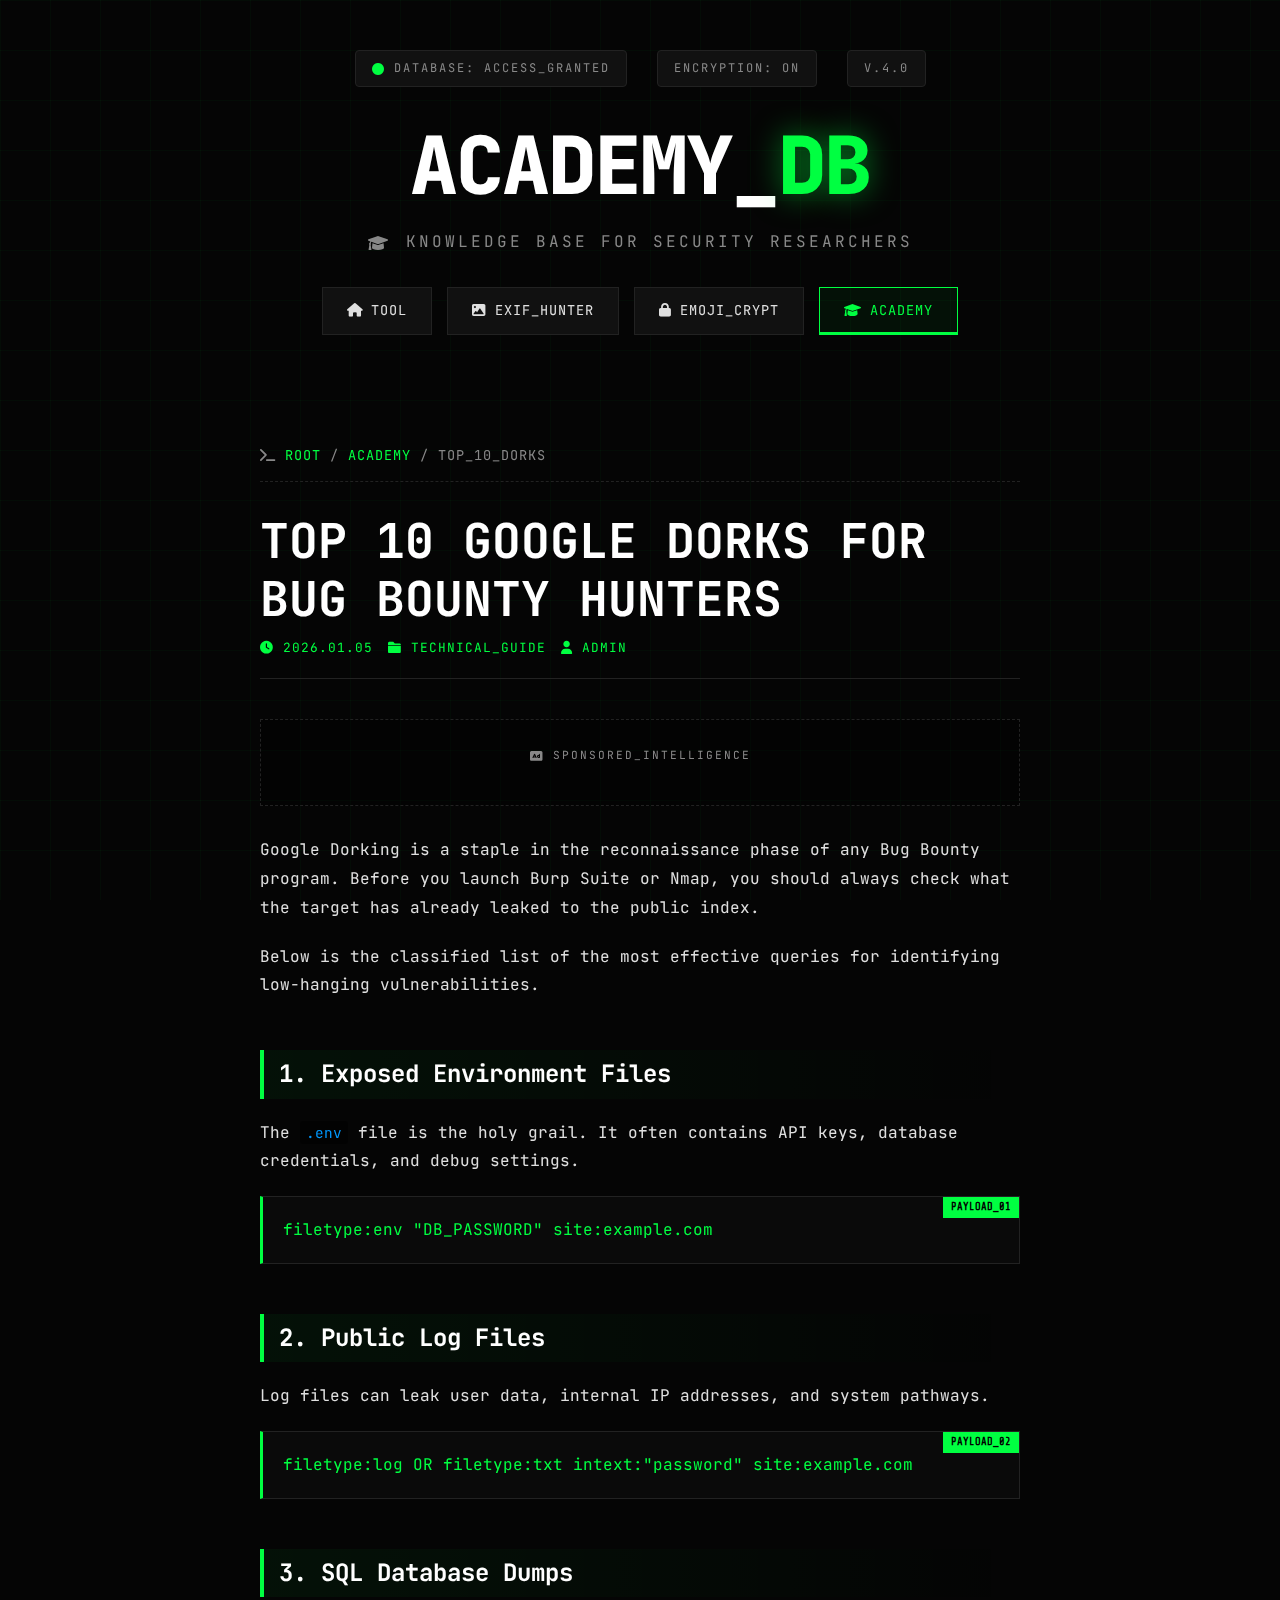
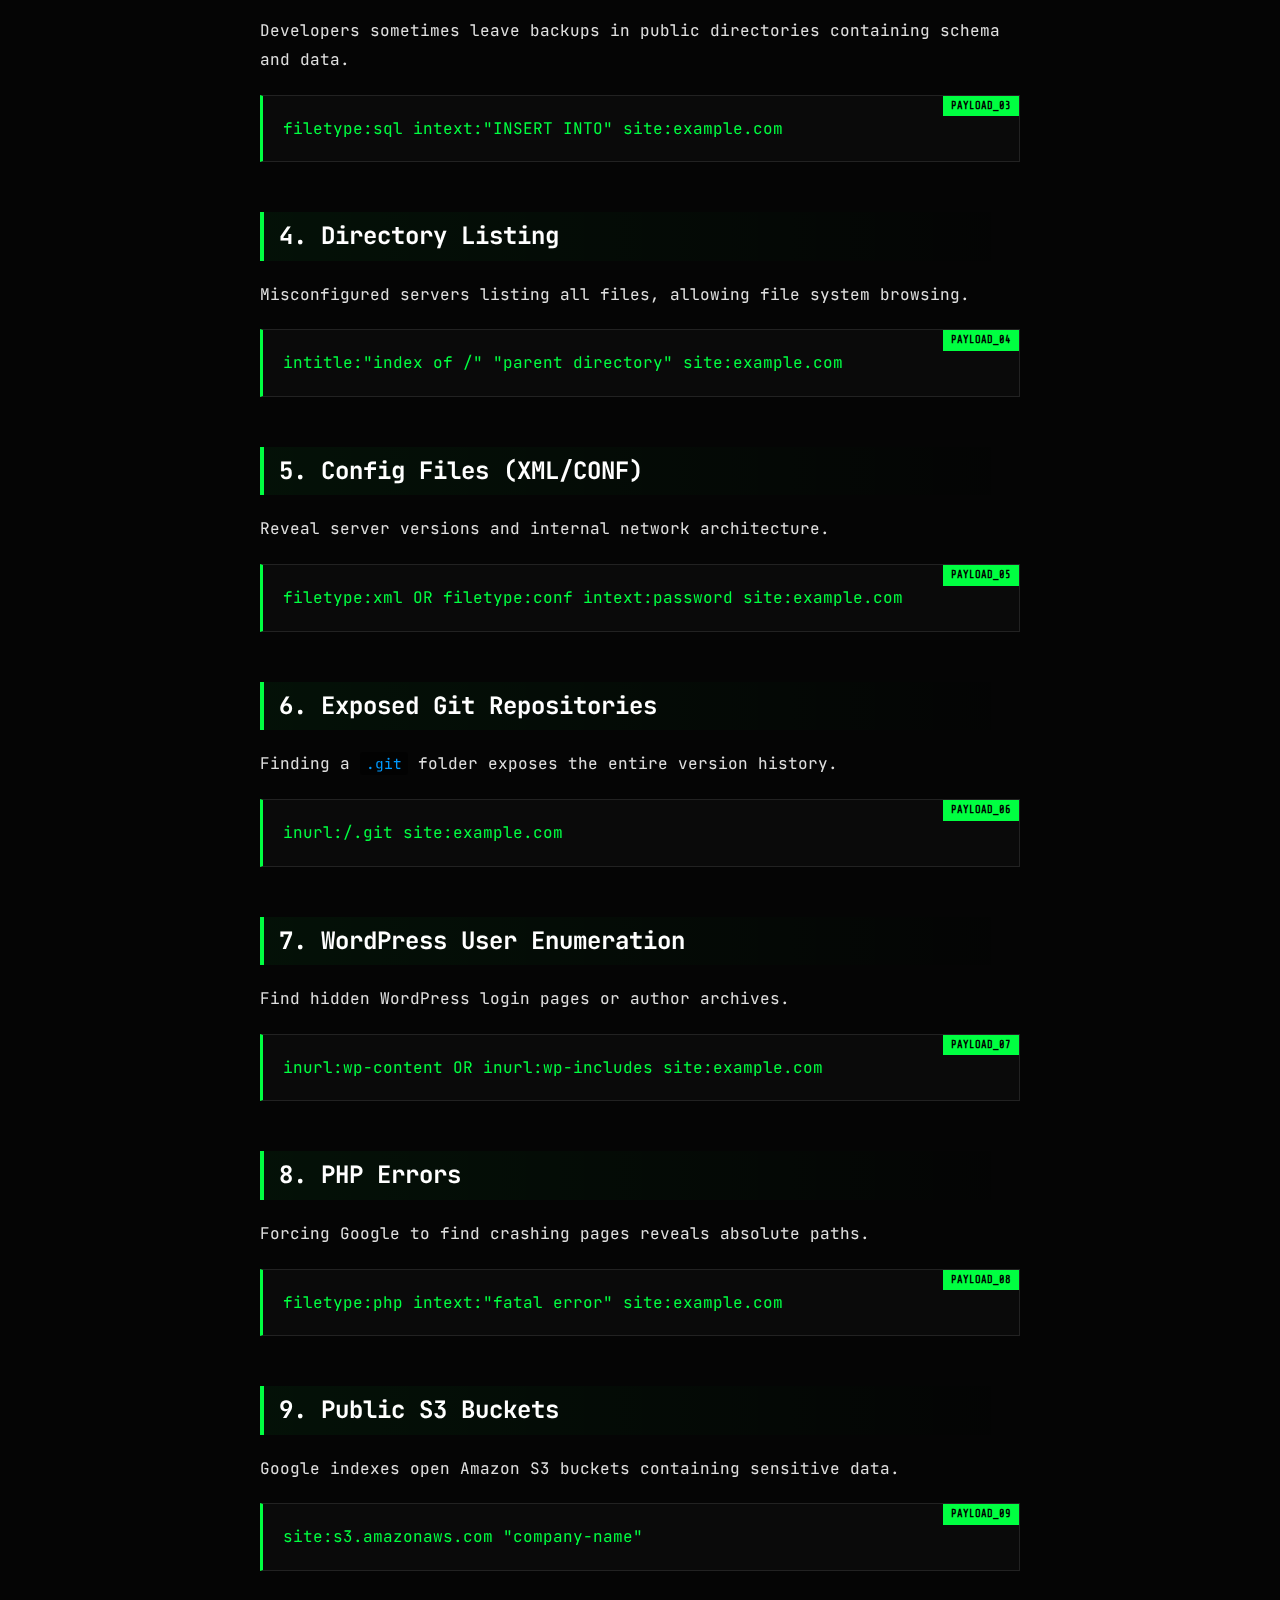
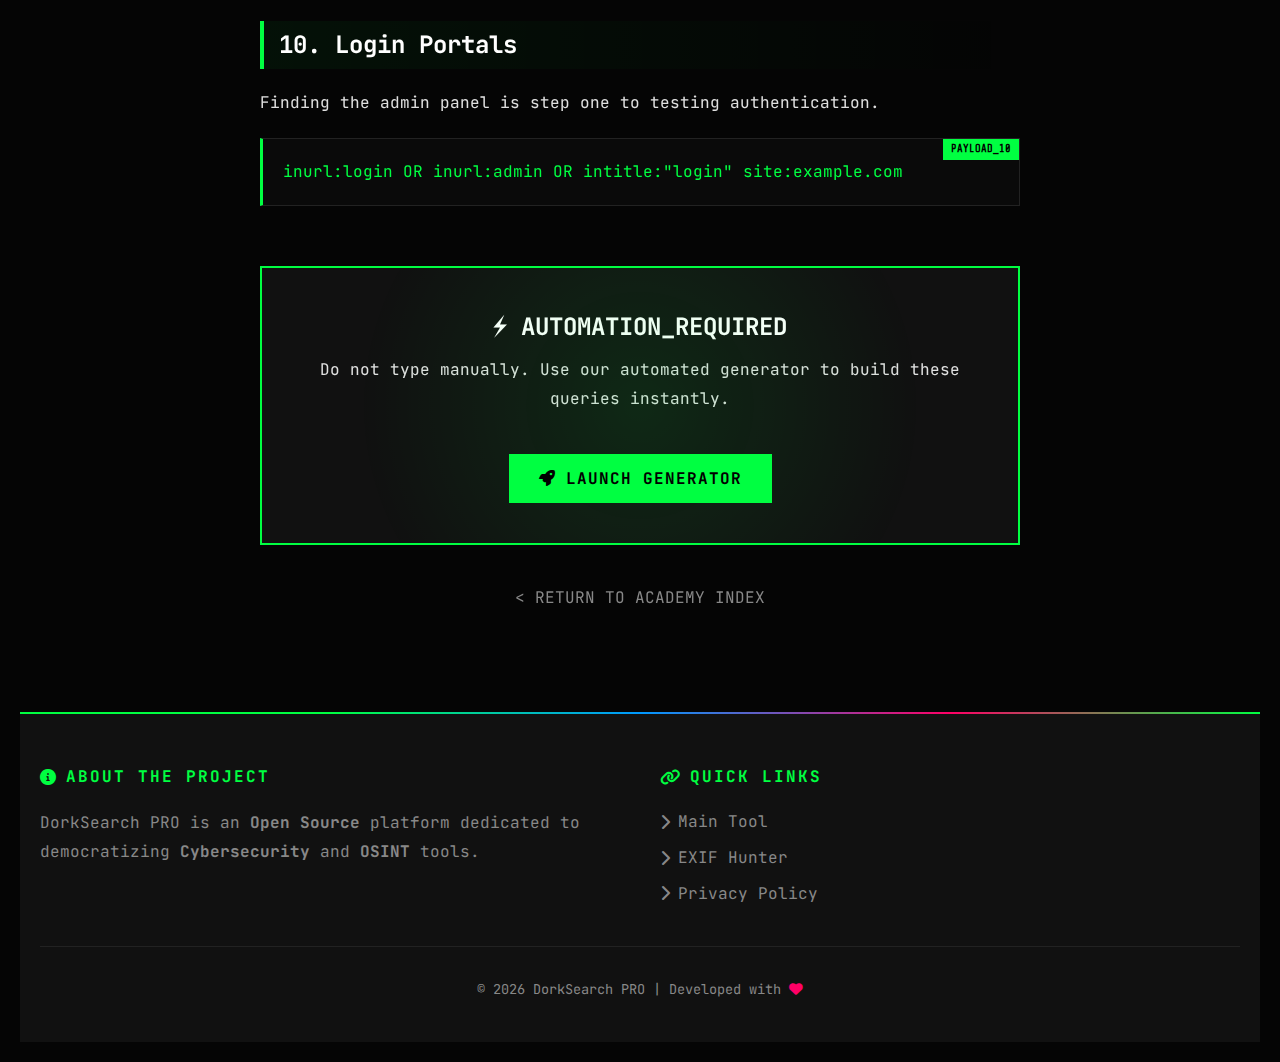
<file: academy/top-10-dorks.html>
<!DOCTYPE html>
<html lang="en">
<head>
    <script async src="https://pagead2.googlesyndication.com/pagead/js/adsbygoogle.js?client=ca-pub-3469502188782084" crossorigin="anonymous"></script>
    <script async src="https://www.googletagmanager.com/gtag/js?id=G-MHWF85ZZ24"></script>
    <script>
      window.dataLayer = window.dataLayer || [];
      function gtag(){dataLayer.push(arguments);}
      gtag('js', new Date());
      gtag('config', 'G-MHWF85ZZ24');
    </script>

    <meta charset="UTF-8">
    <meta name="viewport" content="width=device-width, initial-scale=1.0">
    <title>Top 10 Google Dorks for Bug Bounty | DorkSearch PRO</title>
    
    <link rel="preconnect" href="https://fonts.googleapis.com">
    <link rel="preconnect" href="https://fonts.gstatic.com" crossorigin>
    <link href="https://fonts.googleapis.com/css2?family=Share+Tech+Mono&family=JetBrains+Mono:wght@400;600&display=swap" rel="stylesheet">
    <link rel="stylesheet" href="https://cdnjs.cloudflare.com/ajax/libs/font-awesome/6.0.0/css/all.min.css">
    
    <link rel="stylesheet" href="../style.css">

    <style>
        /* ESTILOS ESPECÍFICOS DEL ARTÍCULO */
        .article-container { 
            max-width: 800px; 
            margin: 0 auto; 
            padding: 40px 20px; 
            position: relative; 
            z-index: 2; 
        }
        
        .breadcrumb {
            color: var(--text-dim);
            margin-bottom: 30px;
            font-size: 0.85rem;
            letter-spacing: 1px;
            border-bottom: 1px dashed var(--border);
            padding-bottom: 15px;
        }
        .breadcrumb a {
            color: var(--primary);
            text-decoration: none;
            transition: 0.3s;
        }
        .breadcrumb a:hover { text-shadow: 0 0 5px var(--primary); }

        h1 {
            font-size: clamp(2rem, 5vw, 3rem);
            color: var(--text-bright);
            margin-bottom: 10px;
            line-height: 1.2;
            text-transform: uppercase;
        }

        .meta-info {
            color: var(--primary);
            font-size: 0.8rem;
            letter-spacing: 1px;
            margin-bottom: 40px;
            padding-bottom: 20px;
            border-bottom: 1px solid var(--border);
            display: flex;
            align-items: center;
            gap: 15px;
        }

        /* Títulos de sección */
        h2 {
            color: var(--text-bright);
            margin-top: 50px;
            margin-bottom: 20px;
            font-size: 1.5rem;
            border-left: 4px solid var(--primary);
            padding-left: 15px;
            background: linear-gradient(90deg, rgba(0,255,65,0.05), transparent);
            padding-top: 5px;
            padding-bottom: 5px;
        }

        p {
            color: var(--text);
            margin-bottom: 20px;
            font-size: 1rem;
            line-height: 1.8;
        }

        code {
            background: rgba(0,0,0,0.5);
            padding: 2px 6px;
            border-radius: 3px;
            color: var(--secondary);
            font-family: 'JetBrains Mono', monospace;
            font-size: 0.9em;
        }

        /* Tarjeta de Dork (Payload Card) */
        .dork-card {
            background: var(--bg-dark);
            border: 1px solid var(--border);
            padding: 20px;
            margin: 20px 0 30px 0;
            position: relative;
            border-left: 3px solid var(--primary);
            transition: var(--transition);
        }

        .dork-card:hover {
            border-color: var(--primary);
            box-shadow: var(--shadow);
            transform: translateX(5px);
        }

        .dork-card code {
            background: transparent;
            padding: 0;
            color: var(--primary);
            font-size: 1rem;
            display: block;
            word-break: break-all;
        }

        .dork-label {
            position: absolute;
            top: 0;
            right: 0;
            background: var(--primary);
            color: #000;
            font-size: 0.65rem;
            padding: 2px 8px;
            font-weight: bold;
            font-family: 'Share Tech Mono', monospace;
        }

        /* Call to Action Box */
        .cta-box {
            background: var(--bg-card);
            border: 2px solid var(--primary);
            padding: 40px;
            text-align: center;
            margin-top: 60px;
            position: relative;
            overflow: hidden;
        }

        .cta-box::before {
            content: '';
            position: absolute;
            top: 0; left: 0; width: 100%; height: 100%;
            background: radial-gradient(circle, rgba(0,255,65,0.1) 0%, transparent 70%);
        }

        .cta-btn {
            display: inline-flex;
            align-items: center;
            gap: 10px;
            background: var(--primary);
            color: #000;
            padding: 12px 30px;
            text-decoration: none;
            font-weight: 700;
            margin-top: 20px;
            text-transform: uppercase;
            transition: var(--transition);
            letter-spacing: 1px;
            position: relative;
            z-index: 1;
        }

        .cta-btn:hover {
            background: var(--primary-dark);
            box-shadow: 0 0 20px rgba(0, 255, 65, 0.4);
            transform: translateY(-2px);
        }

        .back-link {
            display: inline-block;
            margin-top: 40px;
            color: var(--text-dim);
            text-decoration: none;
            border-bottom: 1px solid transparent;
            transition: var(--transition);
        }
        .back-link:hover {
            color: var(--primary);
            border-bottom-color: var(--primary);
        }
    </style>
</head>
<body>

    <div class="grid-overlay"></div>
    <div class="particles-bg"></div>

    <div class="container">
        <header>
            <div class="status-bar">
                <span class="status-item"><i class="fas fa-circle pulse-green"></i> DATABASE: ACCESS_GRANTED</span>
                <span class="status-item">ENCRYPTION: ON</span>
                <span class="status-item">V.4.0</span>
            </div>

            <div class="header-content">
                <h1 class="main-title">
                    <span class="glitch" data-text="ACADEMY">ACADEMY_<span class="highlight">DB</span></span>
                </h1>
                <p class="subtitle">
                    <i class="fas fa-graduation-cap"></i> KNOWLEDGE BASE FOR SECURITY RESEARCHERS
                </p>
            </div>
            
            <nav class="main-nav">
                <a href="../index.html" class="nav-item">
                    <i class="fas fa-home"></i> TOOL
                </a>
                <a href="../meta-extractor.html" class="nav-item">
                    <i class="fas fa-image"></i> EXIF_HUNTER
                </a>
                <a href="../emoji-crypt.html" class="nav-item">
                    <i class="fas fa-lock"></i> EMOJI_CRYPT
                </a>
                <a href="index.html" class="nav-item active">
                    <i class="fas fa-graduation-cap"></i> ACADEMY
                </a>
            </nav>
        </header>

        <main>
            <div class="article-container">
                <div class="breadcrumb">
                    <i class="fas fa-terminal"></i> <a href="../index.html">ROOT</a> / <a href="index.html">ACADEMY</a> / TOP_10_DORKS
                </div>

                <article>
                    <h1>Top 10 Google Dorks for Bug Bounty Hunters</h1>
                    <div class="meta-info">
                        <span><i class="fas fa-clock"></i> 2026.01.05</span>
                        <span><i class="fas fa-folder"></i> TECHNICAL_GUIDE</span>
                        <span><i class="fas fa-user"></i> ADMIN</span>
                    </div>

                    <div class="ad-container" style="margin: 30px 0;">
                        <p class="ad-label"><i class="fas fa-ad"></i> SPONSORED_INTELLIGENCE</p>
                        <script async="async" data-cfasync="false" src="https://pl28558446.effectivegatecpm.com/e81d07d58d502a501a18f60e43a6de72/invoke.js"></script>
                        <div id="container-e81d07d58d502a501a18f60e43a6de72"></div>
                    </div>

                    <p>Google Dorking is a staple in the reconnaissance phase of any Bug Bounty program. Before you launch Burp Suite or Nmap, you should always check what the target has already leaked to the public index.</p>
                    <p>Below is the classified list of the most effective queries for identifying low-hanging vulnerabilities.</p>

                    <h2>1. Exposed Environment Files</h2>
                    <p>The <code>.env</code> file is the holy grail. It often contains API keys, database credentials, and debug settings.</p>
                    <div class="dork-card">
                        <span class="dork-label">PAYLOAD_01</span>
                        <code>filetype:env "DB_PASSWORD" site:example.com</code>
                    </div>

                    <h2>2. Public Log Files</h2>
                    <p>Log files can leak user data, internal IP addresses, and system pathways.</p>
                    <div class="dork-card">
                        <span class="dork-label">PAYLOAD_02</span>
                        <code>filetype:log OR filetype:txt intext:"password" site:example.com</code>
                    </div>

                    <h2>3. SQL Database Dumps</h2>
                    <p>Developers sometimes leave backups in public directories containing schema and data.</p>
                    <div class="dork-card">
                        <span class="dork-label">PAYLOAD_03</span>
                        <code>filetype:sql intext:"INSERT INTO" site:example.com</code>
                    </div>

                    <h2>4. Directory Listing</h2>
                    <p>Misconfigured servers listing all files, allowing file system browsing.</p>
                    <div class="dork-card">
                        <span class="dork-label">PAYLOAD_04</span>
                        <code>intitle:"index of /" "parent directory" site:example.com</code>
                    </div>

                    <h2>5. Config Files (XML/CONF)</h2>
                    <p>Reveal server versions and internal network architecture.</p>
                    <div class="dork-card">
                        <span class="dork-label">PAYLOAD_05</span>
                        <code>filetype:xml OR filetype:conf intext:password site:example.com</code>
                    </div>

                    <h2>6. Exposed Git Repositories</h2>
                    <p>Finding a <code>.git</code> folder exposes the entire version history.</p>
                    <div class="dork-card">
                        <span class="dork-label">PAYLOAD_06</span>
                        <code>inurl:/.git site:example.com</code>
                    </div>

                    <h2>7. WordPress User Enumeration</h2>
                    <p>Find hidden WordPress login pages or author archives.</p>
                    <div class="dork-card">
                        <span class="dork-label">PAYLOAD_07</span>
                        <code>inurl:wp-content OR inurl:wp-includes site:example.com</code>
                    </div>

                    <h2>8. PHP Errors</h2>
                    <p>Forcing Google to find crashing pages reveals absolute paths.</p>
                    <div class="dork-card">
                        <span class="dork-label">PAYLOAD_08</span>
                        <code>filetype:php intext:"fatal error" site:example.com</code>
                    </div>

                    <h2>9. Public S3 Buckets</h2>
                    <p>Google indexes open Amazon S3 buckets containing sensitive data.</p>
                    <div class="dork-card">
                        <span class="dork-label">PAYLOAD_09</span>
                        <code>site:s3.amazonaws.com "company-name"</code>
                    </div>

                    <h2>10. Login Portals</h2>
                    <p>Finding the admin panel is step one to testing authentication.</p>
                    <div class="dork-card">
                        <span class="dork-label">PAYLOAD_10</span>
                        <code>inurl:login OR inurl:admin OR intitle:"login" site:example.com</code>
                    </div>

                    <div class="cta-box">
                        <h3 style="color:var(--text-bright); font-size:1.5rem; margin-bottom:10px;">⚡ AUTOMATION_REQUIRED</h3>
                        <p>Do not type manually. Use our automated generator to build these queries instantly.</p>
                        <a href="../index.html" class="cta-btn">
                            <i class="fas fa-rocket"></i> LAUNCH GENERATOR
                        </a>
                    </div>

                </article>
                
                <div style="text-align: center;">
                    <a href="index.html" class="back-link">&lt; RETURN TO ACADEMY INDEX</a>
                </div>
            </div>
        </main>

        <footer class="site-footer">
            <div class="footer-wave"></div>
            <div class="footer-container">
                <div class="footer-section about">
                    <h3><i class="fas fa-info-circle"></i> ABOUT THE PROJECT</h3>
                    <p>DorkSearch PRO is an <strong>Open Source</strong> platform dedicated to democratizing <strong>Cybersecurity</strong> and <strong>OSINT</strong> tools.</p>
                </div>
                
                <div class="footer-section links">
                    <h3><i class="fas fa-link"></i> QUICK LINKS</h3>
                    <ul>
                        <li><a href="../index.html"><i class="fas fa-chevron-right"></i> Main Tool</a></li>
                        <li><a href="../meta-extractor.html"><i class="fas fa-chevron-right"></i> EXIF Hunter</a></li>
                        <li><a href="../privacy.html"><i class="fas fa-chevron-right"></i> Privacy Policy</a></li>
                    </ul>
                </div>
            </div>
            
            <div class="footer-bottom">
                <p>© 2026 DorkSearch PRO | Developed with <i class="fas fa-heart pulse"></i></p>
            </div>
        </footer>

    </div>

    <script>
        function createComet() {
            const container = document.body;
            const comet = document.createElement('div');
            comet.className = 'comet';
            const duration = 4 + Math.random() * 6;
            comet.style.left = Math.random() * 100 + '%';
            comet.style.setProperty('--comet-duration', duration + 's');
            comet.style.setProperty('--comet-size', (2 + Math.random() * 3) + 'px');
            comet.style.setProperty('--tail-length', (80 + Math.random() * 150) + 'px');
            container.appendChild(comet);
            setTimeout(() => comet.remove(), duration * 1000);
        }
        function spawnComets() {
            createComet();
            setTimeout(spawnComets, 1500 + Math.random() * 3000);
        }
        spawnComets();
    </script>

</body>
</html>
</file>
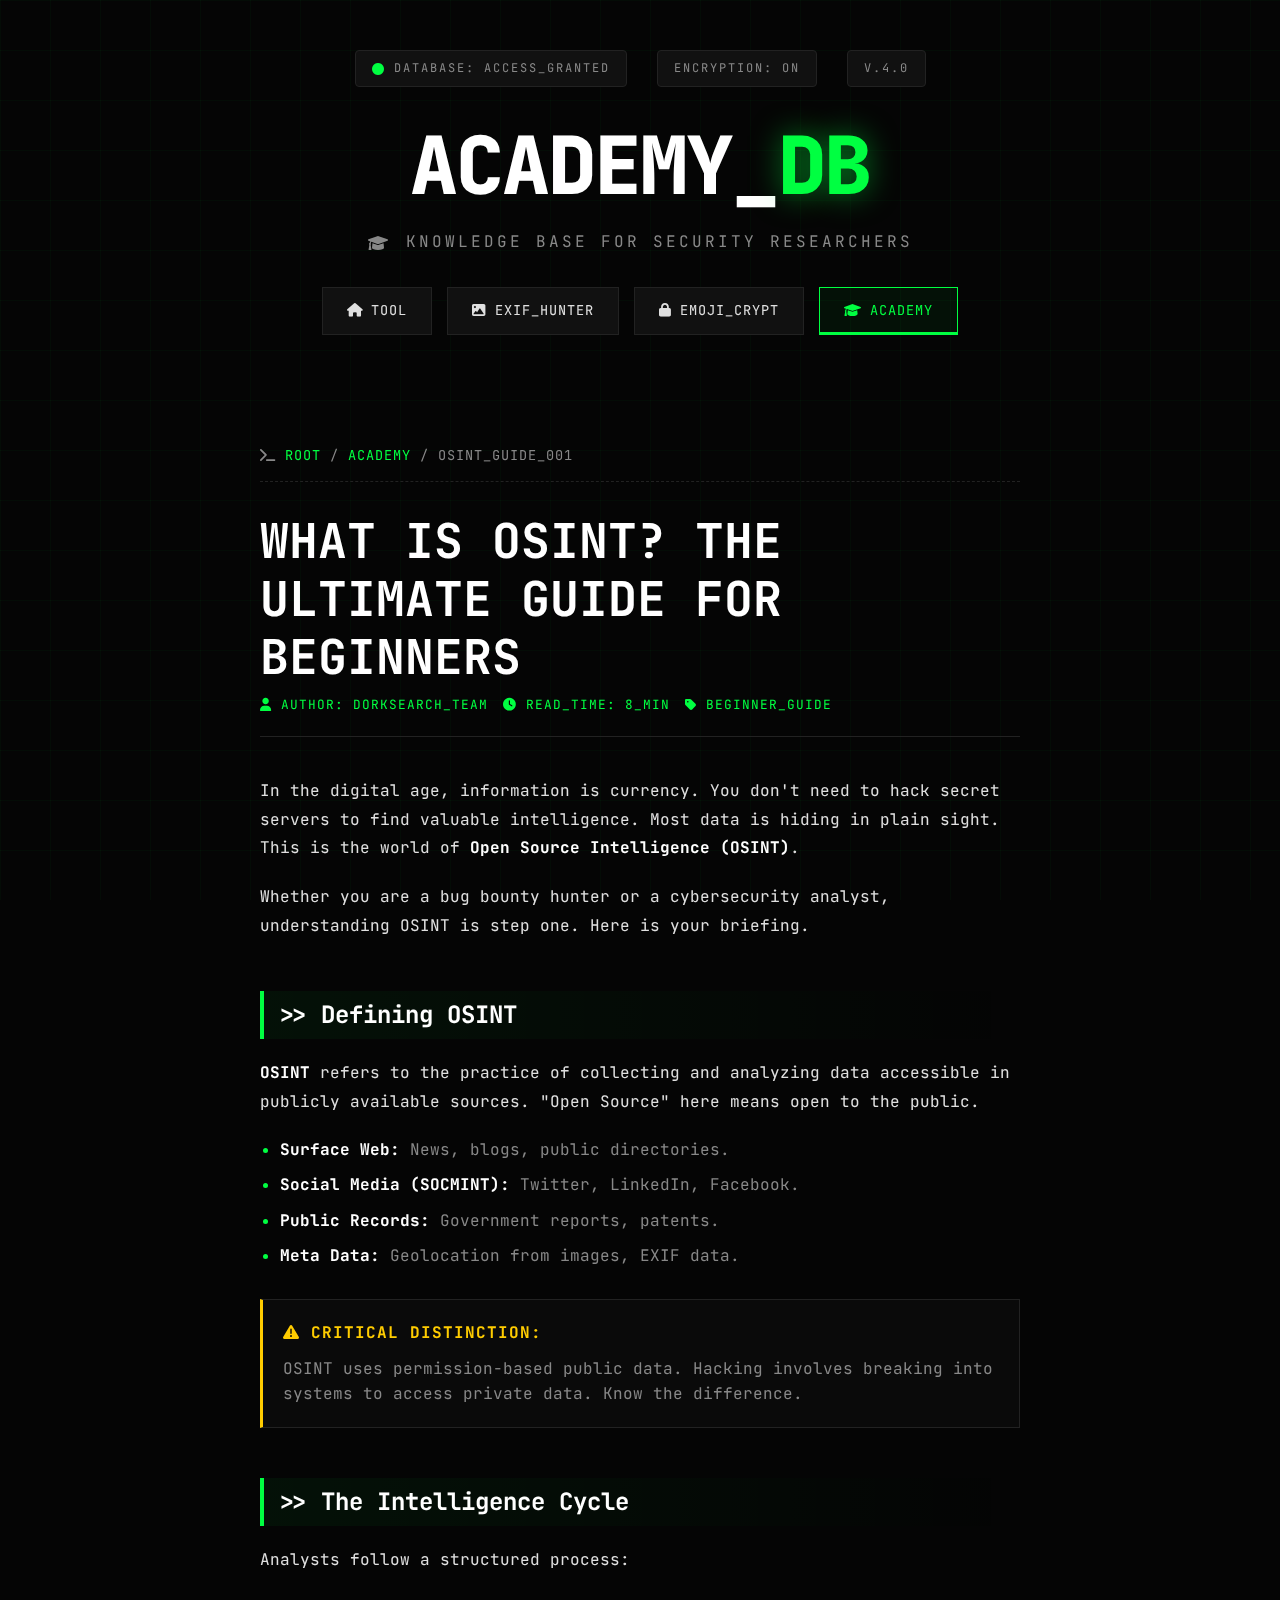
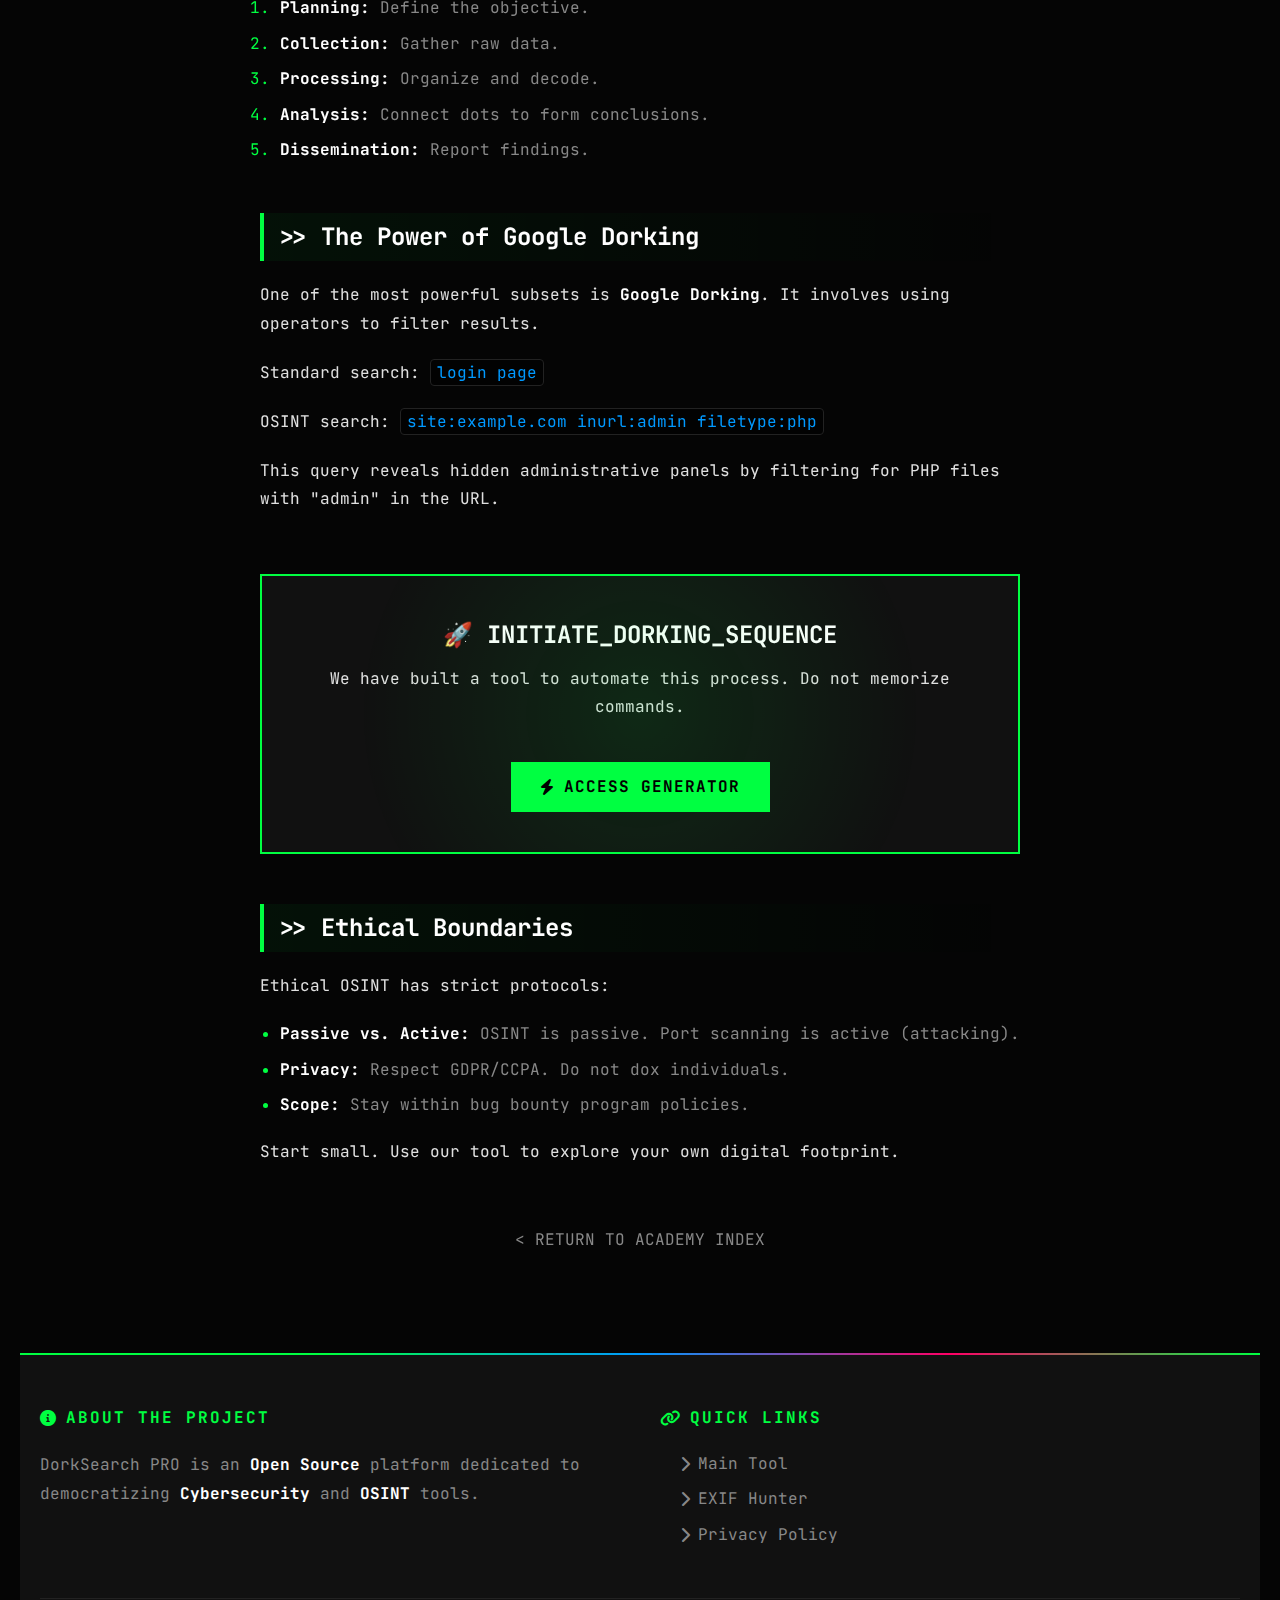
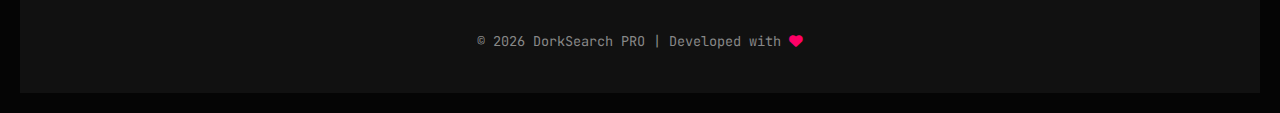
<file: academy/what-is-osint.html>
<!DOCTYPE html>
<html lang="en">
<head>
   

    <meta charset="UTF-8">
    <meta name="viewport" content="width=device-width, initial-scale=1.0">
    <title>What is OSINT? Ultimate Guide | DorkSearch PRO</title>
    
    <link rel="preconnect" href="https://fonts.googleapis.com">
    <link rel="preconnect" href="https://fonts.gstatic.com" crossorigin>
    <link href="https://fonts.googleapis.com/css2?family=Share+Tech+Mono&family=JetBrains+Mono:wght@400;600&display=swap" rel="stylesheet">
    <link rel="stylesheet" href="https://cdnjs.cloudflare.com/ajax/libs/font-awesome/6.0.0/css/all.min.css">
    
    <link rel="stylesheet" href="../style.css">
    
    <style>
        /* ARTICLE SPECIFIC STYLES */
        .article-container { 
            max-width: 800px; 
            margin: 0 auto; 
            padding: 40px 20px; 
            position: relative; 
            z-index: 2; 
        }
        
        .breadcrumb {
            color: var(--text-dim);
            margin-bottom: 30px;
            font-size: 0.85rem;
            letter-spacing: 1px;
            border-bottom: 1px dashed var(--border);
            padding-bottom: 15px;
        }
        .breadcrumb a {
            color: var(--primary);
            text-decoration: none;
            transition: 0.3s;
        }
        .breadcrumb a:hover { text-shadow: 0 0 5px var(--primary); }

        h1 {
            font-size: clamp(2rem, 5vw, 3rem);
            color: var(--text-bright);
            margin-bottom: 10px;
            line-height: 1.2;
            text-transform: uppercase;
        }

        .meta-info {
            color: var(--primary);
            font-size: 0.8rem;
            letter-spacing: 1px;
            margin-bottom: 40px;
            padding-bottom: 20px;
            border-bottom: 1px solid var(--border);
            display: flex;
            align-items: center;
            gap: 15px;
            flex-wrap: wrap;
        }

        h2 {
            color: var(--text-bright);
            margin-top: 50px;
            margin-bottom: 20px;
            font-size: 1.5rem;
            border-left: 4px solid var(--primary);
            padding-left: 15px;
            background: linear-gradient(90deg, rgba(0,255,65,0.05), transparent);
            padding-top: 5px;
            padding-bottom: 5px;
        }

        p {
            color: var(--text);
            margin-bottom: 20px;
            font-size: 1rem;
            line-height: 1.8;
        }

        /* Technical Note Box */
        .note-box {
            background: var(--bg-dark);
            border: 1px solid var(--border);
            border-left: 3px solid var(--warning);
            padding: 20px;
            margin: 30px 0;
            color: var(--text-dim);
            position: relative;
        }
        .note-box strong { 
            color: var(--warning); 
            display: block; 
            margin-bottom: 10px; 
            text-transform: uppercase; 
            letter-spacing: 1px;
        }

        /* Call to Action Box */
        .cta-box {
            background: var(--bg-card);
            border: 2px solid var(--primary);
            padding: 40px;
            text-align: center;
            margin-top: 60px;
            position: relative;
            overflow: hidden;
        }
        
        .cta-box::before {
            content: '';
            position: absolute;
            top: 0; left: 0; width: 100%; height: 100%;
            background: radial-gradient(circle, rgba(0,255,65,0.1) 0%, transparent 70%);
        }

        .cta-btn {
            display: inline-flex;
            align-items: center;
            gap: 10px;
            background: var(--primary);
            color: #000;
            padding: 12px 30px;
            text-decoration: none;
            font-weight: 700;
            margin-top: 20px;
            text-transform: uppercase;
            transition: var(--transition);
            letter-spacing: 1px;
            position: relative;
            z-index: 1;
        }
        .cta-btn:hover {
            background: var(--primary-dark);
            box-shadow: 0 0 20px rgba(0, 255, 65, 0.4);
            transform: translateY(-2px);
        }

        ul, ol { margin-left: 20px; margin-bottom: 20px; color: var(--text-dim); }
        li { margin-bottom: 10px; line-height: 1.6; }
        li::marker { color: var(--primary); }
        
        strong { color: var(--text-bright); }

        code { 
            background: rgba(0,0,0,0.5); 
            border: 1px solid var(--border); 
            padding: 2px 6px; 
            color: var(--secondary); 
            font-family: 'JetBrains Mono', monospace; 
            border-radius: 4px;
        }

        .back-link {
            display: inline-block;
            margin-top: 40px;
            color: var(--text-dim);
            text-decoration: none;
            border-bottom: 1px solid transparent;
            transition: var(--transition);
        }
        .back-link:hover {
            color: var(--primary);
            border-bottom-color: var(--primary);
        }
    </style>
</head>
<body>

    <div class="grid-overlay"></div>
    <div class="particles-bg"></div>

    <div class="container">
        <header>
            <div class="status-bar">
                <span class="status-item"><i class="fas fa-circle pulse-green"></i> DATABASE: ACCESS_GRANTED</span>
                <span class="status-item">ENCRYPTION: ON</span>
                <span class="status-item">V.4.0</span>
            </div>

            <div class="header-content">
                <h1 class="main-title">
                    <span class="glitch" data-text="ACADEMY">ACADEMY_<span class="highlight">DB</span></span>
                </h1>
                <p class="subtitle">
                    <i class="fas fa-graduation-cap"></i> KNOWLEDGE BASE FOR SECURITY RESEARCHERS
                </p>
            </div>
            
            <nav class="main-nav">
                <a href="../index.html" class="nav-item">
                    <i class="fas fa-home"></i> TOOL
                </a>
                <a href="../meta-extractor.html" class="nav-item">
                    <i class="fas fa-image"></i> EXIF_HUNTER
                </a>
                <a href="../emoji-crypt.html" class="nav-item">
                    <i class="fas fa-lock"></i> EMOJI_CRYPT
                </a>
                <a href="index.html" class="nav-item active">
                    <i class="fas fa-graduation-cap"></i> ACADEMY
                </a>
            </nav>
        </header>

        <main>
            <div class="article-container">
                <div class="breadcrumb">
                    <i class="fas fa-terminal"></i> <a href="../index.html">ROOT</a> / <a href="index.html">ACADEMY</a> / OSINT_GUIDE_001
                </div>

                <article>
                    <h1>What is OSINT? The Ultimate Guide for Beginners</h1>
                    <div class="meta-info">
                        <span><i class="fas fa-user"></i> AUTHOR: DORKSEARCH_TEAM</span>
                        <span><i class="fas fa-clock"></i> READ_TIME: 8_MIN</span>
                        <span><i class="fas fa-tag"></i> BEGINNER_GUIDE</span>
                    </div>

                    
                    <p>In the digital age, information is currency. You don't need to hack secret servers to find valuable intelligence. Most data is hiding in plain sight. This is the world of <strong>Open Source Intelligence (OSINT)</strong>.</p>

                    <p>Whether you are a bug bounty hunter or a cybersecurity analyst, understanding OSINT is step one. Here is your briefing.</p>

                    <h2>>> Defining OSINT</h2>
                    <p><strong>OSINT</strong> refers to the practice of collecting and analyzing data accessible in publicly available sources. "Open Source" here means open to the public.</p>
                    <ul>
                        <li><strong>Surface Web:</strong> News, blogs, public directories.</li>
                        <li><strong>Social Media (SOCMINT):</strong> Twitter, LinkedIn, Facebook.</li>
                        <li><strong>Public Records:</strong> Government reports, patents.</li>
                        <li><strong>Meta Data:</strong> Geolocation from images, EXIF data.</li>
                    </ul>

                    <div class="note-box">
                        <strong><i class="fas fa-exclamation-triangle"></i> CRITICAL DISTINCTION:</strong>
                        OSINT uses permission-based public data. Hacking involves breaking into systems to access private data. Know the difference.
                    </div>

                    <h2>>> The Intelligence Cycle</h2>
                    <p>Analysts follow a structured process:</p>
                    <ol>
                        <li><strong>Planning:</strong> Define the objective.</li>
                        <li><strong>Collection:</strong> Gather raw data.</li>
                        <li><strong>Processing:</strong> Organize and decode.</li>
                        <li><strong>Analysis:</strong> Connect dots to form conclusions.</li>
                        <li><strong>Dissemination:</strong> Report findings.</li>
                    </ol>

                    <h2>>> The Power of Google Dorking</h2>
                    <p>One of the most powerful subsets is <strong>Google Dorking</strong>. It involves using operators to filter results.</p>
                    
                    <p>Standard search: <code>login page</code></p>
                    <p>OSINT search: <code>site:example.com inurl:admin filetype:php</code></p>
                    
                    <p>This query reveals hidden administrative panels by filtering for PHP files with "admin" in the URL.</p>

                    <div class="cta-box">
                        <h3 style="color:var(--text-bright); font-size:1.5rem; margin-bottom:10px;">🚀 INITIATE_DORKING_SEQUENCE</h3>
                        <p>We have built a tool to automate this process. Do not memorize commands.</p>
                        <a href="../index.html" class="cta-btn">
                            <i class="fas fa-bolt"></i> ACCESS GENERATOR
                        </a>
                    </div>

                    <h2>>> Ethical Boundaries</h2>
                    <p>Ethical OSINT has strict protocols:</p>
                    <ul>
                        <li><strong>Passive vs. Active:</strong> OSINT is passive. Port scanning is active (attacking).</li>
                        <li><strong>Privacy:</strong> Respect GDPR/CCPA. Do not dox individuals.</li>
                        <li><strong>Scope:</strong> Stay within bug bounty program policies.</li>
                    </ul>

                    <p>Start small. Use our tool to explore your own digital footprint.</p>
                </article>

                <div style="text-align: center;">
                    <a href="index.html" class="back-link">&lt; RETURN TO ACADEMY INDEX</a>
                </div>
            </div>
        </main>

        <footer class="site-footer">
            <div class="footer-wave"></div>
            <div class="footer-container">
                <div class="footer-section about">
                    <h3><i class="fas fa-info-circle"></i> ABOUT THE PROJECT</h3>
                    <p>DorkSearch PRO is an <strong>Open Source</strong> platform dedicated to democratizing <strong>Cybersecurity</strong> and <strong>OSINT</strong> tools.</p>
                </div>
                
                <div class="footer-section links">
                    <h3><i class="fas fa-link"></i> QUICK LINKS</h3>
                    <ul>
                        <li><a href="../index.html"><i class="fas fa-chevron-right"></i> Main Tool</a></li>
                        <li><a href="../meta-extractor.html"><i class="fas fa-chevron-right"></i> EXIF Hunter</a></li>
                        <li><a href="../privacy.html"><i class="fas fa-chevron-right"></i> Privacy Policy</a></li>
                    </ul>
                </div>
            </div>
            
            <div class="footer-bottom">
                <p>© 2026 DorkSearch PRO | Developed with <i class="fas fa-heart pulse"></i></p>
            </div>
        </footer>

    </div>

    <script>
        function createComet() {
            const container = document.body;
            const comet = document.createElement('div');
            comet.className = 'comet';
            const duration = 4 + Math.random() * 6;
            comet.style.left = Math.random() * 100 + '%';
            comet.style.setProperty('--comet-duration', duration + 's');
            comet.style.setProperty('--comet-size', (2 + Math.random() * 3) + 'px');
            comet.style.setProperty('--tail-length', (80 + Math.random() * 150) + 'px');
            container.appendChild(comet);
            setTimeout(() => comet.remove(), duration * 1000);
        }
        function spawnComets() {
            createComet();
            setTimeout(spawnComets, 1500 + Math.random() * 3000);
        }
        spawnComets();
    </script>

</body>
</html>
</file>
<file: style.css>
/* ========================
   DORKSEARCH PRO v4.0 STYLES
   Cyberpunk Professional Theme
   ======================== */



:root {
    /* Colores principales */
    --primary: #00ff41;
    --primary-dark: #00cc33;
    --secondary: #0099ff;
    --accent: #ff0066;
    --warning: #ffcc00;
    
    /* Backgrounds */
    --bg-dark: #0a0a0a;
    --bg-darker: #050505;
    --bg-card: #111111;
    --bg-card-hover: #1a1a1a;
    --bg-input: #0d0d0d;
    
    /* Borders */
    --border: #222;
    --border-active: var(--primary);
    
    /* Text */
    --text: #e0e0e0;
    --text-dim: #888;
    --text-bright: #fff;
    
    /* Shadows */
    --shadow: 0 4px 20px rgba(0, 255, 65, 0.1);
    --shadow-lg: 0 8px 40px rgba(0, 255, 65, 0.2);
    
    /* Timing */
    --transition: 0.3s cubic-bezier(0.4, 0, 0.2, 1);
}

/* ========================
   RESET & BASE
   ======================== */

* {
    margin: 0;
    padding: 0;
    box-sizing: border-box;
}

body {
    font-family: 'JetBrains Mono', 'Share Tech Mono', 'Courier New', monospace;
    background: var(--bg-darker);
    color: var(--text);
    line-height: 1.6;
    overflow-x: hidden;
    position: relative;
    min-height: 100vh;
}

::selection {
    background: var(--primary);
    color: #000;
}

/* Scrollbar */
::-webkit-scrollbar {
    width: 10px;
}

::-webkit-scrollbar-track {
    background: var(--bg-dark);
}

::-webkit-scrollbar-thumb {
    background: var(--primary);
    border-radius: 5px;
}

::-webkit-scrollbar-thumb:hover {
    background: var(--primary-dark);
}

/* ========================
   BACKGROUNDS & OVERLAYS
   ======================== */

.grid-overlay {
    position: fixed;
    top: 0;
    left: 0;
    width: 100%;
    height: 100%;
    background-image: 
        linear-gradient(rgba(0, 255, 65, 0.03) 1px, transparent 1px),
        linear-gradient(90deg, rgba(0, 255, 65, 0.03) 1px, transparent 1px);
    background-size: 50px 50px;
    pointer-events: none;
    z-index: 0;
    animation: gridScroll 20s linear infinite;
}

@keyframes gridScroll {
    0% { transform: translate(0, 0); }
    100% { transform: translate(50px, 50px); }
}

.particles-bg {
    position: fixed;
    top: 0;
    left: 0;
    width: 100%;
    height: 100%;
    pointer-events: none;
    z-index: 1;
}

/* ========================
   CONTAINER
   ======================== */

.container {
    max-width: 1400px;
    margin: 0 auto;
    padding: 20px;
    position: relative;
    z-index: 10;
}

/* ========================
   HEADER
   ======================== */

header {
    text-align: center;
    margin-bottom: 40px;
    padding: 30px 0;
}

.status-bar {
    display: flex;
    justify-content: center;
    gap: 30px;
    flex-wrap: wrap;
    margin-bottom: 30px;
    font-size: 0.75rem;
    letter-spacing: 2px;
    color: var(--text-dim);
}

.status-item {
    display: flex;
    align-items: center;
    gap: 8px;
    padding: 8px 16px;
    background: var(--bg-card);
    border: 1px solid var(--border);
    border-radius: 4px;
    transition: var(--transition);
}

.status-item:hover {
    border-color: var(--primary);
    color: var(--primary);
}

.pulse-green {
    color: var(--primary);
    animation: pulse 2s infinite;
}

@keyframes pulse {
    0%, 100% { opacity: 1; }
    50% { opacity: 0.3; }
}

.header-content {
    margin-bottom: 30px;
}

.main-title {
    font-size: clamp(2.5rem, 8vw, 5rem);
    font-weight: 900;
    letter-spacing: -2px;
    margin-bottom: 15px;
    display: inline-flex;
    align-items: center;
    gap: 15px;
}

.main-title .highlight {
    color: var(--primary);
    text-shadow: 0 0 30px rgba(0, 255, 65, 0.5);
}

.pro-badge {
    font-size: 1.2rem;
    padding: 6px 14px;
    background: linear-gradient(135deg, var(--primary), var(--secondary));
    color: #000;
    border-radius: 6px;
    font-weight: 700;
    letter-spacing: 1px;
}

.glitch {
    position: relative;
    display: inline-block;
}

.glitch:hover::before,
.glitch:hover::after {
    content: attr(data-text);
    position: absolute;
    left: 0;
    top: 0;
    width: 100%;
    height: 100%;
}

.glitch:hover::before {
    animation: glitch 0.3s infinite;
    color: var(--accent);
    z-index: -1;
}

.glitch:hover::after {
    animation: glitch 0.3s infinite reverse;
    color: var(--secondary);
    z-index: -2;
}

@keyframes glitch {
    0% { transform: translate(0); }
    20% { transform: translate(-2px, 2px); }
    40% { transform: translate(-2px, -2px); }
    60% { transform: translate(2px, 2px); }
    80% { transform: translate(2px, -2px); }
    100% { transform: translate(0); }
}

.subtitle {
    font-size: 1rem;
    color: var(--text-dim);
    letter-spacing: 3px;
    margin-bottom: 15px;
    display: flex;
    align-items: center;
    justify-content: center;
    gap: 15px;
    flex-wrap: wrap;
}

.separator {
    color: var(--primary);
}

.tagline {
    font-size: 0.85rem;
    color: var(--text);
    display: flex;
    justify-content: center;
    align-items: center;
    gap: 20px;
    flex-wrap: wrap;
    margin-top: 15px;
}

.tag-item {
    padding: 6px 12px;
    background: rgba(0, 255, 65, 0.05);
    border: 1px solid rgba(0, 255, 65, 0.2);
    border-radius: 20px;
    display: flex;
    align-items: center;
    gap: 6px;
    transition: var(--transition);
}

.tag-item:hover {
    background: rgba(0, 255, 65, 0.1);
    border-color: var(--primary);
    transform: translateY(-2px);
}

/* ========================
   NAVIGATION
   ======================== */

.main-nav {
    display: flex;
    justify-content: center;
    gap: 15px;
    flex-wrap: wrap;
    margin-top: 30px;
}

.nav-item {
    padding: 12px 24px;
    background: var(--bg-card);
    border: 1px solid var(--border);
    color: var(--text);
    text-decoration: none;
    font-size: 0.85rem;
    letter-spacing: 1px;
    transition: var(--transition);
    position: relative;
    overflow: hidden;
    display: flex;
    align-items: center;
    gap: 8px;
}

.nav-item::before {
    content: '';
    position: absolute;
    bottom: 0;
    left: 0;
    width: 0;
    height: 2px;
    background: var(--primary);
    transition: var(--transition);
}

.nav-item:hover,
.nav-item.active {
    border-color: var(--primary);
    color: var(--primary);
    background: rgba(0, 255, 65, 0.05);
}

.nav-item:hover::before,
.nav-item.active::before {
    width: 100%;
}

/* ========================
   STATS CARDS
   ======================== */

.stats-container {
    display: grid;
    grid-template-columns: repeat(auto-fit, minmax(250px, 1fr));
    gap: 20px;
    margin-bottom: 40px;
}

.stat-card {
    background: var(--bg-card);
    border: 1px solid var(--border);
    padding: 24px;
    display: flex;
    align-items: center;
    gap: 20px;
    transition: var(--transition);
    position: relative;
    overflow: hidden;
}

.stat-card::before {
    content: '';
    position: absolute;
    top: 0;
    left: 0;
    width: 100%;
    height: 3px;
    background: linear-gradient(90deg, var(--primary), var(--secondary));
    transform: scaleX(0);
    transform-origin: left;
    transition: var(--transition);
}

.stat-card:hover {
    border-color: var(--primary);
    transform: translateY(-5px);
    box-shadow: var(--shadow-lg);
}

.stat-card:hover::before {
    transform: scaleX(1);
}

.stat-card i {
    font-size: 2.5rem;
    color: var(--primary);
}

.stat-info {
    display: flex;
    flex-direction: column;
    gap: 4px;
}

.stat-number {
    font-size: 2rem;
    font-weight: 700;
    color: var(--text-bright);
    line-height: 1;
}

.stat-label {
    font-size: 0.75rem;
    color: var(--text-dim);
    letter-spacing: 1px;
}

/* ========================
   MODE SWITCHER
   ======================== */

.mode-switcher-container {
    margin-bottom: 40px;
}

.mode-switcher {
    display: grid;
    grid-template-columns: repeat(auto-fit, minmax(300px, 1fr));
    gap: 20px;
    margin-bottom: 20px;
}

.mode-btn {
    background: var(--bg-card);
    border: 2px solid var(--border);
    padding: 30px;
    cursor: pointer;
    transition: var(--transition);
    display: flex;
    align-items: center;
    gap: 20px;
    position: relative;
    overflow: hidden;
    font-family: inherit;
    color: var(--text);
}

.mode-btn::before {
    content: '';
    position: absolute;
    top: 0;
    left: -100%;
    width: 100%;
    height: 100%;
    background: linear-gradient(90deg, transparent, rgba(0, 255, 65, 0.1), transparent);
    transition: var(--transition);
}

.mode-btn:hover::before {
    left: 100%;
}

.mode-btn:hover {
    border-color: var(--primary);
    transform: translateY(-3px);
}

.mode-btn.active {
    border-color: var(--primary);
    background: rgba(0, 255, 65, 0.05);
    box-shadow: var(--shadow);
}

.mode-icon {
    font-size: 2.5rem;
    color: var(--primary);
    min-width: 60px;
    display: flex;
    justify-content: center;
}

.mode-info {
    flex: 1;
    text-align: left;
}

.mode-info h3 {
    font-size: 1.3rem;
    margin-bottom: 6px;
    letter-spacing: 2px;
}

.mode-info p {
    font-size: 0.8rem;
    color: var(--text-dim);
    letter-spacing: 0.5px;
}

.mode-description {
    background: var(--bg-card);
    border: 1px solid var(--border);
    border-left: 4px solid var(--primary);
    padding: 20px;
}

.description-content {
    display: none;
    align-items: flex-start;
    gap: 15px;
}

.description-content.active {
    display: flex;
}

.description-content i {
    color: var(--primary);
    font-size: 1.5rem;
    margin-top: 2px;
}

.description-content p {
    line-height: 1.8;
    color: var(--text);
}

/* ========================
   INSTRUCTIONS
   ======================== */

.instructions-panel {
    background: var(--bg-card);
    border: 1px solid var(--border);
    padding: 30px;
    margin-bottom: 40px;
}

.panel-header {
    font-size: 1.1rem;
    font-weight: 700;
    letter-spacing: 3px;
    margin-bottom: 30px;
    color: var(--primary);
    display: flex;
    align-items: center;
    gap: 10px;
    padding-bottom: 15px;
    border-bottom: 2px solid var(--border);
}

.steps-grid {
    display: grid;
    grid-template-columns: repeat(auto-fit, minmax(200px, 1fr));
    gap: 30px;
}

.step {
    text-align: center;
    padding: 20px;
    position: relative;
}

.step-number {
    position: absolute;
    top: -10px;
    left: 50%;
    transform: translateX(-50%);
    background: var(--primary);
    color: #000;
    width: 35px;
    height: 35px;
    border-radius: 50%;
    display: flex;
    align-items: center;
    justify-content: center;
    font-weight: 700;
    font-size: 0.9rem;
}

.step i {
    font-size: 2.5rem;
    color: var(--primary);
    margin: 20px 0 15px;
    display: block;
}

.step h4 {
    font-size: 1rem;
    letter-spacing: 2px;
    margin-bottom: 10px;
    color: var(--text-bright);
}

.step p {
    font-size: 0.8rem;
    color: var(--text-dim);
    line-height: 1.6;
}

/* ========================
   INPUT SECTION
   ======================== */

.input-section {
    background: var(--bg-card);
    border: 1px solid var(--border);
    padding: 40px;
    margin-bottom: 40px;
    position: relative;
}

.section-header {
    display: flex;
    align-items: center;
    justify-content: space-between;
    gap: 20px;
    margin-bottom: 30px;
    padding-bottom: 15px;
    border-bottom: 2px solid var(--border);
    flex-wrap: wrap;
}

.section-header > div:first-child {
    display: flex;
    align-items: center;
    gap: 12px;
}

.section-header i {
    color: var(--primary);
    font-size: 1.5rem;
}

.section-header h3 {
    font-size: 1.2rem;
    letter-spacing: 2px;
}

.input-container {
    display: flex;
    flex-direction: column;
    gap: 25px;
}

.input-group {
    display: flex;
    flex-direction: column;
    gap: 10px;
}

.input-group label {
    font-size: 0.85rem;
    letter-spacing: 2px;
    color: var(--text);
    display: flex;
    align-items: center;
    gap: 8px;
}

.label-hint {
    color: var(--text-dim);
    font-size: 0.75rem;
    letter-spacing: 1px;
}

.input-wrapper {
    display: flex;
    align-items: center;
    background: var(--bg-input);
    border: 2px solid var(--border);
    transition: var(--transition);
    position: relative;
}

.input-wrapper:focus-within {
    border-color: var(--primary);
    box-shadow: 0 0 0 3px rgba(0, 255, 65, 0.1);
}

.prefix {
    padding: 15px;
    color: var(--primary);
    font-weight: 700;
    border-right: 1px solid var(--border);
    background: rgba(0, 255, 65, 0.05);
    min-width: 70px;
    display: flex;
    align-items: center;
    justify-content: center;
}

.input-wrapper input,
.input-wrapper textarea {
    flex: 1;
    padding: 15px;
    background: transparent;
    border: none;
    color: var(--text);
    font-family: inherit;
    font-size: 0.95rem;
    outline: none;
}

.input-wrapper input::placeholder,
.input-wrapper textarea::placeholder {
    color: var(--text-dim);
}

.clear-btn {
    padding: 0 15px;
    background: transparent;
    border: none;
    color: var(--text-dim);
    cursor: pointer;
    transition: var(--transition);
    font-size: 1.2rem;
}

.clear-btn:hover {
    color: var(--accent);
}

.button-group {
    display: flex;
    gap: 15px;
    flex-wrap: wrap;
}

.scan-btn {
    flex: 1;
    min-width: 200px;
    padding: 18px 30px;
    font-family: inherit;
    font-size: 1rem;
    font-weight: 700;
    letter-spacing: 2px;
    cursor: pointer;
    transition: var(--transition);
    border: 2px solid;
    display: flex;
    align-items: center;
    justify-content: center;
    gap: 10px;
    position: relative;
    overflow: hidden;
}

.scan-btn::before {
    content: '';
    position: absolute;
    top: 50%;
    left: 50%;
    width: 0;
    height: 0;
    border-radius: 50%;
    transform: translate(-50%, -50%);
    transition: width 0.6s, height 0.6s;
}

.scan-btn:hover::before {
    width: 300px;
    height: 300px;
}

.scan-btn.primary {
    background: var(--primary);
    border-color: var(--primary);
    color: #000;
}

.scan-btn.primary::before {
    background: var(--primary-dark);
}

.scan-btn.secondary {
    background: transparent;
    border-color: var(--border);
    color: var(--text);
}

.scan-btn.secondary:hover {
    border-color: var(--primary);
    color: var(--primary);
}

.scan-btn i,
.scan-btn span {
    position: relative;
    z-index: 1;
}

/* Query Preview */
.query-box {
    background: var(--bg-darker);
    border: 2px solid var(--primary);
    padding: 20px;
    margin-top: 20px;
    animation: slideIn 0.3s;
}

.query-box.hidden {
    display: none;
}

@keyframes slideIn {
    from {
        opacity: 0;
        transform: translateY(-10px);
    }
    to {
        opacity: 1;
        transform: translateY(0);
    }
}

.query-header {
    display: flex;
    justify-content: space-between;
    align-items: center;
    margin-bottom: 15px;
    flex-wrap: wrap;
    gap: 10px;
}

.query-label {
    font-size: 0.8rem;
    letter-spacing: 2px;
    color: var(--primary);
    display: flex;
    align-items: center;
    gap: 8px;
}

#copy-btn {
    padding: 8px 16px;
    background: transparent;
    border: 1px solid var(--primary);
    color: var(--primary);
    cursor: pointer;
    transition: var(--transition);
    font-family: inherit;
    font-size: 0.75rem;
    letter-spacing: 1px;
    display: flex;
    align-items: center;
    gap: 6px;
}

#copy-btn:hover {
    background: var(--primary);
    color: #000;
}

#query-text {
    display: block;
    padding: 15px;
    background: #000;
    color: var(--primary);
    font-family: 'JetBrains Mono', monospace;
    font-size: 0.9rem;
    word-break: break-all;
    border-left: 3px solid var(--primary);
}

/* ========================
   DORKS SECTION
   ======================== */

.dorks-section {
    margin-bottom: 50px;
}

.filter-controls {
    display: flex;
    gap: 10px;
}

.search-dorks-input {
    padding: 12px 15px;
    background: var(--bg-input);
    border: 2px solid var(--border);
    color: var(--text);
    font-family: inherit;
    font-size: 0.85rem;
    outline: none;
    transition: var(--transition);
    min-width: 250px;
}

.search-dorks-input:focus {
    border-color: var(--primary);
    box-shadow: 0 0 0 3px rgba(0, 255, 65, 0.1);
}

.dorks-grid {
    display: grid;
    grid-template-columns: repeat(auto-fill, minmax(280px, 1fr));
    gap: 20px;
    margin-top: 30px;
}

.dork-card {
    background: var(--bg-card);
    border: 1px solid var(--border);
    padding: 25px;
    cursor: pointer;
    transition: var(--transition);
    position: relative;
    overflow: hidden;
    display: flex;
    flex-direction: column;
}

.dork-card::before {
    content: '';
    position: absolute;
    top: 0;
    left: 0;
    width: 100%;
    height: 4px;
    background: linear-gradient(90deg, transparent, var(--primary), transparent);
    transform: translateX(-100%);
    transition: var(--transition);
}

.dork-card:hover {
    border-color: var(--primary);
    transform: translateY(-5px);
    box-shadow: var(--shadow-lg);
}

.dork-card:hover::before {
    transform: translateX(100%);
}

.dork-header {
    display: flex;
    justify-content: space-between;
    align-items: center;
    margin-bottom: 15px;
}

.dork-icon {
    width: 60px;
    height: 60px;
    border-radius: 8px;
    display: flex;
    align-items: center;
    justify-content: center;
    font-size: 1.8rem;
    flex-shrink: 0;
    transition: all var(--transition);
    border: 1px solid;
}

.dork-card:hover .dork-icon {
    transform: scale(1.1);
    filter: brightness(1.2);
}

.dork-title {
    font-size: 1.1rem;
    margin-bottom: 10px;
    letter-spacing: 1px;
}

.dork-description {
    font-size: 0.8rem;
    color: var(--text-dim);
    line-height: 1.6;
    margin-bottom: 15px;
}

.dork-footer {
    display: flex;
    justify-content: space-between;
    align-items: center;
    padding-top: 15px;
    border-top: 1px solid var(--border);
    margin-top: auto;
}

.dork-samples {
    font-size: 0.75rem;
    color: var(--text-dim);
    display: flex;
    align-items: center;
    gap: 6px;
}

.dork-action {
    color: var(--primary);
    font-size: 1.2rem;
    transition: var(--transition);
}

.dork-card:hover .dork-action {
    transform: translateX(5px);
}

/* ========================
   CUSTOM DORK BUILDER
   ======================== */

.custom-dork-section {
    background: var(--bg-card);
    border: 1px solid var(--border);
    padding: 40px;
    margin-bottom: 40px;
}

.section-description {
    color: var(--text-dim);
    margin-bottom: 25px;
    display: flex;
    align-items: center;
    gap: 10px;
}

.custom-builder {
    display: flex;
    flex-direction: column;
    gap: 25px;
}

.operator-chips {
    display: flex;
    flex-wrap: wrap;
    gap: 10px;
}

.chip {
    padding: 8px 16px;
    background: rgba(0, 255, 65, 0.05);
    border: 1px solid rgba(0, 255, 65, 0.2);
    color: var(--primary);
    cursor: pointer;
    transition: var(--transition);
    font-family: 'JetBrains Mono', monospace;
    font-size: 0.85rem;
}

.chip:hover {
    background: rgba(0, 255, 65, 0.1);
    border-color: var(--primary);
    transform: translateY(-2px);
}

.custom-input-group {
    display: flex;
    gap: 15px;
    flex-wrap: wrap;
}

.custom-input-group textarea {
    flex: 1;
    min-width: 300px;
    padding: 15px;
    background: var(--bg-input);
    border: 2px solid var(--border);
    color: var(--text);
    font-family: 'JetBrains Mono', monospace;
    font-size: 0.9rem;
    resize: vertical;
    transition: var(--transition);
}

.custom-input-group textarea:focus {
    outline: none;
    border-color: var(--primary);
    box-shadow: 0 0 0 3px rgba(0, 255, 65, 0.1);
}

.execute-btn {
    padding: 15px 30px;
    background: var(--primary);
    border: none;
    color: #000;
    font-family: inherit;
    font-weight: 700;
    letter-spacing: 2px;
    cursor: pointer;
    transition: var(--transition);
    display: flex;
    align-items: center;
    gap: 10px;
    white-space: nowrap;
}

.execute-btn:hover {
    background: var(--primary-dark);
    transform: translateY(-2px);
    box-shadow: var(--shadow);
}

.custom-examples {
    padding: 20px;
    background: rgba(0, 255, 65, 0.03);
    border-left: 3px solid var(--primary);
}

.custom-examples p {
    margin-bottom: 15px;
    color: var(--text-dim);
    font-size: 0.85rem;
}

.example-chips {
    display: flex;
    flex-wrap: wrap;
    gap: 10px;
}

.example-chip {
    padding: 10px 16px;
    background: var(--bg-card);
    border: 1px solid var(--border);
    color: var(--text);
    cursor: pointer;
    transition: var(--transition);
    font-family: inherit;
    font-size: 0.8rem;
    text-align: left;
}

.example-chip:hover {
    border-color: var(--primary);
    color: var(--primary);
    transform: translateY(-2px);
}

/* ========================
   HISTORY SECTION
   ======================== */

.history-section {
    display: none;
}

/* ========================
   INFO SECTION
   ======================== */

.info-section {
    background: var(--bg-card);
    border: 1px solid var(--border);
    padding: 40px;
    margin-bottom: 40px;
}

.info-section h2 {
    font-size: 1.5rem;
    margin-bottom: 30px;
    letter-spacing: 2px;
    display: flex;
    align-items: center;
    gap: 12px;
    padding-bottom: 15px;
    border-bottom: 2px solid var(--border);
}

.info-section h2 i {
    color: var(--primary);
}

.info-grid {
    display: grid;
    grid-template-columns: repeat(auto-fit, minmax(300px, 1fr));
    gap: 25px;
}

.info-card {
    background: var(--bg-darker);
    border: 1px solid var(--border);
    padding: 30px;
    transition: var(--transition);
}

.info-card:hover {
    border-color: var(--primary);
    transform: translateY(-3px);
}

.info-card.highlight {
    border-left: 4px solid var(--warning);
    background: rgba(255, 204, 0, 0.03);
}

.info-card-header {
    display: flex;
    align-items: center;
    gap: 12px;
    margin-bottom: 20px;
    padding-bottom: 15px;
    border-bottom: 1px solid var(--border);
}

.info-card-header i {
    color: var(--primary);
    font-size: 1.5rem;
}

.info-card-header h3 {
    font-size: 1.1rem;
    letter-spacing: 1px;
}

.info-card p {
    margin-bottom: 15px;
    line-height: 1.8;
    color: var(--text);
}

.info-card ul {
    list-style: none;
}

.info-card ul li {
    margin-bottom: 12px;
    padding-left: 25px;
    position: relative;
    line-height: 1.6;
}

.info-card ul li i {
    position: absolute;
    left: 0;
    top: 4px;
    color: var(--primary);
}

.warning-list li i {
    color: var(--warning);
}

.operators-grid {
    display: flex;
    flex-direction: column;
    gap: 12px;
}

.operator-item {
    display: flex;
    align-items: flex-start;
    gap: 12px;
    padding: 10px;
    background: rgba(0, 255, 65, 0.03);
    border-left: 2px solid var(--primary);
}

.operator-item code {
    color: var(--primary);
    font-weight: 700;
    min-width: 100px;
}

.operator-item span {
    color: var(--text-dim);
    font-size: 0.85rem;
}

/* ========================
   FAQ SECTION
   ======================== */

.faq-section {
    background: var(--bg-card);
    border: 1px solid var(--border);
    padding: 40px;
    margin-bottom: 40px;
}

.faq-section h2 {
    font-size: 1.5rem;
    margin-bottom: 30px;
    letter-spacing: 2px;
    display: flex;
    align-items: center;
    gap: 12px;
    padding-bottom: 15px;
    border-bottom: 2px solid var(--border);
}

.faq-section h2 i {
    color: var(--primary);
}

.faq-grid {
    display: flex;
    flex-direction: column;
    gap: 15px;
}

.faq-item {
    background: var(--bg-darker);
    border: 1px solid var(--border);
    transition: var(--transition);
}

.faq-item[open] {
    border-color: var(--primary);
}

.faq-item summary {
    padding: 20px;
    cursor: pointer;
    font-weight: 600;
    display: flex;
    align-items: center;
    gap: 12px;
    transition: var(--transition);
    user-select: none;
}

.faq-item summary:hover {
    color: var(--primary);
}

.faq-item summary i {
    color: var(--primary);
    transition: var(--transition);
}

.faq-item[open] summary i {
    transform: rotate(90deg);
}

.faq-item p {
    padding: 0 20px 20px 52px;
    line-height: 1.8;
    color: var(--text-dim);
}

.faq-item code {
    background: rgba(0, 255, 65, 0.1);
    color: var(--primary);
    padding: 2px 6px;
    border-radius: 3px;
    font-family: 'JetBrains Mono', monospace;
}

/* ========================
   MODAL - DORK SELECTION
   ======================== */

.modal {
    position: fixed;
    top: 0;
    left: 0;
    width: 100%;
    height: 100%;
    background: rgba(0, 0, 0, 0.95);
    backdrop-filter: blur(5px);
    z-index: 9999;
    display: flex;
    align-items: center;
    justify-content: center;
    padding: 20px;
    opacity: 0;
    pointer-events: none;
    transition: all 0.3s ease;
}

.modal.show {
    opacity: 1;
    pointer-events: auto;
}

.modal.hidden {
    display: none !important;
}

.modal-content {
    background: var(--bg-card);
    border: 2px solid var(--primary);
    max-width: 900px;
    width: 100%;
    max-height: 80vh;
    display: flex;
    flex-direction: column;
    box-shadow: 0 0 50px rgba(0, 255, 65, 0.3);
    border-radius: 8px;
    overflow: hidden;
    animation: modalIn 0.3s ease;
}

@keyframes modalIn {
    from {
        opacity: 0;
        transform: scale(0.9);
    }
    to {
        opacity: 1;
        transform: scale(1);
    }
}

.modal-header {
    display: flex;
    justify-content: space-between;
    align-items: center;
    padding: 25px 30px;
    border-bottom: 2px solid var(--border);
    background: rgba(0, 255, 65, 0.05);
    flex-shrink: 0;
}

.dork-modal-title {
    display: flex;
    align-items: center;
    gap: 15px;
}

.dork-modal-title i {
    font-size: 1.8rem;
    color: var(--primary);
}

.dork-modal-title h3 {
    font-size: 1.3rem;
    letter-spacing: 2px;
    color: var(--text);
    margin: 0;
}

#modal-title {
    font-size: 1.3rem;
    letter-spacing: 2px;
    color: var(--text);
    margin: 0;
}

.modal-close {
    background: transparent;
    border: 2px solid var(--border);
    color: var(--text);
    width: 40px;
    height: 40px;
    display: flex;
    align-items: center;
    justify-content: center;
    cursor: pointer;
    transition: var(--transition);
    font-size: 1.2rem;
    padding: 0;
    flex-shrink: 0;
}

.modal-close:hover {
    border-color: var(--accent);
    color: var(--accent);
    transform: rotate(90deg);
}

.modal-body {
    padding: 30px;
    overflow-y: auto;
    flex: 1;
}

.modal-body::-webkit-scrollbar {
    width: 10px;
}

.modal-body::-webkit-scrollbar-track {
    background: var(--bg-darker);
}

.modal-body::-webkit-scrollbar-thumb {
    background: var(--primary);
    border-radius: 5px;
}

.modal-body::-webkit-scrollbar-thumb:hover {
    background: var(--primary-dark);
}

.dork-list {
    display: flex;
    flex-direction: column;
    gap: 20px;
}

.dork-list-item {
    background: var(--bg-darker);
    border: 1px solid var(--border);
    padding: 20px;
    transition: var(--transition);
    position: relative;
    animation: fadeIn 0.3s ease;
}

.dork-list-item:hover {
    border-color: var(--primary);
    background: rgba(0, 255, 65, 0.03);
    transform: translateX(5px);
}

.dork-list-header {
    display: flex;
    align-items: center;
    gap: 12px;
    margin-bottom: 12px;
}

.dork-list-number {
    background: var(--primary);
    color: #000;
    padding: 4px 12px;
    border-radius: 4px;
    font-weight: 700;
    font-size: 0.8rem;
    min-width: 45px;
    text-align: center;
    flex-shrink: 0;
}

.dork-list-desc {
    font-size: 0.95rem;
    color: var(--text);
    font-weight: 600;
}

.dork-list-query {
    display: block;
    padding: 12px;
    background: #000;
    color: var(--primary);
    font-family: 'JetBrains Mono', monospace;
    font-size: 0.85rem;
    border-left: 3px solid var(--primary);
    margin: 12px 0;
    word-break: break-all;
    border-radius: 4px;
}

.dork-item-actions {
    display: flex;
    gap: 10px;
    margin-top: 15px;
}

.dork-item-btn {
    flex: 1;
    padding: 10px 20px;
    font-family: inherit;
    font-size: 0.85rem;
    font-weight: 600;
    letter-spacing: 1px;
    cursor: pointer;
    transition: var(--transition);
    border: 2px solid;
    display: flex;
    align-items: center;
    justify-content: center;
    gap: 8px;
    border-radius: 4px;
}

.dork-item-btn.primary {
    background: var(--primary);
    border-color: var(--primary);
    color: #000;
}

.dork-item-btn.primary:hover {
    background: var(--primary-dark);
    transform: translateY(-2px);
    box-shadow: var(--shadow);
}

.dork-item-btn.secondary {
    background: transparent;
    border-color: var(--border);
    color: var(--text);
}

.dork-item-btn.secondary:hover {
    border-color: var(--primary);
    color: var(--primary);
    background: rgba(0, 255, 65, 0.05);
}

@keyframes fadeIn {
    from {
        opacity: 0;
        transform: translateY(10px);
    }
    to {
        opacity: 1;
        transform: translateY(0);
    }
}

/* ========================
   FOOTER
   ======================== */

.site-footer {
    background: var(--bg-card);
    border-top: 2px solid var(--primary);
    padding: 50px 20px 30px;
    margin-top: 60px;
    position: relative;
}

.footer-wave {
    position: absolute;
    top: -2px;
    left: 0;
    width: 100%;
    height: 2px;
    background: linear-gradient(90deg, 
        transparent, 
        var(--primary), 
        var(--secondary), 
        var(--accent), 
        transparent
    );
    animation: wave 3s infinite;
}

@keyframes wave {
    0%, 100% { transform: translateX(-50%); }
    50% { transform: translateX(50%); }
}

.footer-container {
    display: grid;
    grid-template-columns: repeat(auto-fit, minmax(250px, 1fr));
    gap: 40px;
    margin-bottom: 30px;
}

.footer-section h3 {
    font-size: 1rem;
    letter-spacing: 2px;
    margin-bottom: 20px;
    color: var(--primary);
    display: flex;
    align-items: center;
    gap: 8px;
}

.footer-section p {
    line-height: 1.8;
    color: var(--text-dim);
    margin-bottom: 15px;
}

.quote {
    font-style: italic;
    color: var(--text);
    border-left: 3px solid var(--primary);
    padding-left: 15px;
}

.tech-stack {
    display: flex;
    flex-wrap: wrap;
    gap: 8px;
    margin-top: 15px;
}

.tech-badge {
    padding: 4px 10px;
    background: rgba(0, 255, 65, 0.1);
    border: 1px solid rgba(0, 255, 65, 0.3);
    color: var(--primary);
    font-size: 0.7rem;
    border-radius: 3px;
}

.footer-section ul {
    list-style: none;
}

.footer-section ul li {
    margin-bottom: 10px;
}

.footer-section ul li a {
    color: var(--text-dim);
    text-decoration: none;
    transition: var(--transition);
    display: flex;
    align-items: center;
    gap: 8px;
}

.footer-section ul li a:hover {
    color: var(--primary);
    padding-left: 5px;
}

.contact-btn {
    display: inline-flex;
    align-items: center;
    gap: 10px;
    padding: 12px 20px;
    background: var(--primary);
    color: #000;
    text-decoration: none;
    font-weight: 700;
    transition: var(--transition);
    margin-bottom: 20px;
}

.contact-btn:hover {
    background: var(--primary-dark);
    transform: translateY(-2px);
    box-shadow: var(--shadow);
}

.social-links {
    display: flex;
    gap: 15px;
    flex-wrap: wrap;
}

.social-link {
    display: flex;
    align-items: center;
    gap: 6px;
    padding: 8px 14px;
    background: rgba(0, 255, 65, 0.05);
    border: 1px solid rgba(0, 255, 65, 0.2);
    color: var(--text);
    text-decoration: none;
    transition: var(--transition);
}

.social-link:hover {
    background: rgba(0, 255, 65, 0.1);
    border-color: var(--primary);
    color: var(--primary);
    transform: translateY(-2px);
}

.footer-bottom {
    text-align: center;
    padding-top: 30px;
    border-top: 1px solid var(--border);
}

.footer-bottom p {
    color: var(--text-dim);
    font-size: 0.85rem;
    margin-bottom: 10px;
}

.footer-bottom .pulse {
    color: var(--accent);
    animation: pulse 2s infinite;
}

.disclaimer {
    font-size: 0.75rem;
    color: var(--warning);
    display: flex;
    align-items: center;
    justify-content: center;
    gap: 8px;
}

/* ========================
   SCROLL TO TOP
   ======================== */

#scroll-top {
    position: fixed;
    bottom: 30px;
    right: 30px;
    width: 50px;
    height: 50px;
    background: var(--primary);
    color: #000;
    border: none;
    border-radius: 50%;
    cursor: pointer;
    opacity: 0;
    visibility: hidden;
    transition: var(--transition);
    z-index: 1000;
    font-size: 1.2rem;
    display: flex;
    align-items: center;
    justify-content: center;
}

#scroll-top.visible {
    opacity: 1;
    visibility: visible;
}

#scroll-top:hover {
    background: var(--primary-dark);
    transform: translateY(-5px);
}

/* ========================
   TOAST NOTIFICATIONS
   ======================== */

#toast-container {
    position: fixed;
    top: 20px;
    right: 20px;
    z-index: 10000;
    display: flex;
    flex-direction: column;
    gap: 10px;
}

.toast {
    padding: 15px 20px;
    border-radius: 4px;
    display: flex;
    align-items: center;
    gap: 12px;
    min-width: 300px;
    box-shadow: var(--shadow-lg);
    transform: translateX(400px);
    transition: transform 0.3s ease;
}

.toast.show {
    transform: translateX(0);
}

.toast-success {
    background: var(--primary);
    color: #000;
}

.toast-error {
    background: var(--accent);
    color: #fff;
}

.toast-warning {
    background: var(--warning);
    color: #000;
}

.toast-info {
    background: var(--secondary);
    color: #fff;
}

.toast i {
    font-size: 1.3rem;
}

/* ========================
   AD CONTAINER
   ======================== */

.ad-container {
    margin: 40px 0;
    padding: 25px;
    background: rgba(0, 0, 0, 0.3);
    border: 1px dashed var(--border);
    text-align: center;
}

.ad-label {
    font-size: 0.7rem;
    color: var(--text-dim);
    letter-spacing: 2px;
    margin-bottom: 15px;
    display: flex;
    align-items: center;
    justify-content: center;
    gap: 8px;
}

/* ========================
   COMETAS AUTOMATIZADOS (Style Fix)
   ======================== */
.comet {
    position: fixed;
    top: -50px; 
    width: var(--comet-size);
    height: var(--comet-size);
    background: var(--primary);
    border-radius: 50%;
    pointer-events: none;
    z-index: 1;
    animation: comet-fall var(--comet-duration) linear forwards;
}

.comet::before {
    content: '';
    position: absolute;
    top: 50%;
    right: 0;
    width: var(--tail-length);
    height: 1.5px;
    background: linear-gradient(to left, var(--primary), transparent);
    transform: translateY(-50%);
    filter: blur(1px);
}

@keyframes comet-fall {
    0% {
        transform: rotate(135deg) translateX(0);
        opacity: 0;
    }
    10% {
        opacity: 1;
    }
    90% {
        opacity: 1;
    }
    100% {
        transform: rotate(135deg) translateX(-1500px);
        opacity: 0;
    }
}

/* ========================
   RESPONSIVE (General)
   ======================== */

@media (max-width: 768px) {
    .container {
        padding: 15px;
    }
    
    .main-title {
        font-size: 2rem;
    }
    
    .status-bar {
        gap: 10px;
    }
    
    .status-item {
        font-size: 0.65rem;
    }
    
    .mode-switcher {
        grid-template-columns: 1fr;
    }
    
    .stats-container {
        grid-template-columns: repeat(2, 1fr);
    }
    
    .steps-grid {
        grid-template-columns: repeat(2, 1fr);
    }
    
    .input-section,
    .custom-dork-section,
    .info-section,
    .faq-section {
        padding: 25px 20px;
    }
    
    .dorks-grid {
        grid-template-columns: 1fr;
    }
    
    .button-group {
        flex-direction: column;
    }
    
    .scan-btn {
        min-width: auto;
    }
    
    .custom-input-group {
        flex-direction: column;
    }
    
    .modal-content {
        max-height: 90vh;
        max-width: 95vw;
    }
    
    .modal-header {
        padding: 20px;
    }
    
    .modal-body {
        padding: 20px;
    }
    
    .dork-list-item {
        padding: 15px;
    }
    
    .dork-item-actions {
        flex-direction: column;
    }
    
    .dork-item-btn {
        width: 100%;
    }
    
    .footer-container {
        grid-template-columns: 1fr;
        gap: 30px;
    }
    
    #toast-container {
        left: 10px;
        right: 10px;
    }
    
    .toast {
        min-width: auto;
    }
}

@media (max-width: 480px) {
    .main-title {
        font-size: 1.5rem;
    }
    
    .stats-container {
        grid-template-columns: 1fr;
    }
    
    .steps-grid {
        grid-template-columns: 1fr;
    }
    
    .tagline {
        flex-direction: column;
        gap: 10px;
    }
    
    .mode-btn {
        padding: 20px;
    }
    
    .mode-icon {
        font-size: 2rem;
    }
    
    .search-dorks-input {
        min-width: 100%;
    }
    
    .modal-content {
        max-width: 95vw;
        max-height: 95vh;
    }
    
    .dork-list-query {
        font-size: 0.75rem;
    }
}

/* ========================
   ANIMATIONS
   ======================== */

@keyframes fadeIn {
    from {
        opacity: 0;
        transform: translateY(20px);
    }
    to {
        opacity: 1;
        transform: translateY(0);
    }
}

.dork-card,
.info-card,
.stat-card {
    animation: fadeIn 0.5s ease-out;
}

/* ========================
   UTILITY HELPERS
   ======================== */

.hidden {
    display: none !important;
}

/* ========================
   PRINT STYLES
   ======================== */

@media print {
    .grid-overlay,
    .particles-bg,
    .status-bar,
    .main-nav,
    .mode-switcher,
    .button-group,
    .ad-container,
    #scroll-top,
    #toast-container,
    .modal,
    .comet {
        display: none !important;
    }
    
    body {
        background: white;
        color: black;
    }
    
    .container {
        max-width: 100%;
    }
}

/* ========================
   FIX FINAL: ESTILOS FORZADOS PARA BOTONES SIN CLASE
   ======================== */

.dorks-grid .card, 
.dork-card,
div[class*="card"] {
    display: flex;
    flex-wrap: wrap;
    gap: 8px;
    align-content: flex-start;
}

#dorks-container button,
.dorks-grid button,
.card button {
    background: rgba(0, 255, 65, 0.05) !important;
    border: 1px solid var(--primary) !important;
    color: var(--text-bright) !important;
    padding: 6px 12px;
    border-radius: 4px;
    font-family: 'Share Tech Mono', monospace;
    font-size: 0.8rem;
    cursor: pointer;
    transition: all 0.2s ease;
    margin: 0;
}

#dorks-container button:hover,
.dorks-grid button:hover,
.card button:hover {
    background: var(--primary) !important;
    color: #000 !important;
    box-shadow: 0 0 10px rgba(0, 255, 65, 0.6);
    transform: translateY(-2px);
}

.dorks-grid h3,
.card h3 {
    width: 100%;
    margin-bottom: 10px;
    color: var(--primary);
    border-bottom: 1px solid var(--border);
    padding-bottom: 5px;
}

/* ========================
   LIMPIEZA RADICAL PARA MÓVIL
   (Ocultar Info, Stats y Protocolo)
   ======================== */

@media (max-width: 768px) {
    /* 1. Oculta la descripción de texto del modo */
    .mode-description {
        display: none !important;
    }

    /* 2. Oculta los 4 cuadros de números */
    .stats-container {
        display: none !important;
    }

    /* 3. Oculta el "Operational Protocol" */
    .instructions-panel {
        display: none !important;
    }

    /* Ajuste extra: Reducir espacio */
    .mode-switcher-container {
        margin-bottom: 10px;
    }
}
</file>
